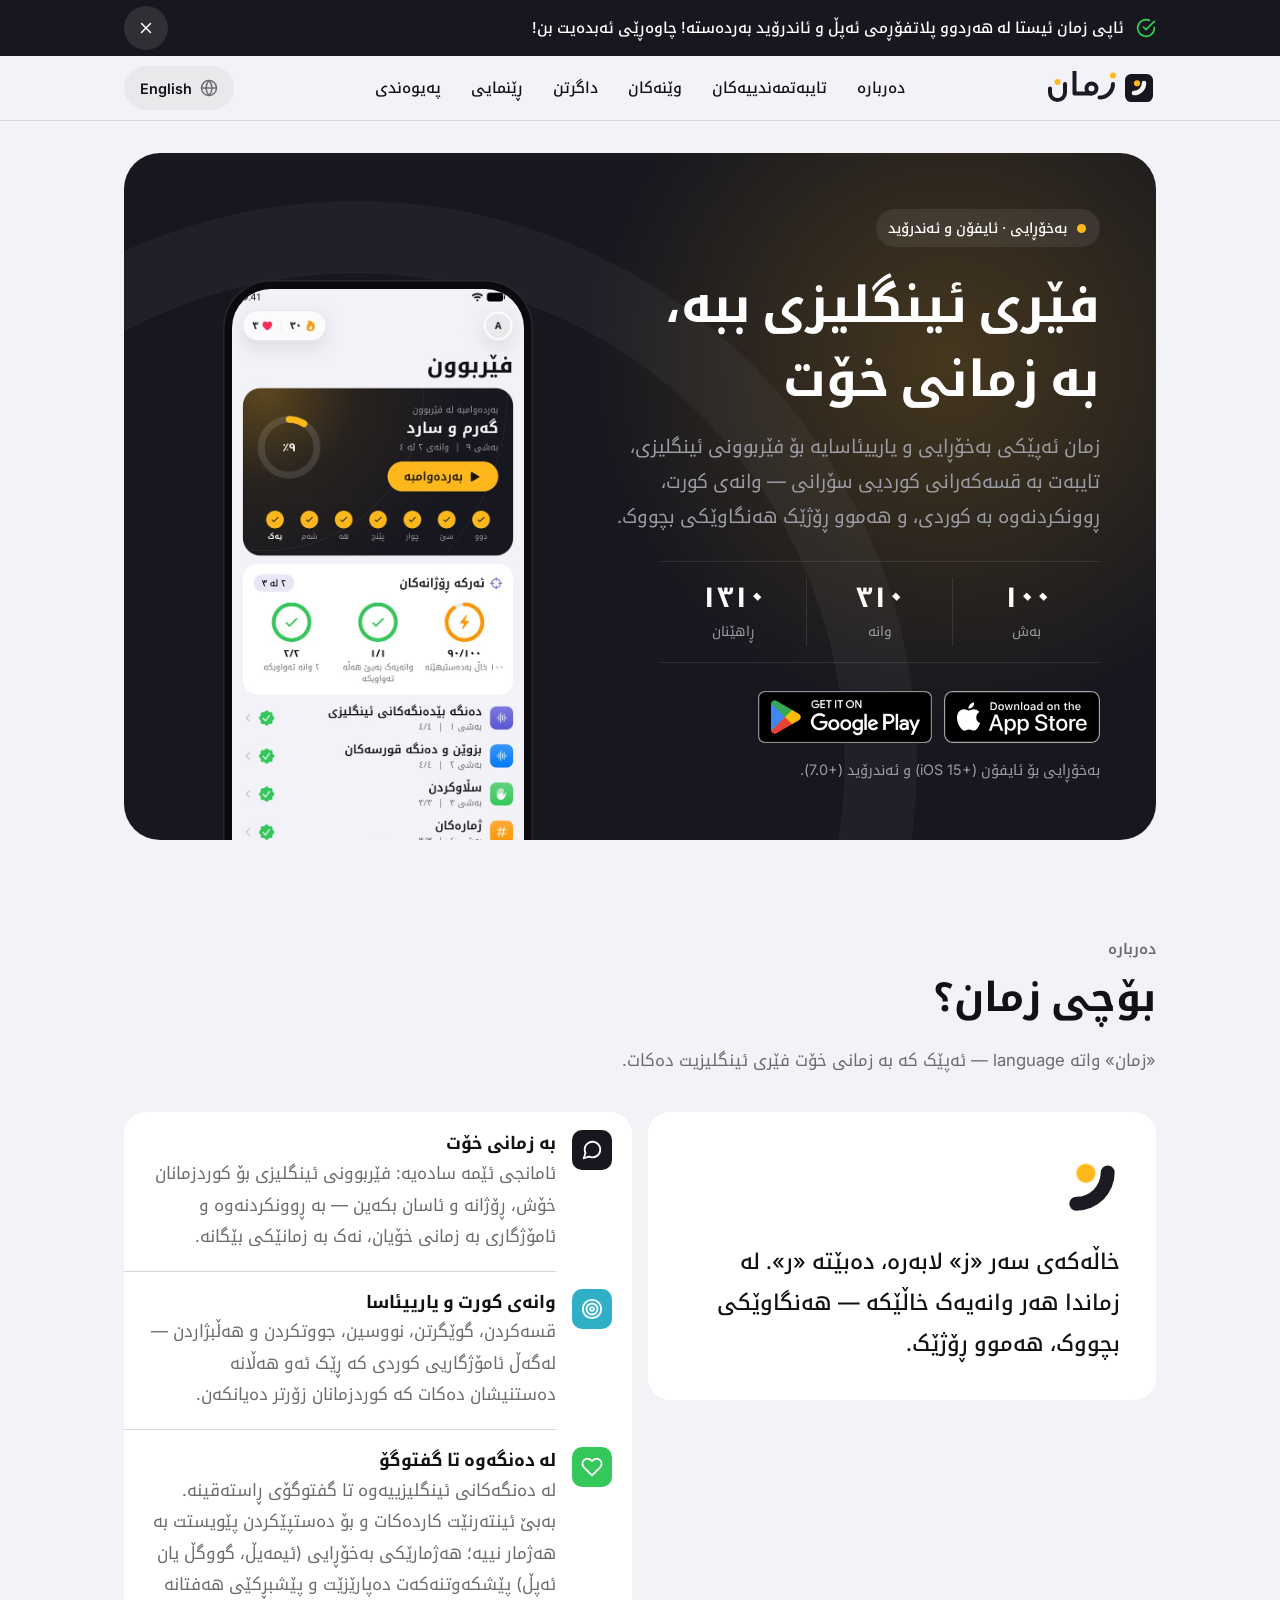
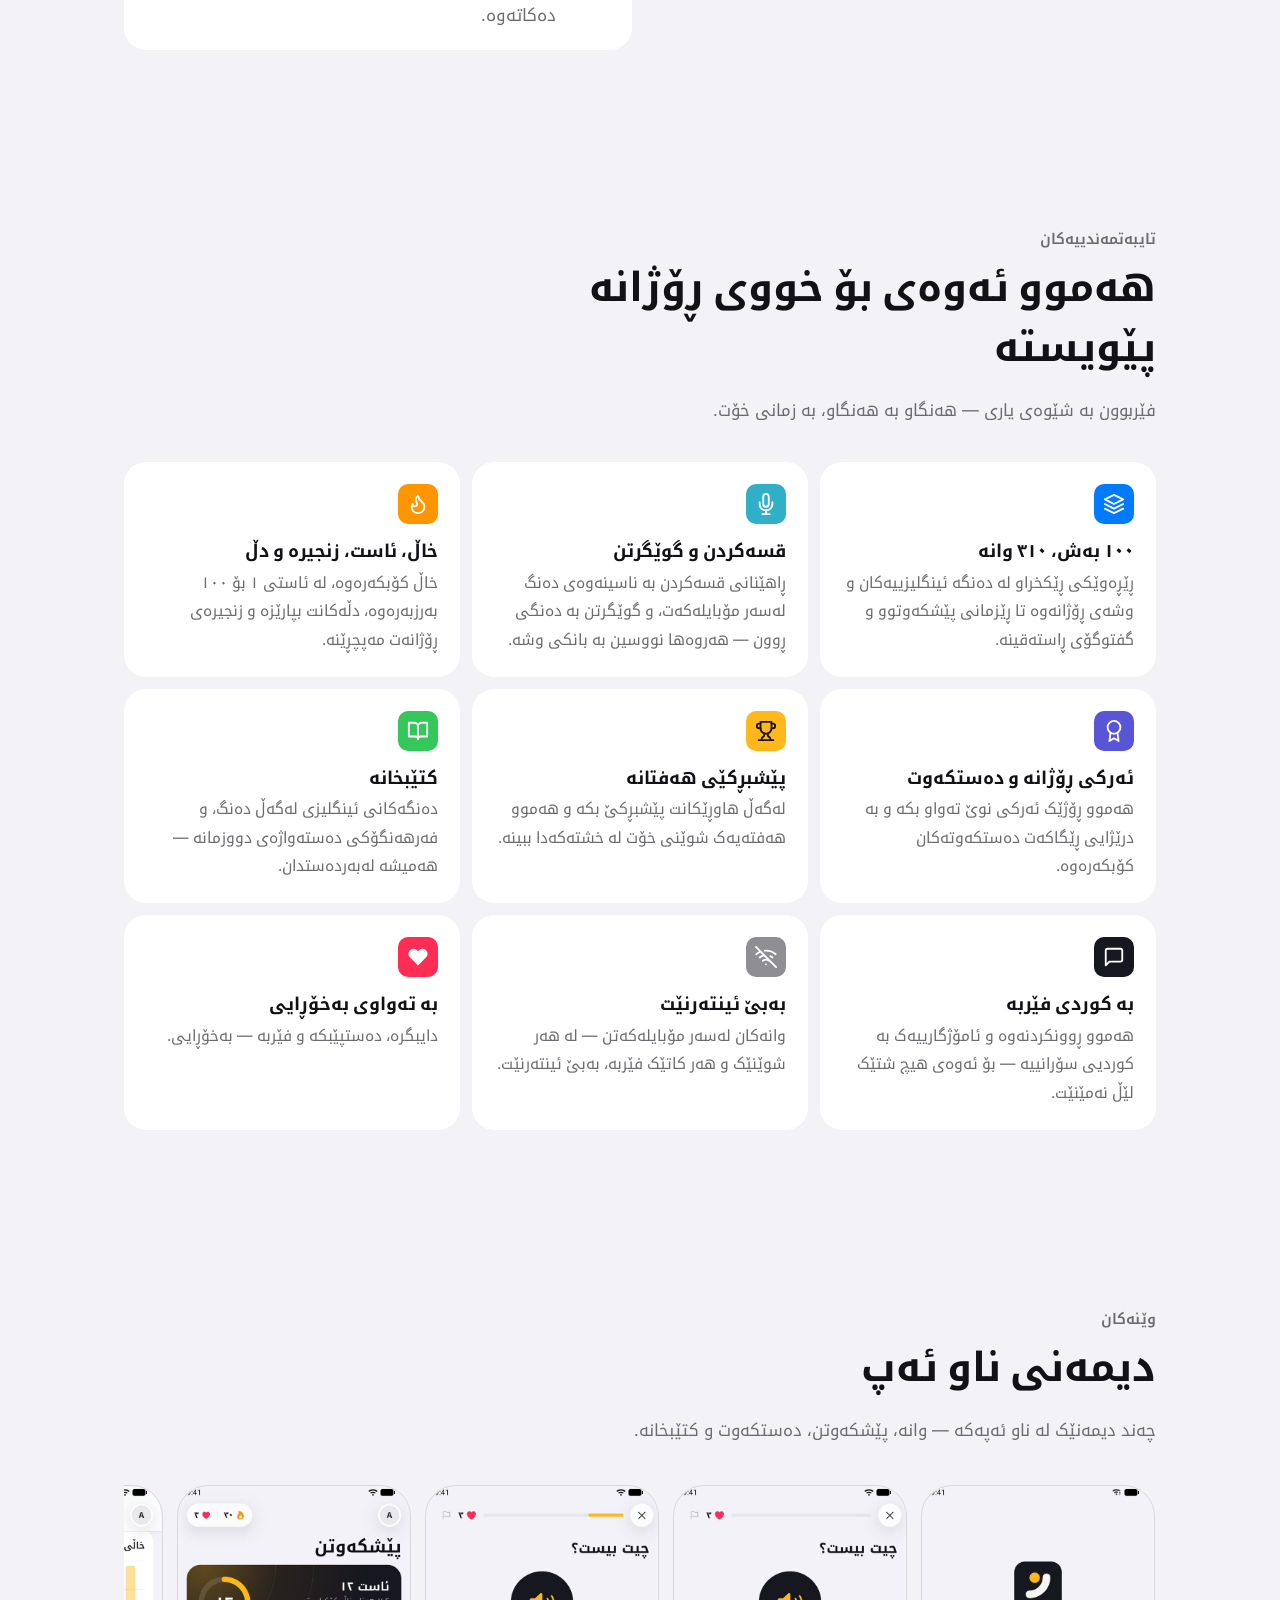
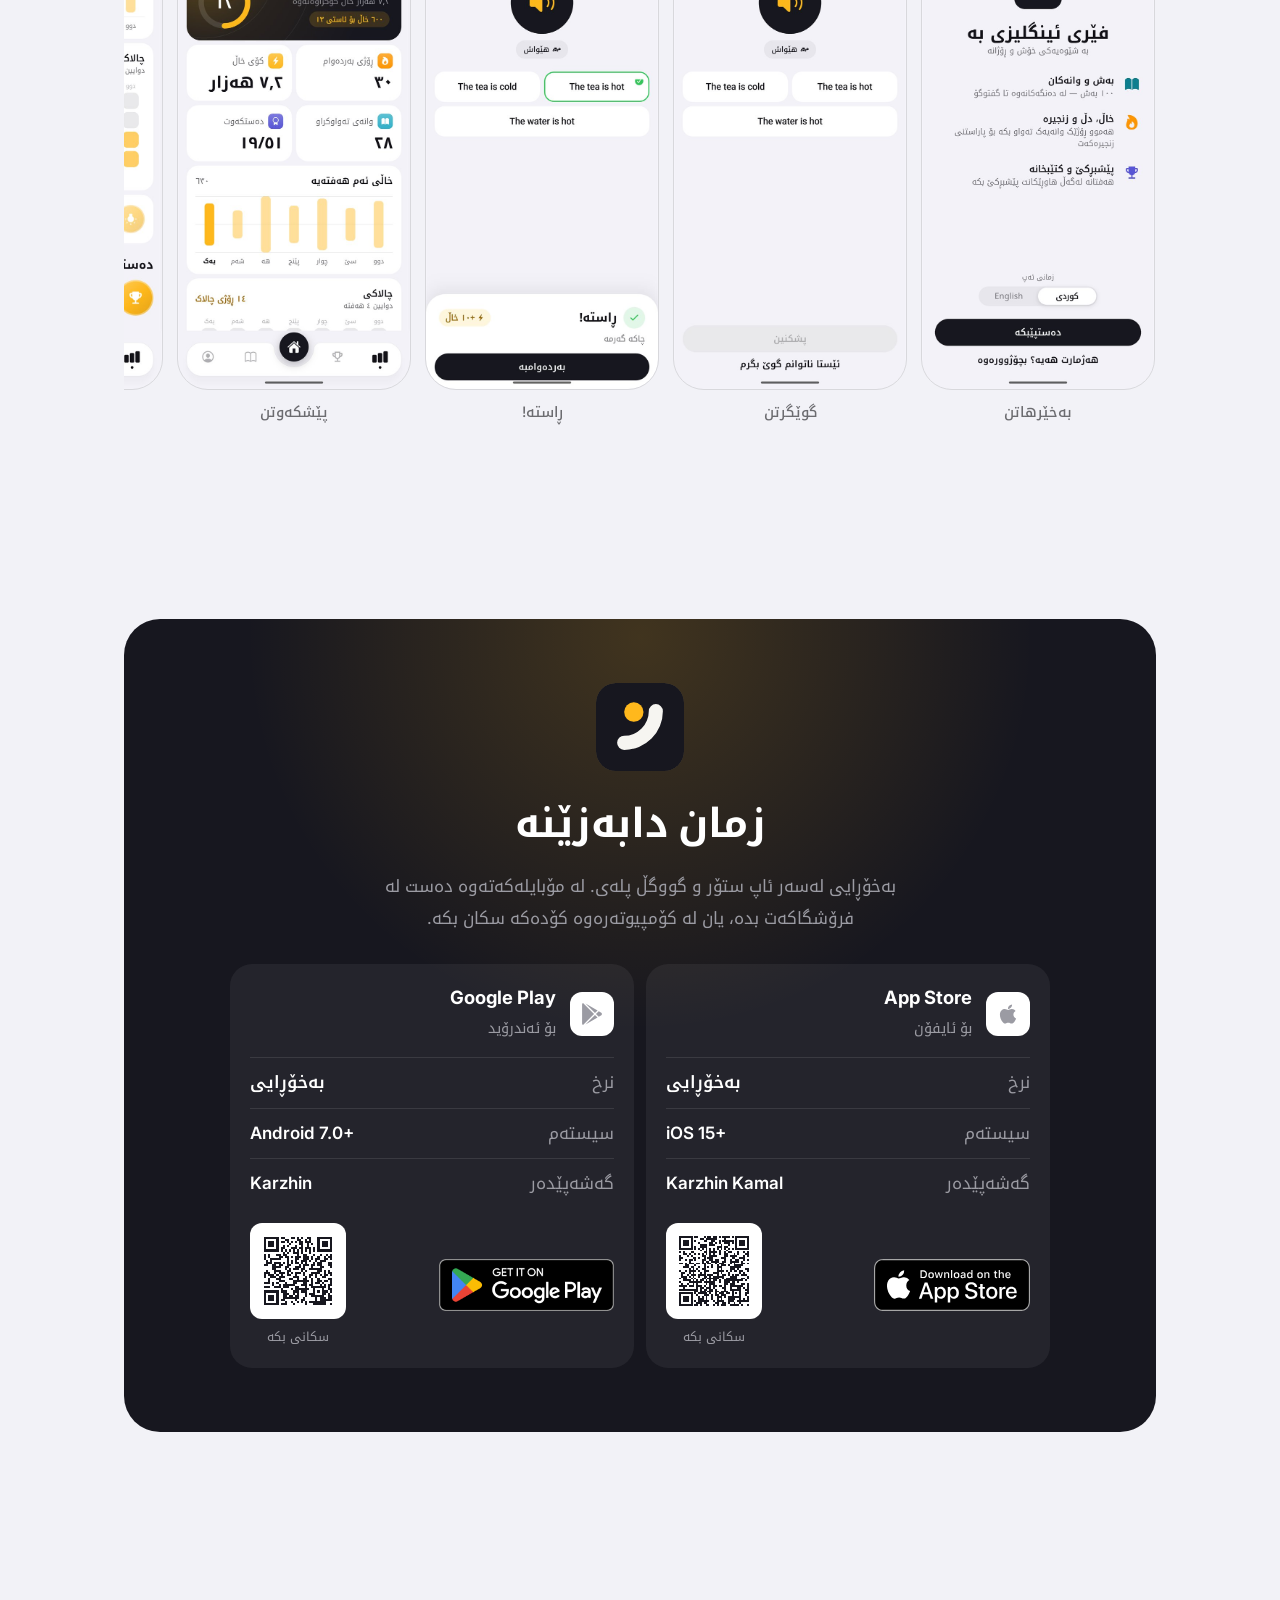
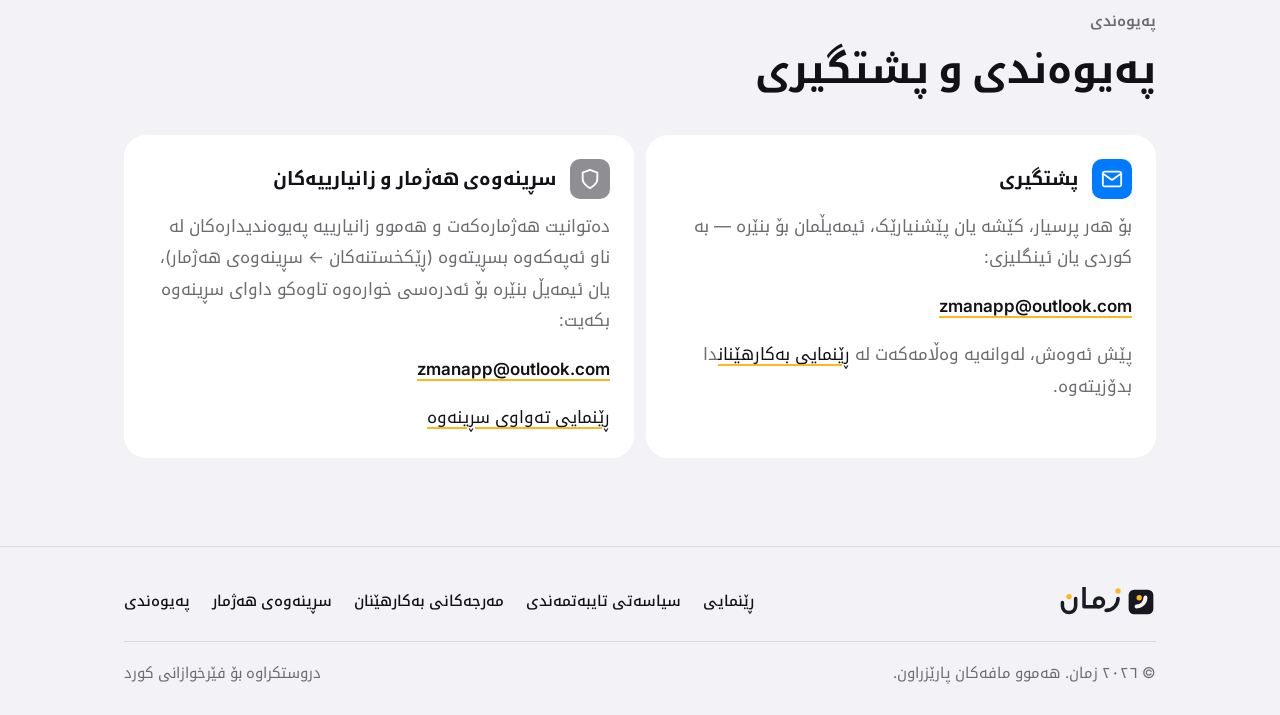
<file: index.html>
<!DOCTYPE html>
<html lang="ckb" dir="rtl">
<head>
  <meta charset="UTF-8">
  <!-- Apply the saved language before first paint to avoid a flash of the wrong direction -->
  <script>
    (function () {
      try {
        if (localStorage.getItem('zman-lang') === 'en') {
          document.documentElement.setAttribute('lang', 'en');
          document.documentElement.setAttribute('dir', 'ltr');
        }
      } catch (e) {}
    })();
  </script>
  <meta name="viewport" content="width=device-width, initial-scale=1, viewport-fit=cover">
  <title>زمان — فێربوونی ئینگلیزی بۆ قسەکەرانی کوردی</title>
  <meta name="description" content="زمان ئەپێکی بەخۆڕایی و یارییئاسایە بۆ فێربوونی ئینگلیزی، تایبەت بە قسەکەرانی کوردیی سۆرانی. ١٠٠ بەش، ٣١٠ وانە، ١٣١٠ ڕاهێنان — بەبێ ئینتەرنێتیش کاردەکات.">
  <meta name="theme-color" content="#F2F2F7" media="(prefers-color-scheme: light)">
  <meta name="theme-color" content="#000000" media="(prefers-color-scheme: dark)">

  <!-- Social preview (og: URLs must be absolute).
       TODO: if you later use a custom domain, update these URLs. -->
  <meta property="og:type" content="website">
  <meta property="og:title" content="ZMAN — Learn English, made for Kurdish speakers">
  <meta property="og:description" content="A free, game-like app that teaches English to Sorani Kurdish speakers. 100 chapters, 310 lessons, 1310 exercises — works offline.">
  <meta property="og:url" content="https://karzhinn.github.io/zman-site/">
  <meta property="og:image" content="https://karzhinn.github.io/zman-site/assets/og.png">
  <meta name="twitter:card" content="summary_large_image">

  <link rel="icon" type="image/svg+xml" href="assets/favicon.svg">
  <link rel="apple-touch-icon" href="assets/apple-touch-icon.png">
  <link rel="preconnect" href="https://fonts.googleapis.com">
  <link rel="preconnect" href="https://fonts.gstatic.com" crossorigin>
  <link href="https://fonts.googleapis.com/css2?family=Inter:wght@400;500;600;700&family=Noto+Kufi+Arabic:wght@400;500;600;700&display=swap" rel="stylesheet">
  <link rel="stylesheet" href="styles.css">
</head>
<body
  data-title-ku="زمان — فێربوونی ئینگلیزی بۆ قسەکەرانی کوردی"
  data-title-en="ZMAN — Learn English, made for Kurdish speakers"
  data-desc-ku="زمان ئەپێکی بەخۆڕایی و یارییئاسایە بۆ فێربوونی ئینگلیزی، تایبەت بە قسەکەرانی کوردیی سۆرانی. ١٠٠ بەش، ٣١٠ وانە، ١٣١٠ ڕاهێنان — بەبێ ئینتەرنێتیش کاردەکات."
  data-desc-en="A free, game-like app that teaches English to Sorani Kurdish speakers. 100 chapters, 310 lessons, 1310 exercises — works offline.">

  <a class="skip-link" href="#main" data-ku="بازدان بۆ ناوەڕۆک" data-en="Skip to content">بازدان بۆ ناوەڕۆک</a>

  <!-- Site-wide alert bar. Content is managed at /admin/ (Sveltia CMS) and lives in content/alerts.json.
       Filled in by script.js; stays hidden when there is no active alert. -->
  <div id="site-alert" class="site-alert" role="region" data-aria-ku="ئاگاداری و ڕاگەیاندن" data-aria-en="Announcements" aria-label="ئاگاداری و ڕاگەیاندن" hidden></div>

  <header class="site-header">
    <div class="container header-inner">
      <a class="brand" href="index.html" data-aria-ku="زمان — پەڕەی سەرەکی" data-aria-en="ZMAN — home" aria-label="زمان — پەڕەی سەرەکی">
        <picture class="logo-ku">
          <source media="(prefers-color-scheme: dark)" srcset="assets/brand/lockup-kurdish-dark.svg">
          <img src="assets/brand/lockup-kurdish-light.svg" alt="" width="111" height="34">
        </picture>
        <picture class="logo-en">
          <source media="(prefers-color-scheme: dark)" srcset="assets/brand/lockup-latin-dark.svg">
          <img src="assets/brand/lockup-latin-light.svg" alt="" width="125" height="34">
        </picture>
      </a>

      <nav id="site-nav" class="site-nav" data-aria-ku="ڕێدۆزی سەرەکی" data-aria-en="Main navigation" aria-label="ڕێدۆزی سەرەکی">
        <a href="#about" data-ku="دەربارە" data-en="About">دەربارە</a>
        <a href="#features" data-ku="تایبەتمەندییەکان" data-en="Features">تایبەتمەندییەکان</a>
        <a href="#screenshots" data-ku="وێنەکان" data-en="Screenshots">وێنەکان</a>
        <a href="#download" data-ku="داگرتن" data-en="Download">داگرتن</a>
        <a href="guide.html" data-ku="ڕێنمایی" data-en="Guide">ڕێنمایی</a>
        <a href="#contact" data-ku="پەیوەندی" data-en="Contact">پەیوەندی</a>
      </nav>

      <div class="header-actions">
        <button class="lang-toggle" type="button" data-aria-ku="گۆڕینی زمان بۆ ئینگلیزی" data-aria-en="Switch language to Kurdish" aria-label="گۆڕینی زمان بۆ ئینگلیزی">
          <svg width="18" height="18" viewBox="0 0 24 24" fill="none" stroke="currentColor" stroke-width="2" stroke-linecap="round" stroke-linejoin="round" aria-hidden="true"><circle cx="12" cy="12" r="10"/><line x1="2" y1="12" x2="22" y2="12"/><path d="M12 2a15.3 15.3 0 0 1 4 10 15.3 15.3 0 0 1-4 10 15.3 15.3 0 0 1-4-10 15.3 15.3 0 0 1 4-10z"/></svg>
          <span class="lang-toggle-label">English</span>
        </button>
        <button class="nav-toggle" type="button" aria-expanded="false" aria-controls="site-nav" data-aria-ku="کردنەوەی مێنیو" data-aria-en="Open menu" aria-label="کردنەوەی مێنیو">
          <svg class="icon-menu" width="22" height="22" viewBox="0 0 24 24" fill="none" stroke="currentColor" stroke-width="2" stroke-linecap="round" aria-hidden="true"><line x1="4" y1="8" x2="20" y2="8"/><line x1="4" y1="16" x2="20" y2="16"/></svg>
          <svg class="icon-close" width="22" height="22" viewBox="0 0 24 24" fill="none" stroke="currentColor" stroke-width="2" stroke-linecap="round" aria-hidden="true"><line x1="18" y1="6" x2="6" y2="18"/><line x1="6" y1="6" x2="18" y2="18"/></svg>
        </button>
      </div>
    </div>
  </header>

  <main id="main">

    <!-- ============================ HERO (the Ink "continue card") ============================ -->
    <section class="hero">
      <div class="container">
        <div class="hero-card">
          <div class="hero-copy">
            <span class="hero-badge">
              <span class="dot" aria-hidden="true"></span>
              <span data-ku="بەخۆڕایی · ئایفۆن و ئەندرۆید" data-en="Free · iPhone &amp; Android">بەخۆڕایی · ئایفۆن و ئەندرۆید</span>
            </span>

            <h1 data-ku="فێری ئینگلیزی ببە، بە زمانی خۆت"
                data-en="Learn English, made for Kurdish speakers">فێری ئینگلیزی ببە، بە زمانی خۆت</h1>

            <p class="hero-sub"
               data-ku="زمان ئەپێکی بەخۆڕایی و یارییئاسایە بۆ فێربوونی ئینگلیزی، تایبەت بە قسەکەرانی کوردیی سۆرانی — وانەی کورت، ڕوونکردنەوە بە کوردی، و هەموو ڕۆژێک هەنگاوێکی بچووک."
               data-en="ZMAN is a free, game-like app that teaches English to Sorani Kurdish speakers — short lessons, explanations in Kurdish, and one small step every day.">زمان ئەپێکی بەخۆڕایی و یارییئاسایە بۆ فێربوونی ئینگلیزی، تایبەت بە قسەکەرانی کوردیی سۆرانی — وانەی کورت، ڕوونکردنەوە بە کوردی، و هەموو ڕۆژێک هەنگاوێکی بچووک.</p>

            <div class="hero-stats" role="list">
              <div class="hero-stat" role="listitem">
                <strong data-ku="١٠٠" data-en="100" data-count="100">١٠٠</strong>
                <span data-ku="بەش" data-en="chapters">بەش</span>
              </div>
              <div class="hero-stat" role="listitem">
                <strong data-ku="٣١٠" data-en="310" data-count="310">٣١٠</strong>
                <span data-ku="وانە" data-en="lessons">وانە</span>
              </div>
              <div class="hero-stat" role="listitem">
                <strong data-ku="١٣١٠" data-en="1310" data-count="1310">١٣١٠</strong>
                <span data-ku="ڕاهێنان" data-en="exercises">ڕاهێنان</span>
              </div>
            </div>

            <!-- Official store badges (Apple & Google brand rules require their artwork). -->
            <div class="store-badges">
              <a class="store-badge" href="https://apps.apple.com/iq/app/zman-%D8%B2%D9%85%D8%A7%D9%86/id6793901317" data-aria-ku="داگرتنی زمان لە ئاپ ستۆر" data-aria-en="Download ZMAN on the App Store" aria-label="داگرتنی زمان لە ئاپ ستۆر">
                <img src="assets/brand/badge-app-store.svg" width="156" height="52" alt="">
              </a>
              <a class="store-badge" href="https://play.google.com/store/apps/details?id=com.kajo.zman" data-aria-ku="داگرتنی زمان لە گووگڵ پلەی" data-aria-en="Get ZMAN on Google Play" aria-label="داگرتنی زمان لە گووگڵ پلەی">
                <img src="assets/brand/badge-google-play.png" width="175" height="52" alt="">
              </a>
            </div>
            <p class="hero-note"
               data-ku="بەخۆڕایی بۆ ئایفۆن (⁦iOS 15+⁩) و ئەندرۆید (⁦7.0+⁩)."
               data-en="Free for iPhone (iOS 15+) and Android (7.0+).">بەخۆڕایی بۆ ئایفۆن (⁦iOS 15+⁩) و ئەندرۆید (⁦7.0+⁩).</p>
          </div>

          <div class="hero-visual">
            <div class="device">
              <picture>
                <source media="(prefers-color-scheme: dark)" srcset="assets/shots/home-dark.jpg">
                <img src="assets/shots/home.jpg" width="640" height="1387" fetchpriority="high"
                     data-alt-ku="پەڕەی سەرەکی ئەپی زمان: کارتی بەردەوامبوون، ئەرکە ڕۆژانەکان و لیستی بەشەکان"
                     data-alt-en="The ZMAN home screen: the continue card, daily quests and the chapter list"
                     alt="پەڕەی سەرەکی ئەپی زمان: کارتی بەردەوامبوون، ئەرکە ڕۆژانەکان و لیستی بەشەکان">
              </picture>
            </div>
          </div>
        </div>
      </div>
    </section>

    <!-- ============================ ABOUT ============================ -->
    <section class="section" id="about">
      <div class="container">
        <div class="section-head reveal">
          <span class="kicker" data-ku="دەربارە" data-en="About">دەربارە</span>
          <h2 data-ku="بۆچی زمان؟" data-en="Why ZMAN?">بۆچی زمان؟</h2>
          <p data-ku="«زمان» واتە language — ئەپێک کە بە زمانی خۆت فێری ئینگلیزیت دەکات."
             data-en="“Zman” means “language” in Kurdish — an app that teaches you English in your own language.">«زمان» واتە language — ئەپێک کە بە زمانی خۆت فێری ئینگلیزیت دەکات.</p>
        </div>

        <div class="about-grid">
          <!-- The brand idea (see the brand guidelines, "one dot makes the name").
               NOTE: new Kurdish copy — awaiting the owner's proofread. -->
          <div class="about-quote reveal">
            <svg class="about-mark" viewBox="18 4 64 78" width="56" height="68" aria-hidden="true">
              <path class="mark-stroke" d="M76,32 A44,44 0 0 1 32,76 A8,8 0 0 1 32,60 A28,28 0 0 0 60,32 A8,8 0 0 1 76,32Z"/>
              <circle class="mark-dot" cx="43" cy="33" r="11"/>
            </svg>
            <p class="about-lead"
               data-ku="خاڵەکەی سەر «ز» لابەرە، دەبێتە «ر». لە زماندا هەر وانەیەک خاڵێکە — هەنگاوێکی بچووک، هەموو ڕۆژێک."
               data-en="Take the dot off «ز» and it becomes «ر». In ZMAN, a dot is a «خاڵ» — the same word as a point. Every lesson earns one: a small step, every day.">خاڵەکەی سەر «ز» لابەرە، دەبێتە «ر». لە زماندا هەر وانەیەک خاڵێکە — هەنگاوێکی بچووک، هەموو ڕۆژێک.</p>
          </div>

          <div class="group reveal">
            <div class="group-row">
              <span class="tile tile-ink" aria-hidden="true">
                <svg viewBox="0 0 24 24" fill="none" stroke="currentColor" stroke-width="2" stroke-linecap="round" stroke-linejoin="round"><path d="M21 11.5a8.38 8.38 0 0 1-.9 3.8 8.5 8.5 0 0 1-7.6 4.7 8.38 8.38 0 0 1-3.8-.9L3 21l1.9-5.7a8.38 8.38 0 0 1-.9-3.8 8.5 8.5 0 0 1 4.7-7.6 8.38 8.38 0 0 1 3.8-.9h.5a8.48 8.48 0 0 1 8 8v.5z"/></svg>
              </span>
              <div>
                <h3 data-ku="بە زمانی خۆت" data-en="In your own language">بە زمانی خۆت</h3>
                <p data-ku="ئامانجی ئێمە سادەیە: فێربوونی ئینگلیزی بۆ کوردزمانان خۆش، ڕۆژانە و ئاسان بکەین — بە ڕوونکردنەوە و ئامۆژگاری بە زمانی خۆیان، نەک بە زمانێکی بێگانە."
                   data-en="Our mission is simple: make learning English fun, daily, and approachable for Kurdish speakers — with explanations and tips in their own language, not in another foreign one.">ئامانجی ئێمە سادەیە: فێربوونی ئینگلیزی بۆ کوردزمانان خۆش، ڕۆژانە و ئاسان بکەین — بە ڕوونکردنەوە و ئامۆژگاری بە زمانی خۆیان، نەک بە زمانێکی بێگانە.</p>
              </div>
            </div>
            <div class="group-row">
              <span class="tile tile-teal" aria-hidden="true">
                <svg viewBox="0 0 24 24" fill="none" stroke="currentColor" stroke-width="2" stroke-linecap="round" stroke-linejoin="round"><circle cx="12" cy="12" r="10"/><circle cx="12" cy="12" r="6"/><circle cx="12" cy="12" r="2"/></svg>
              </span>
              <div>
                <h3 data-ku="وانەی کورت و یارییئاسا" data-en="Short, game-like lessons">وانەی کورت و یارییئاسا</h3>
                <p data-ku="قسەکردن، گوێگرتن، نووسین، جووتکردن و هەڵبژاردن — لەگەڵ ئامۆژگاریی کوردی کە ڕێک ئەو هەڵانە دەستنیشان دەکات کە کوردزمانان زۆرتر دەیانکەن."
                   data-en="Speaking, listening, writing, matching, and multiple choice — plus Kurdish teaching tips that target the exact mistakes Kurdish speakers make most.">قسەکردن، گوێگرتن، نووسین، جووتکردن و هەڵبژاردن — لەگەڵ ئامۆژگاریی کوردی کە ڕێک ئەو هەڵانە دەستنیشان دەکات کە کوردزمانان زۆرتر دەیانکەن.</p>
              </div>
            </div>
            <div class="group-row">
              <span class="tile tile-green" aria-hidden="true">
                <svg viewBox="0 0 24 24" fill="none" stroke="currentColor" stroke-width="2" stroke-linecap="round" stroke-linejoin="round"><path d="M20.84 4.61a5.5 5.5 0 0 0-7.78 0L12 5.67l-1.06-1.06a5.5 5.5 0 0 0-7.78 7.78l1.06 1.06L12 21.23l7.78-7.78 1.06-1.06a5.5 5.5 0 0 0 0-7.78z"/></svg>
              </span>
              <div>
                <h3 data-ku="لە دەنگەوە تا گفتوگۆ" data-en="From sounds to conversation">لە دەنگەوە تا گفتوگۆ</h3>
                <p data-ku="لە دەنگەکانی ئینگلیزییەوە تا گفتوگۆی ڕاستەقینە. بەبێ ئینتەرنێت کاردەکات و بۆ دەستپێکردن پێویستت بە هەژمار نییە؛ هەژمارێکی بەخۆڕایی (ئیمەیڵ، گووگڵ یان ئەپڵ) پێشکەوتنەکەت دەپارێزێت و پێشبڕکێی هەفتانە دەکاتەوە."
                   data-en="From English sounds all the way to real conversations. It works offline and you don’t need an account to start; a free account (email, Google, or Apple) keeps your progress safe and unlocks the weekly leaderboards.">لە دەنگەکانی ئینگلیزییەوە تا گفتوگۆی ڕاستەقینە. بەبێ ئینتەرنێت کاردەکات و بۆ دەستپێکردن پێویستت بە هەژمار نییە؛ هەژمارێکی بەخۆڕایی (ئیمەیڵ، گووگڵ یان ئەپڵ) پێشکەوتنەکەت دەپارێزێت و پێشبڕکێی هەفتانە دەکاتەوە.</p>
              </div>
            </div>
          </div>
        </div>
      </div>
    </section>

    <!-- ============================ FEATURES ============================ -->
    <section class="section" id="features">
      <div class="container">
        <div class="section-head reveal">
          <span class="kicker" data-ku="تایبەتمەندییەکان" data-en="Features">تایبەتمەندییەکان</span>
          <h2 data-ku="هەموو ئەوەی بۆ خووی ڕۆژانە پێویستە" data-en="Everything you need for a daily habit">هەموو ئەوەی بۆ خووی ڕۆژانە پێویستە</h2>
          <p data-ku="فێربوون بە شێوەی یاری — هەنگاو بە هەنگاو، بە زمانی خۆت."
             data-en="Learning that feels like a game — step by step, in your own language.">فێربوون بە شێوەی یاری — هەنگاو بە هەنگاو، بە زمانی خۆت.</p>
        </div>

        <div class="features-grid">
          <article class="feature-card reveal">
            <span class="tile tile-blue" aria-hidden="true">
              <svg viewBox="0 0 24 24" fill="none" stroke="currentColor" stroke-width="2" stroke-linecap="round" stroke-linejoin="round"><path d="M12 2 2 7l10 5 10-5-10-5z"/><path d="M2 12l10 5 10-5"/><path d="M2 17l10 5 10-5"/></svg>
            </span>
            <h3 data-ku="١٠٠ بەش، ٣١٠ وانە" data-en="100 chapters, 310 lessons">١٠٠ بەش، ٣١٠ وانە</h3>
            <p data-ku="ڕێڕەوێکی ڕێکخراو لە دەنگە ئینگلیزییەکان و وشەی ڕۆژانەوە تا ڕێزمانی پێشکەوتوو و گفتوگۆی ڕاستەقینە."
               data-en="A structured path from English sounds and everyday words up to advanced grammar and real conversations.">ڕێڕەوێکی ڕێکخراو لە دەنگە ئینگلیزییەکان و وشەی ڕۆژانەوە تا ڕێزمانی پێشکەوتوو و گفتوگۆی ڕاستەقینە.</p>
          </article>

          <article class="feature-card reveal">
            <span class="tile tile-teal" aria-hidden="true">
              <svg viewBox="0 0 24 24" fill="none" stroke="currentColor" stroke-width="2" stroke-linecap="round" stroke-linejoin="round"><path d="M12 1a3 3 0 0 0-3 3v8a3 3 0 0 0 6 0V4a3 3 0 0 0-3-3z"/><path d="M19 10v2a7 7 0 0 1-14 0v-2"/><line x1="12" y1="19" x2="12" y2="23"/><line x1="8" y1="23" x2="16" y2="23"/></svg>
            </span>
            <h3 data-ku="قسەکردن و گوێگرتن" data-en="Speaking &amp; listening">قسەکردن و گوێگرتن</h3>
            <p data-ku="ڕاهێنانی قسەکردن بە ناسینەوەی دەنگ لەسەر مۆبایلەکەت، و گوێگرتن بە دەنگی ڕوون — هەروەها نووسین بە بانکی وشە."
               data-en="Practice speaking with on-device speech recognition, train your ear with text-to-speech audio, and write with a word bank.">ڕاهێنانی قسەکردن بە ناسینەوەی دەنگ لەسەر مۆبایلەکەت، و گوێگرتن بە دەنگی ڕوون — هەروەها نووسین بە بانکی وشە.</p>
          </article>

          <article class="feature-card reveal">
            <span class="tile tile-orange" aria-hidden="true">
              <svg viewBox="0 0 24 24" fill="none" stroke="currentColor" stroke-width="2" stroke-linecap="round" stroke-linejoin="round"><path d="M8.5 14.5A2.5 2.5 0 0 0 11 12c0-1.38-.5-2-1-3-1.072-2.143-.224-4.054 2-6 .5 2.5 2 4.9 4 6.5 2 1.6 3 3.5 3 5.5a7 7 0 1 1-14 0c0-1.153.433-2.294 1-3a2.5 2.5 0 0 0 2.5 2.5z"/></svg>
            </span>
            <h3 data-ku="خاڵ، ئاست، زنجیرە و دڵ" data-en="XP, levels, streaks &amp; hearts">خاڵ، ئاست، زنجیرە و دڵ</h3>
            <p data-ku="خاڵ کۆبکەرەوە، لە ئاستی ١ بۆ ١٠٠ بەرزبەرەوە، دڵەکانت بپارێزە و زنجیرەی ڕۆژانەت مەپچڕێنە."
               data-en="Earn XP («خاڵ»), climb levels 1–100, protect your hearts, and keep your daily streak alive.">خاڵ کۆبکەرەوە، لە ئاستی ١ بۆ ١٠٠ بەرزبەرەوە، دڵەکانت بپارێزە و زنجیرەی ڕۆژانەت مەپچڕێنە.</p>
          </article>

          <article class="feature-card reveal">
            <span class="tile tile-indigo" aria-hidden="true">
              <svg viewBox="0 0 24 24" fill="none" stroke="currentColor" stroke-width="2" stroke-linecap="round" stroke-linejoin="round"><circle cx="12" cy="8" r="7"/><polyline points="8.21 13.89 7 23 12 20 17 23 15.79 13.88"/></svg>
            </span>
            <h3 data-ku="ئەرکی ڕۆژانە و دەستکەوت" data-en="Daily quests &amp; achievements">ئەرکی ڕۆژانە و دەستکەوت</h3>
            <p data-ku="هەموو ڕۆژێک ئەرکی نوێ تەواو بکە و بە درێژایی ڕێگاکەت دەستکەوتەکان کۆبکەرەوە."
               data-en="Complete fresh quests every day and collect achievements as you grow.">هەموو ڕۆژێک ئەرکی نوێ تەواو بکە و بە درێژایی ڕێگاکەت دەستکەوتەکان کۆبکەرەوە.</p>
          </article>

          <article class="feature-card reveal">
            <span class="tile tile-sun" aria-hidden="true">
              <svg viewBox="0 0 24 24" fill="none" stroke="currentColor" stroke-width="2" stroke-linecap="round" stroke-linejoin="round"><path d="M6 9H4.5a2.5 2.5 0 0 1 0-5H6"/><path d="M18 9h1.5a2.5 2.5 0 0 0 0-5H18"/><path d="M4 22h16"/><path d="M10 14.66V17c0 .55-.47.98-.97 1.21C7.85 18.75 7 20.24 7 22"/><path d="M14 14.66V17c0 .55.47.98.97 1.21C16.15 18.75 17 20.24 17 22"/><path d="M18 2H6v7a6 6 0 0 0 12 0V2Z"/></svg>
            </span>
            <h3 data-ku="پێشبڕکێی هەفتانە" data-en="Weekly leaderboards">پێشبڕکێی هەفتانە</h3>
            <p data-ku="لەگەڵ هاوڕێکانت پێشبڕکێ بکە و هەموو هەفتەیەک شوێنی خۆت لە خشتەکەدا ببینە."
               data-en="Compete with friends and see where you stand on the leaderboard every week.">لەگەڵ هاوڕێکانت پێشبڕکێ بکە و هەموو هەفتەیەک شوێنی خۆت لە خشتەکەدا ببینە.</p>
          </article>

          <article class="feature-card reveal">
            <span class="tile tile-green" aria-hidden="true">
              <svg viewBox="0 0 24 24" fill="none" stroke="currentColor" stroke-width="2" stroke-linecap="round" stroke-linejoin="round"><path d="M2 3h6a4 4 0 0 1 4 4v14a3 3 0 0 0-3-3H2z"/><path d="M22 3h-6a4 4 0 0 0-4 4v14a3 3 0 0 1 3-3h7z"/></svg>
            </span>
            <h3 data-ku="کتێبخانە" data-en="Reference Library">کتێبخانە</h3>
            <p data-ku="دەنگەکانی ئینگلیزی لەگەڵ دەنگ، و فەرهەنگۆکی دەستەواژەی دووزمانە — هەمیشە لەبەردەستدان."
               data-en="English phonetics with audio, plus a bilingual phrasebook — always one tap away.">دەنگەکانی ئینگلیزی لەگەڵ دەنگ، و فەرهەنگۆکی دەستەواژەی دووزمانە — هەمیشە لەبەردەستدان.</p>
          </article>

          <article class="feature-card reveal">
            <span class="tile tile-ink" aria-hidden="true">
              <svg viewBox="0 0 24 24" fill="none" stroke="currentColor" stroke-width="2" stroke-linecap="round" stroke-linejoin="round"><path d="M21 15a2 2 0 0 1-2 2H7l-4 4V5a2 2 0 0 1 2-2h14a2 2 0 0 1 2 2z"/></svg>
            </span>
            <h3 data-ku="بە کوردی فێربە" data-en="Learn in Kurdish">بە کوردی فێربە</h3>
            <p data-ku="هەموو ڕوونکردنەوە و ئامۆژگارییەک بە کوردیی سۆرانییە — بۆ ئەوەی هیچ شتێک لێڵ نەمێنێت."
               data-en="Every explanation and tip is in Sorani Kurdish — so nothing is ever unclear.">هەموو ڕوونکردنەوە و ئامۆژگارییەک بە کوردیی سۆرانییە — بۆ ئەوەی هیچ شتێک لێڵ نەمێنێت.</p>
          </article>

          <article class="feature-card reveal">
            <span class="tile tile-gray" aria-hidden="true">
              <svg viewBox="0 0 24 24" fill="none" stroke="currentColor" stroke-width="2" stroke-linecap="round" stroke-linejoin="round"><line x1="1" y1="1" x2="23" y2="23"/><path d="M16.72 11.06A10.94 10.94 0 0 1 19 12.55"/><path d="M5 12.55a10.94 10.94 0 0 1 5.17-2.39"/><path d="M10.71 5.05A16 16 0 0 1 22.58 9"/><path d="M1.42 9a15.91 15.91 0 0 1 4.7-2.88"/><path d="M8.53 16.11a6 6 0 0 1 6.95 0"/><line x1="12" y1="20" x2="12.01" y2="20"/></svg>
            </span>
            <h3 data-ku="بەبێ ئینتەرنێت" data-en="Works offline">بەبێ ئینتەرنێت</h3>
            <p data-ku="وانەکان لەسەر مۆبایلەکەتن — لە هەر شوێنێک و هەر کاتێک فێربە، بەبێ ئینتەرنێت."
               data-en="Lessons live on your phone — learn anywhere, anytime, no internet needed.">وانەکان لەسەر مۆبایلەکەتن — لە هەر شوێنێک و هەر کاتێک فێربە، بەبێ ئینتەرنێت.</p>
          </article>

          <article class="feature-card reveal">
            <span class="tile tile-pink" aria-hidden="true">
              <svg viewBox="0 0 24 24" fill="currentColor" stroke="none"><path d="M20.84 4.61a5.5 5.5 0 0 0-7.78 0L12 5.67l-1.06-1.06a5.5 5.5 0 0 0-7.78 7.78l1.06 1.06L12 21.23l7.78-7.78 1.06-1.06a5.5 5.5 0 0 0 0-7.78z"/></svg>
            </span>
            <h3 data-ku="بە تەواوی بەخۆڕایی" data-en="Completely free">بە تەواوی بەخۆڕایی</h3>
            <p data-ku="دایبگرە، دەستپێبکە و فێربە — بەخۆڕایی."
               data-en="Download it, start, and learn — for free.">دایبگرە، دەستپێبکە و فێربە — بەخۆڕایی.</p>
          </article>
        </div>
      </div>
    </section>

    <!-- ============================ SCREENSHOTS ============================ -->
    <!-- Real v2 app screens (from ZMANX-main/store_assets/screenshots/appstore_1179x2556),
         resized to 640 px wide JPEGs in assets/shots/. -->
    <section class="section" id="screenshots">
      <div class="container">
        <div class="section-head reveal">
          <span class="kicker" data-ku="وێنەکان" data-en="Screenshots">وێنەکان</span>
          <h2 data-ku="دیمەنی ناو ئەپ" data-en="Inside the app">دیمەنی ناو ئەپ</h2>
          <p data-ku="چەند دیمەنێک لە ناو ئەپەکە — وانە، پێشکەوتن، دەستکەوت و کتێبخانە."
             data-en="Real screens from the app — lessons, progress, achievements, and the Library.">چەند دیمەنێک لە ناو ئەپەکە — وانە، پێشکەوتن، دەستکەوت و کتێبخانە.</p>
        </div>

        <div class="shots-row" tabindex="0" data-aria-ku="وێنەکانی ئەپ" data-aria-en="App screenshots" aria-label="وێنەکانی ئەپ">
          <figure class="reveal">
            <img src="assets/shots/welcome.jpg" width="640" height="1387" loading="lazy"
                 data-alt-ku="پەڕەی بەخێرهاتن: لۆگۆی زمان، کورتەی تایبەتمەندییەکان و هەڵبژاردنی زمان"
                 data-alt-en="The welcome screen: the ZMAN logo, a feature summary and the language picker"
                 alt="پەڕەی بەخێرهاتن: لۆگۆی زمان، کورتەی تایبەتمەندییەکان و هەڵبژاردنی زمان">
            <figcaption data-ku="بەخێرهاتن" data-en="Welcome">بەخێرهاتن</figcaption>
          </figure>
          <figure class="reveal">
            <img src="assets/shots/lesson.jpg" width="640" height="1387" loading="lazy"
                 data-alt-ku="ڕاهێنانی گوێگرتن: دوگمەی دەنگ و سێ وەڵام بۆ هەڵبژاردن"
                 data-alt-en="A listening exercise: the audio button and three answers to choose from"
                 alt="ڕاهێنانی گوێگرتن: دوگمەی دەنگ و سێ وەڵام بۆ هەڵبژاردن">
            <figcaption data-ku="گوێگرتن" data-en="Listening">گوێگرتن</figcaption>
          </figure>
          <figure class="reveal">
            <img src="assets/shots/correct.jpg" width="640" height="1387" loading="lazy"
                 data-alt-ku="وەڵامی ڕاست بە سەوز دیارکراوە و ١٠ خاڵ بەدەستهاتووە"
                 data-alt-en="A correct answer marked in green, earning 10 points"
                 alt="وەڵامی ڕاست بە سەوز دیارکراوە و ١٠ خاڵ بەدەستهاتووە">
            <figcaption data-ku="ڕاستە!" data-en="Correct!">ڕاستە!</figcaption>
          </figure>
          <figure class="reveal">
            <img src="assets/shots/progress.jpg" width="640" height="1387" loading="lazy"
                 data-alt-ku="پەڕەی پێشکەوتن: ئاست، کۆی خاڵ، زنجیرە و خاڵی ئەم هەفتەیە"
                 data-alt-en="The progress screen: level, total XP, streak and this week’s points"
                 alt="پەڕەی پێشکەوتن: ئاست، کۆی خاڵ، زنجیرە و خاڵی ئەم هەفتەیە">
            <figcaption data-ku="پێشکەوتن" data-en="Progress">پێشکەوتن</figcaption>
          </figure>
          <figure class="reveal">
            <img src="assets/shots/badges.jpg" width="640" height="1387" loading="lazy"
                 data-alt-ku="چالاکیی ڕۆژانە و دەستکەوتەکان"
                 data-alt-en="Daily activity and achievements"
                 alt="چالاکیی ڕۆژانە و دەستکەوتەکان">
            <figcaption data-ku="دەستکەوتەکان" data-en="Achievements">دەستکەوتەکان</figcaption>
          </figure>
          <figure class="reveal">
            <img src="assets/shots/library.jpg" width="640" height="1387" loading="lazy"
                 data-alt-ku="کتێبخانە: کارتەکانی فۆنەتیک و بەشەکانی گفتوگۆ"
                 data-alt-en="The Library: phonetics cards and conversation categories"
                 alt="کتێبخانە: کارتەکانی فۆنەتیک و بەشەکانی گفتوگۆ">
            <figcaption data-ku="کتێبخانە" data-en="Library">کتێبخانە</figcaption>
          </figure>
          <figure class="reveal">
            <img src="assets/shots/phrasebook.jpg" width="640" height="1387" loading="lazy"
                 data-alt-ku="فەرهەنگۆکی دەستەواژە: ڕستەی ئینگلیزی لەگەڵ واتای کوردی و دەنگ"
                 data-alt-en="The phrasebook: English phrases with Kurdish meanings and audio"
                 alt="فەرهەنگۆکی دەستەواژە: ڕستەی ئینگلیزی لەگەڵ واتای کوردی و دەنگ">
            <figcaption data-ku="گفتوگۆکان" data-en="Phrasebook">گفتوگۆکان</figcaption>
          </figure>
          <figure class="reveal">
            <img src="assets/shots/home-dark.jpg" width="640" height="1387" loading="lazy"
                 data-alt-ku="پەڕەی سەرەکی لە دۆخی تاریکدا"
                 data-alt-en="The home screen in dark mode"
                 alt="پەڕەی سەرەکی لە دۆخی تاریکدا">
            <figcaption data-ku="دۆخی تاریک" data-en="Dark mode">دۆخی تاریک</figcaption>
          </figure>
        </div>
      </div>
    </section>

    <!-- ============================ DOWNLOAD · STORE LISTINGS ============================ -->
    <!-- Facts shown are only the stable ones from the live listings (price, OS minimum,
         developer name as each store shows it). QR codes: assets/brand/qr-*.svg, generated with
         `npx qrcode -t svg -e M -m 1 -d 17171FFF -l FFFFFFFF` — regenerate if a store URL changes. -->
    <section class="section" id="download">
      <div class="container">
        <div class="download-card reveal">
          <img class="app-icon" src="assets/brand/app-icon.svg" width="88" height="88"
               data-alt-ku="ئایکۆنی ئەپی زمان" data-alt-en="ZMAN app icon" alt="ئایکۆنی ئەپی زمان">
          <h2 data-ku="زمان دابەزێنە" data-en="Get ZMAN">زمان دابەزێنە</h2>
          <p data-ku="بەخۆڕایی لەسەر ئاپ ستۆر و گووگڵ پلەی. لە مۆبایلەکەتەوە دەست لە فرۆشگاکەت بدە، یان لە کۆمپیوتەرەوە کۆدەکە سکان بکە."
             data-en="Free on the App Store and Google Play. Tap your store on your phone, or scan the code from your computer.">بەخۆڕایی لەسەر ئاپ ستۆر و گووگڵ پلەی. لە مۆبایلەکەتەوە دەست لە فرۆشگاکەت بدە، یان لە کۆمپیوتەرەوە کۆدەکە سکان بکە.</p>

          <div class="stores">
            <article class="store-card">
              <div class="store-head">
                <span class="store-glyph"><svg viewBox="0 0 384 512" fill="currentColor" aria-hidden="true"><path d="M318.7 268.7c-.2-36.7 16.4-64.4 50-84.8-18.8-26.9-47.2-41.7-84.7-44.6-35.5-2.8-74.3 20.7-88.5 20.7-15 0-49.4-19.7-76.4-19.7C63.3 141.2 4 184.8 4 273.5q0 39.3 14.4 81.2c12.8 36.7 59 126.7 107.2 125.2 25.2-.6 43-17.9 75.8-17.9 31.8 0 48.3 17.9 76.4 17.9 48.6-.7 90.4-82.5 102.6-119.3-65.2-30.7-61.7-90-61.7-91.9zm-56.6-164.2c27.3-32.4 24.8-61.9 24-72.5-24.1 1.4-52 16.4-67.9 34.9-17.5 19.8-27.8 44.3-25.6 71.9 26.1 2 49.9-11.4 69.5-34.3z"/></svg></span>
                <div>
                  <h3>App Store</h3>
                  <span data-ku="بۆ ئایفۆن" data-en="For iPhone">بۆ ئایفۆن</span>
                </div>
              </div>
              <dl class="store-facts">
                <div><dt data-ku="نرخ" data-en="Price">نرخ</dt><dd data-ku="بەخۆڕایی" data-en="Free">بەخۆڕایی</dd></div>
                <div><dt data-ku="سیستەم" data-en="Requires">سیستەم</dt><dd><span class="ltr">iOS 15+</span></dd></div>
                <div><dt data-ku="گەشەپێدەر" data-en="Developer">گەشەپێدەر</dt><dd><span class="ltr">Karzhin Kamal</span></dd></div>
              </dl>
              <div class="store-cta">
                <a class="store-badge" href="https://apps.apple.com/iq/app/zman-%D8%B2%D9%85%D8%A7%D9%86/id6793901317" data-aria-ku="داگرتنی زمان لە ئاپ ستۆر" data-aria-en="Download ZMAN on the App Store" aria-label="داگرتنی زمان لە ئاپ ستۆر">
                  <img src="assets/brand/badge-app-store.svg" width="156" height="52" alt="">
                </a>
                <figure class="store-qr">
                  <img src="assets/brand/qr-app-store.svg" width="96" height="96" loading="lazy"
                       data-alt-ku="کۆدی QR بۆ ئاپ ستۆر" data-alt-en="QR code for the App Store listing" alt="کۆدی QR بۆ ئاپ ستۆر">
                  <figcaption data-ku="سکانی بکە" data-en="Scan me">سکانی بکە</figcaption>
                </figure>
              </div>
            </article>
            <article class="store-card">
              <div class="store-head">
                <span class="store-glyph"><svg viewBox="0 0 512 512" fill="currentColor" aria-hidden="true"><path d="M325.3 234.3L104.6 13l280.8 161.2-60.1 60.1zM47 0C34 6.8 25.3 19.2 25.3 35.3v441.3c0 16.1 8.7 28.5 21.7 35.3l256.6-256L47 0zm425.2 225.6l-58.9-34.1-65.7 64.5 65.7 64.5 60.1-34.1c18-14.3 18-46.5-1.2-60.8zM104.6 499l280.8-161.2-60.1-60.1L104.6 499z"/></svg></span>
                <div>
                  <h3>Google Play</h3>
                  <span data-ku="بۆ ئەندرۆید" data-en="For Android">بۆ ئەندرۆید</span>
                </div>
              </div>
              <dl class="store-facts">
                <div><dt data-ku="نرخ" data-en="Price">نرخ</dt><dd data-ku="بەخۆڕایی" data-en="Free">بەخۆڕایی</dd></div>
                <div><dt data-ku="سیستەم" data-en="Requires">سیستەم</dt><dd><span class="ltr">Android 7.0+</span></dd></div>
                <div><dt data-ku="گەشەپێدەر" data-en="Developer">گەشەپێدەر</dt><dd><span class="ltr">Karzhin</span></dd></div>
              </dl>
              <div class="store-cta">
                <a class="store-badge" href="https://play.google.com/store/apps/details?id=com.kajo.zman" data-aria-ku="داگرتنی زمان لە گووگڵ پلەی" data-aria-en="Get ZMAN on Google Play" aria-label="داگرتنی زمان لە گووگڵ پلەی">
                  <img src="assets/brand/badge-google-play.png" width="175" height="52" alt="">
                </a>
                <figure class="store-qr">
                  <img src="assets/brand/qr-google-play.svg" width="96" height="96" loading="lazy"
                       data-alt-ku="کۆدی QR بۆ گووگڵ پلەی" data-alt-en="QR code for the Google Play listing" alt="کۆدی QR بۆ گووگڵ پلەی">
                  <figcaption data-ku="سکانی بکە" data-en="Scan me">سکانی بکە</figcaption>
                </figure>
              </div>
            </article>
          </div>
        </div>
      </div>
    </section>

    <!-- ============================ CONTACT ============================ -->
    <section class="section" id="contact">
      <div class="container">
        <div class="section-head reveal">
          <span class="kicker" data-ku="پەیوەندی" data-en="Contact">پەیوەندی</span>
          <h2 data-ku="پەیوەندی و پشتگیری" data-en="Contact &amp; support">پەیوەندی و پشتگیری</h2>
        </div>

        <div class="contact-grid">
          <div class="contact-card reveal">
            <h3>
              <span class="tile tile-blue" aria-hidden="true">
                <svg viewBox="0 0 24 24" fill="none" stroke="currentColor" stroke-width="2" stroke-linecap="round" stroke-linejoin="round"><path d="M4 4h16c1.1 0 2 .9 2 2v12c0 1.1-.9 2-2 2H4c-1.1 0-2-.9-2-2V6c0-1.1.9-2 2-2z"/><polyline points="22,6 12,13 2,6"/></svg>
              </span>
              <span data-ku="پشتگیری" data-en="Support">پشتگیری</span>
            </h3>
            <p data-ku="بۆ هەر پرسیار، کێشە یان پێشنیارێک، ئیمەیڵمان بۆ بنێرە — بە کوردی یان ئینگلیزی:"
               data-en="For any question, problem, or suggestion, email us — in Kurdish or English:">بۆ هەر پرسیار، کێشە یان پێشنیارێک، ئیمەیڵمان بۆ بنێرە — بە کوردی یان ئینگلیزی:</p>
            <p><a class="email-link" href="mailto:zmanapp@outlook.com">zmanapp@outlook.com</a></p>
            <p>
              <span data-ku="پێش ئەوەش، لەوانەیە وەڵامەکەت لە "
                    data-en="Before that, you may find your answer in the ">پێش ئەوەش، لەوانەیە وەڵامەکەت لە </span><a href="guide.html" data-ku="ڕێنمایی بەکارهێنان" data-en="user guide">ڕێنمایی بەکارهێنان</a><span data-ku="دا بدۆزیتەوە." data-en=".">دا بدۆزیتەوە.</span>
            </p>
          </div>

          <div class="contact-card reveal">
            <h3>
              <span class="tile tile-gray" aria-hidden="true">
                <svg viewBox="0 0 24 24" fill="none" stroke="currentColor" stroke-width="2" stroke-linecap="round" stroke-linejoin="round"><path d="M12 22s8-4 8-10V5l-8-3-8 3v7c0 6 8 10 8 10z"/></svg>
              </span>
              <span data-ku="سڕینەوەی هەژمار و زانیارییەکان" data-en="Account &amp; data deletion">سڕینەوەی هەژمار و زانیارییەکان</span>
            </h3>
            <p data-ku="دەتوانیت هەژمارەکەت و هەموو زانیارییە پەیوەندیدارەکان لە ناو ئەپەکەوە بسڕیتەوە (ڕێکخستنەکان ← سڕینەوەی هەژمار)، یان ئیمەیڵ بنێرە بۆ ئەدرەسی خوارەوە تاوەکو داوای سڕینەوە بکەیت:"
               data-en="You can delete your account and all associated data inside the app (Settings → Delete account), or email the address below to request deletion:">دەتوانیت هەژمارەکەت و هەموو زانیارییە پەیوەندیدارەکان لە ناو ئەپەکەوە بسڕیتەوە (ڕێکخستنەکان ← سڕینەوەی هەژمار)، یان ئیمەیڵ بنێرە بۆ ئەدرەسی خوارەوە تاوەکو داوای سڕینەوە بکەیت:</p>
            <p><a class="email-link" href="mailto:zmanapp@outlook.com?subject=ZMAN%20%E2%80%94%20Account%20deletion%20request">zmanapp@outlook.com</a></p>
            <p><a href="delete-account.html" data-ku="ڕێنمایی تەواوی سڕینەوە" data-en="Full deletion instructions">ڕێنمایی تەواوی سڕینەوە</a></p>
          </div>
        </div>
      </div>
    </section>
  </main>

  <!-- ============================ FOOTER ============================ -->
  <footer class="site-footer">
    <div class="container">
      <div class="footer-inner">
        <div class="footer-brand">
          <picture class="logo-ku">
            <source media="(prefers-color-scheme: dark)" srcset="assets/brand/lockup-kurdish-dark.svg">
            <img src="assets/brand/lockup-kurdish-light.svg" width="98" height="30" data-alt-ku="زمان" data-alt-en="ZMAN" alt="زمان">
          </picture>
          <picture class="logo-en">
            <source media="(prefers-color-scheme: dark)" srcset="assets/brand/lockup-latin-dark.svg">
            <img src="assets/brand/lockup-latin-light.svg" width="110" height="30" data-alt-ku="زمان" data-alt-en="ZMAN" alt="ZMAN">
          </picture>
        </div>
        <nav class="footer-nav" data-aria-ku="بەستەرەکانی خوارەوە" data-aria-en="Footer links" aria-label="بەستەرەکانی خوارەوە">
          <a href="guide.html" data-ku="ڕێنمایی" data-en="Guide">ڕێنمایی</a>
          <a href="privacy.html" data-ku="سیاسەتی تایبەتمەندی" data-en="Privacy Policy">سیاسەتی تایبەتمەندی</a>
          <a href="terms.html" data-ku="مەرجەکانی بەکارهێنان" data-en="Terms of Service">مەرجەکانی بەکارهێنان</a>
          <a href="delete-account.html" data-ku="سڕینەوەی هەژمار" data-en="Delete account">سڕینەوەی هەژمار</a>
          <a href="mailto:zmanapp@outlook.com" data-ku="پەیوەندی" data-en="Contact">پەیوەندی</a>
        </nav>
      </div>
      <div class="footer-meta">
        <span data-ku="© ٢٠٢٦ زمان. هەموو مافەکان پارێزراون."
              data-en="© 2026 ZMAN. All rights reserved.">© ٢٠٢٦ زمان. هەموو مافەکان پارێزراون.</span>
        <span data-ku="دروستکراوە بۆ فێرخوازانی کورد"
              data-en="Made for Kurdish learners">دروستکراوە بۆ فێرخوازانی کورد</span>
      </div>
    </div>
  </footer>

  <script src="script.js" defer></script>
</body>
</html>
</file>
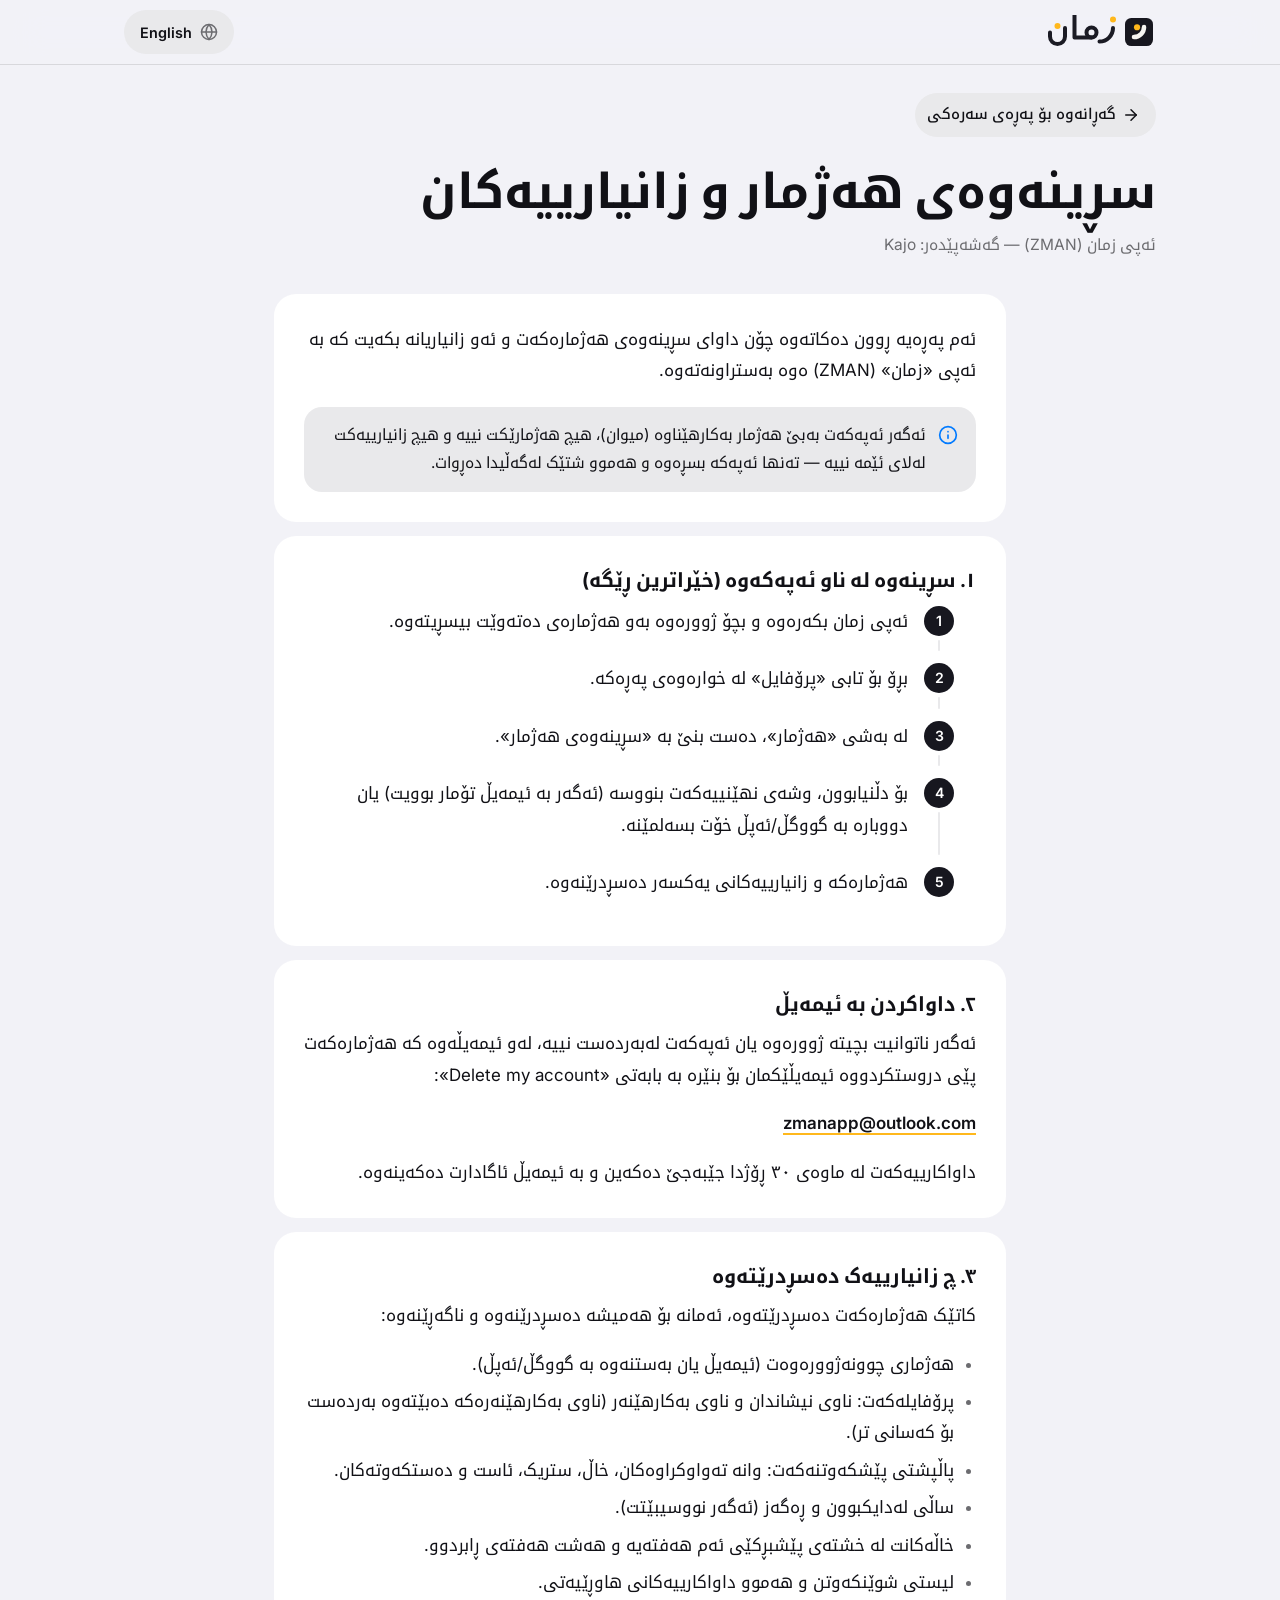
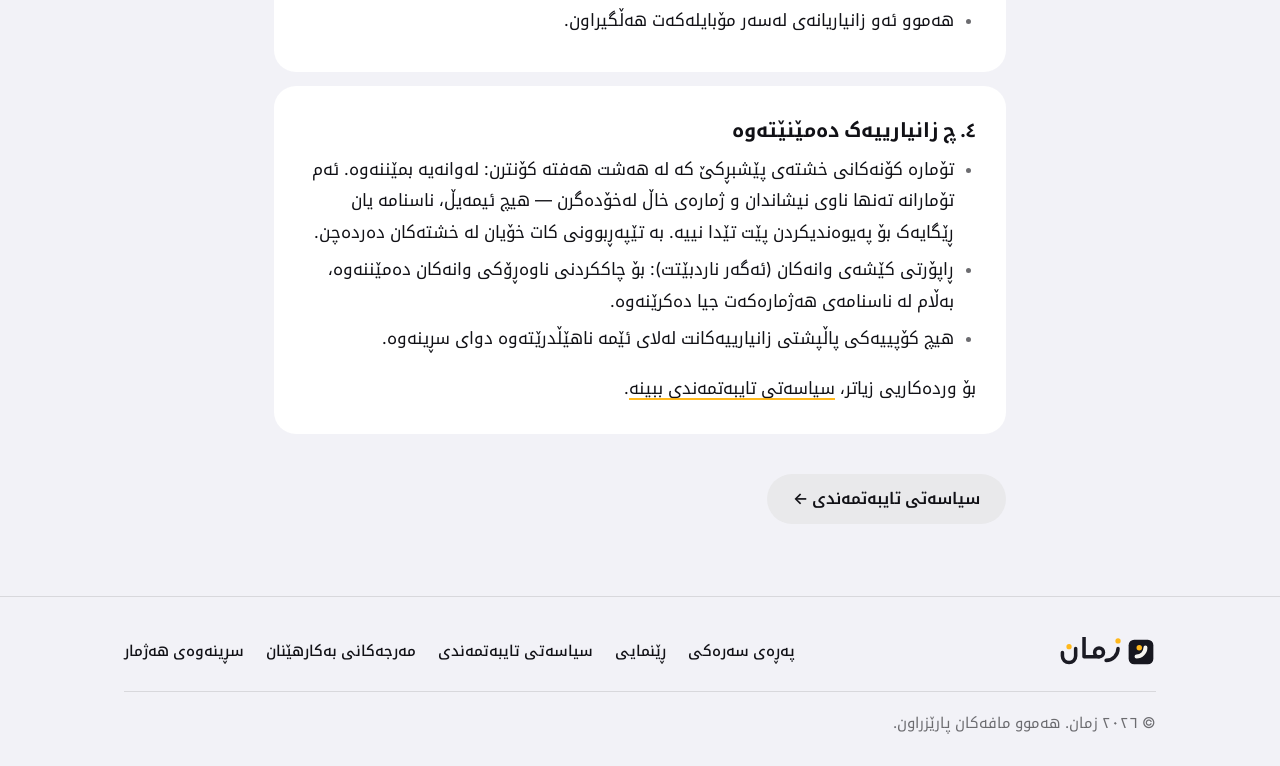
<file: delete-account.html>
<!DOCTYPE html>
<html lang="ckb" dir="rtl">
<head>
  <meta charset="UTF-8">
  <script>
    (function () {
      try {
        if (localStorage.getItem('zman-lang') === 'en') {
          document.documentElement.setAttribute('lang', 'en');
          document.documentElement.setAttribute('dir', 'ltr');
        }
      } catch (e) {}
    })();
  </script>
  <meta name="viewport" content="width=device-width, initial-scale=1">
  <title>سڕینەوەی هەژمار — زمان</title>
  <meta name="description" content="چۆن هەژمار و زانیارییەکانت لە ئەپی زمان بسڕیتەوە.">
  <meta name="robots" content="index,follow">
  <link rel="icon" type="image/svg+xml" href="assets/favicon.svg">
  <link rel="apple-touch-icon" href="assets/apple-touch-icon.png">
  <meta name="theme-color" content="#F2F2F7" media="(prefers-color-scheme: light)">
  <meta name="theme-color" content="#000000" media="(prefers-color-scheme: dark)">
  <link rel="preconnect" href="https://fonts.googleapis.com">
  <link rel="preconnect" href="https://fonts.gstatic.com" crossorigin>
  <link href="https://fonts.googleapis.com/css2?family=Inter:wght@400;500;600;700&family=Noto+Kufi+Arabic:wght@400;500;600;700&display=swap" rel="stylesheet">
  <link rel="stylesheet" href="styles.css">
</head>
<body
  data-title-ku="سڕینەوەی هەژمار — زمان"
  data-title-en="Delete your account — ZMAN"
  data-desc-ku="چۆن هەژمار و زانیارییەکانت لە ئەپی زمان بسڕیتەوە."
  data-desc-en="How to delete your ZMAN account and associated data.">

  <a class="skip-link" href="#main" data-ku="بازدان بۆ ناوەڕۆک" data-en="Skip to content">بازدان بۆ ناوەڕۆک</a>

  <header class="site-header">
    <div class="container header-inner">
      <a class="brand" href="index.html" data-aria-ku="زمان — پەڕەی سەرەکی" data-aria-en="ZMAN — home" aria-label="زمان — پەڕەی سەرەکی">
        <picture class="logo-ku">
          <source media="(prefers-color-scheme: dark)" srcset="assets/brand/lockup-kurdish-dark.svg">
          <img src="assets/brand/lockup-kurdish-light.svg" alt="" width="111" height="34">
        </picture>
        <picture class="logo-en">
          <source media="(prefers-color-scheme: dark)" srcset="assets/brand/lockup-latin-dark.svg">
          <img src="assets/brand/lockup-latin-light.svg" alt="" width="125" height="34">
        </picture>
      </a>
      <div class="header-actions">
        <button class="lang-toggle" type="button" data-aria-ku="گۆڕینی زمان بۆ ئینگلیزی" data-aria-en="Switch language to Kurdish" aria-label="گۆڕینی زمان بۆ ئینگلیزی">
          <svg width="18" height="18" viewBox="0 0 24 24" fill="none" stroke="currentColor" stroke-width="2" stroke-linecap="round" stroke-linejoin="round" aria-hidden="true"><circle cx="12" cy="12" r="10"/><line x1="2" y1="12" x2="22" y2="12"/><path d="M12 2a15.3 15.3 0 0 1 4 10 15.3 15.3 0 0 1-4 10 15.3 15.3 0 0 1-4-10 15.3 15.3 0 0 1 4-10z"/></svg>
          <span class="lang-toggle-label">English</span>
        </button>
      </div>
    </div>
  </header>

  <main id="main">
    <div class="legal-hero">
      <div class="container">
        <a class="back-link" href="index.html">
          <svg width="18" height="18" viewBox="0 0 24 24" fill="none" stroke="currentColor" stroke-width="2" stroke-linecap="round" stroke-linejoin="round" aria-hidden="true"><line x1="19" y1="12" x2="5" y2="12"/><polyline points="12 19 5 12 12 5"/></svg>
          <span data-ku="گەڕانەوە بۆ پەڕەی سەرەکی" data-en="Back to home">گەڕانەوە بۆ پەڕەی سەرەکی</span>
        </a>
        <h1 data-ku="سڕینەوەی هەژمار و زانیارییەکان" data-en="Delete your account and data">سڕینەوەی هەژمار و زانیارییەکان</h1>
        <p class="legal-updated"
           data-ku="ئەپی زمان (ZMAN) — گەشەپێدەر: Kajo"
           data-en="ZMAN app — developer: Kajo">ئەپی زمان (ZMAN) — گەشەپێدەر: Kajo</p>
      </div>
    </div>

    <div class="container legal-body">

      <section class="legal-section">
        <p data-ku="ئەم پەڕەیە ڕوون دەکاتەوە چۆن داوای سڕینەوەی هەژمارەکەت و ئەو زانیاریانە بکەیت کە بە ئەپی «زمان» (ZMAN) ەوە بەستراونەتەوە."
           data-en="This page explains how to request deletion of your account and the data associated with the ZMAN app.">ئەم پەڕەیە ڕوون دەکاتەوە چۆن داوای سڕینەوەی هەژمارەکەت و ئەو زانیاریانە بکەیت کە بە ئەپی «زمان» (ZMAN) ەوە بەستراونەتەوە.</p>
        <div class="callout info">
          <svg width="20" height="20" viewBox="0 0 24 24" fill="none" stroke="currentColor" stroke-width="2" stroke-linecap="round" stroke-linejoin="round" aria-hidden="true"><circle cx="12" cy="12" r="10"/><line x1="12" y1="16" x2="12" y2="12"/><line x1="12" y1="8" x2="12.01" y2="8"/></svg>
          <p data-ku="ئەگەر ئەپەکەت بەبێ هەژمار بەکارهێناوە (میوان)، هیچ هەژمارێکت نییە و هیچ زانیارییەکت لەلای ئێمە نییە — تەنها ئەپەکە بسڕەوە و هەموو شتێک لەگەڵیدا دەڕوات."
             data-en="If you used the app without an account (guest mode), you have no account and we hold no data about you — simply uninstalling the app removes everything.">ئەگەر ئەپەکەت بەبێ هەژمار بەکارهێناوە (میوان)، هیچ هەژمارێکت نییە و هیچ زانیارییەکت لەلای ئێمە نییە — تەنها ئەپەکە بسڕەوە و هەموو شتێک لەگەڵیدا دەڕوات.</p>
        </div>
      </section>

      <section class="legal-section">
        <h2><span data-ku="١. سڕینەوە لە ناو ئەپەکەوە (خێراترین ڕێگە)" data-en="1. Delete from inside the app (fastest)">١. سڕینەوە لە ناو ئەپەکەوە (خێراترین ڕێگە)</span></h2>
        <ol class="steps">
          <li><p data-ku="ئەپی زمان بکەرەوە و بچۆ ژوورەوە بەو هەژمارەی دەتەوێت بیسڕیتەوە."
                 data-en="Open the ZMAN app and sign in with the account you want to delete.">ئەپی زمان بکەرەوە و بچۆ ژوورەوە بەو هەژمارەی دەتەوێت بیسڕیتەوە.</p></li>
          <li><p data-ku="بڕۆ بۆ تابی «پرۆفایل» لە خوارەوەی پەڕەکە."
                 data-en="Go to the Profile tab in the bottom bar.">بڕۆ بۆ تابی «پرۆفایل» لە خوارەوەی پەڕەکە.</p></li>
          <li><p data-ku="لە بەشی «هەژمار»، دەست بنێ بە «سڕینەوەی هەژمار»."
                 data-en="In the Account section, tap “Delete account”.">لە بەشی «هەژمار»، دەست بنێ بە «سڕینەوەی هەژمار».</p></li>
          <li><p data-ku="بۆ دڵنیابوون، وشەی نهێنییەکەت بنووسە (ئەگەر بە ئیمەیڵ تۆمار بوویت) یان دووبارە بە گووگڵ/ئەپڵ خۆت بسەلمێنە."
                 data-en="Confirm by entering your password (for email accounts) or re-authenticating with Google/Apple.">بۆ دڵنیابوون، وشەی نهێنییەکەت بنووسە (ئەگەر بە ئیمەیڵ تۆمار بوویت) یان دووبارە بە گووگڵ/ئەپڵ خۆت بسەلمێنە.</p></li>
          <li><p data-ku="هەژمارەکە و زانیارییەکانی یەکسەر دەسڕدرێنەوە."
                 data-en="The account and its data are deleted immediately.">هەژمارەکە و زانیارییەکانی یەکسەر دەسڕدرێنەوە.</p></li>
        </ol>
      </section>

      <section class="legal-section">
        <h2><span data-ku="٢. داواکردن بە ئیمەیڵ" data-en="2. Request by email">٢. داواکردن بە ئیمەیڵ</span></h2>
        <p data-ku="ئەگەر ناتوانیت بچیتە ژوورەوە یان ئەپەکەت لەبەردەست نییە، لەو ئیمەیڵەوە کە هەژمارەکەت پێی دروستکردووە ئیمەیڵێکمان بۆ بنێرە بە بابەتی «Delete my account»:"
           data-en="If you cannot sign in or no longer have the app installed, email us from the address your account was created with, using the subject “Delete my account”:">ئەگەر ناتوانیت بچیتە ژوورەوە یان ئەپەکەت لەبەردەست نییە، لەو ئیمەیڵەوە کە هەژمارەکەت پێی دروستکردووە ئیمەیڵێکمان بۆ بنێرە بە بابەتی «Delete my account»:</p>
        <p><a class="email-link" href="mailto:zmanapp@outlook.com?subject=Delete%20my%20account">zmanapp@outlook.com</a></p>
        <p data-ku="داواکارییەکەت لە ماوەی ٣٠ ڕۆژدا جێبەجێ دەکەین و بە ئیمەیڵ ئاگادارت دەکەینەوە."
           data-en="We process such requests within 30 days and confirm by email when it is done.">داواکارییەکەت لە ماوەی ٣٠ ڕۆژدا جێبەجێ دەکەین و بە ئیمەیڵ ئاگادارت دەکەینەوە.</p>
      </section>

      <section class="legal-section">
        <h2><span data-ku="٣. چ زانیارییەک دەسڕدرێتەوە" data-en="3. What is deleted">٣. چ زانیارییەک دەسڕدرێتەوە</span></h2>
        <p data-ku="کاتێک هەژمارەکەت دەسڕدرێتەوە، ئەمانە بۆ هەمیشە دەسڕدرێنەوە و ناگەڕێنەوە:"
           data-en="When your account is deleted, the following are permanently removed and cannot be recovered:">کاتێک هەژمارەکەت دەسڕدرێتەوە، ئەمانە بۆ هەمیشە دەسڕدرێنەوە و ناگەڕێنەوە:</p>
        <ul>
          <li data-ku="هەژماری چوونەژوورەوەت (ئیمەیڵ یان بەستنەوە بە گووگڵ/ئەپڵ)."
              data-en="Your sign-in account (email address, or the link to Google/Apple).">هەژماری چوونەژوورەوەت (ئیمەیڵ یان بەستنەوە بە گووگڵ/ئەپڵ).</li>
          <li data-ku="پرۆفایلەکەت: ناوی نیشاندان و ناوی بەکارهێنەر (ناوی بەکارهێنەرەکە دەبێتەوە بەردەست بۆ کەسانی تر)."
              data-en="Your profile: display name and username (the username becomes available to others again).">پرۆفایلەکەت: ناوی نیشاندان و ناوی بەکارهێنەر (ناوی بەکارهێنەرەکە دەبێتەوە بەردەست بۆ کەسانی تر).</li>
          <li data-ku="پاڵپشتی پێشکەوتنەکەت: وانە تەواوکراوەکان، خاڵ، ستریک، ئاست و دەستکەوتەکان."
              data-en="Your progress backup: completed lessons, points, streak, level, and achievements.">پاڵپشتی پێشکەوتنەکەت: وانە تەواوکراوەکان، خاڵ، ستریک، ئاست و دەستکەوتەکان.</li>
          <li data-ku="ساڵی لەدایکبوون و ڕەگەز (ئەگەر نووسیبێتت)."
              data-en="Your year of birth and gender, if you provided them.">ساڵی لەدایکبوون و ڕەگەز (ئەگەر نووسیبێتت).</li>
          <li data-ku="خاڵەکانت لە خشتەی پێشبڕکێی ئەم هەفتەیە و هەشت هەفتەی ڕابردوو."
              data-en="Your leaderboard scores for the current week and the previous eight weeks.">خاڵەکانت لە خشتەی پێشبڕکێی ئەم هەفتەیە و هەشت هەفتەی ڕابردوو.</li>
          <li data-ku="لیستی شوێنکەوتن و هەموو داواکارییەکانی هاوڕێیەتی."
              data-en="Your following list and all follow requests.">لیستی شوێنکەوتن و هەموو داواکارییەکانی هاوڕێیەتی.</li>
          <li data-ku="هەموو ئەو زانیاریانەی لەسەر مۆبایلەکەت هەڵگیراون."
              data-en="All data stored locally on your phone.">هەموو ئەو زانیاریانەی لەسەر مۆبایلەکەت هەڵگیراون.</li>
        </ul>
      </section>

      <section class="legal-section">
        <h2><span data-ku="٤. چ زانیارییەک دەمێنێتەوە" data-en="4. What is kept, and for how long">٤. چ زانیارییەک دەمێنێتەوە</span></h2>
        <ul>
          <li data-ku="تۆمارە کۆنەکانی خشتەی پێشبڕکێ کە لە هەشت هەفتە کۆنترن: لەوانەیە بمێننەوە. ئەم تۆمارانە تەنها ناوی نیشاندان و ژمارەی خاڵ لەخۆدەگرن — هیچ ئیمەیڵ، ناسنامە یان ڕێگایەک بۆ پەیوەندیکردن پێت تێدا نییە. بە تێپەڕبوونی کات خۆیان لە خشتەکان دەردەچن."
              data-en="Leaderboard entries older than eight weeks may remain. These contain only a display name and a points total — no email address, no account identifier, and no way to contact you. They naturally fall out of the boards over time.">تۆمارە کۆنەکانی خشتەی پێشبڕکێ کە لە هەشت هەفتە کۆنترن: لەوانەیە بمێننەوە. ئەم تۆمارانە تەنها ناوی نیشاندان و ژمارەی خاڵ لەخۆدەگرن — هیچ ئیمەیڵ، ناسنامە یان ڕێگایەک بۆ پەیوەندیکردن پێت تێدا نییە. بە تێپەڕبوونی کات خۆیان لە خشتەکان دەردەچن.</li>
          <li data-ku="ڕاپۆرتی کێشەی وانەکان (ئەگەر ناردبێتت): بۆ چاککردنی ناوەڕۆکی وانەکان دەمێننەوە، بەڵام لە ناسنامەی هەژمارەکەت جیا دەکرێنەوە."
              data-en="Lesson issue reports you submitted are kept so the lesson content can be corrected, but they are no longer linked to an existing account.">ڕاپۆرتی کێشەی وانەکان (ئەگەر ناردبێتت): بۆ چاککردنی ناوەڕۆکی وانەکان دەمێننەوە، بەڵام لە ناسنامەی هەژمارەکەت جیا دەکرێنەوە.</li>
          <li data-ku="هیچ کۆپییەکی پاڵپشتی زانیارییەکانت لەلای ئێمە ناهێڵدرێتەوە دوای سڕینەوە."
              data-en="We keep no backup copy of your personal data after deletion.">هیچ کۆپییەکی پاڵپشتی زانیارییەکانت لەلای ئێمە ناهێڵدرێتەوە دوای سڕینەوە.</li>
        </ul>
        <p style="margin-top: 18px;">
          <span data-ku="بۆ وردەکاریی زیاتر، " data-en="For more detail, see the ">بۆ وردەکاریی زیاتر، </span><a href="privacy.html" data-ku="سیاسەتی تایبەتمەندی ببینە" data-en="Privacy Policy">سیاسەتی تایبەتمەندی ببینە</a><span data-ku="." data-en=".">.</span>
        </p>
      </section>

      <nav class="legal-footer-nav" data-aria-ku="بەستەری پەیوەندیدار" data-aria-en="Related links" aria-label="بەستەری پەیوەندیدار">
        <a class="btn btn-ghost" href="privacy.html" data-ku="سیاسەتی تایبەتمەندی ←" data-en="Privacy Policy →">سیاسەتی تایبەتمەندی ←</a>
      </nav>
    </div>
  </main>

  <footer class="site-footer">
    <div class="container">
      <div class="footer-inner">
        <div class="footer-brand">
          <picture class="logo-ku">
            <source media="(prefers-color-scheme: dark)" srcset="assets/brand/lockup-kurdish-dark.svg">
            <img src="assets/brand/lockup-kurdish-light.svg" width="98" height="30" data-alt-ku="زمان" data-alt-en="ZMAN" alt="زمان">
          </picture>
          <picture class="logo-en">
            <source media="(prefers-color-scheme: dark)" srcset="assets/brand/lockup-latin-dark.svg">
            <img src="assets/brand/lockup-latin-light.svg" width="110" height="30" data-alt-ku="زمان" data-alt-en="ZMAN" alt="ZMAN">
          </picture>
        </div>
        <nav class="footer-nav" data-aria-ku="بەستەرەکانی خوارەوە" data-aria-en="Footer links" aria-label="بەستەرەکانی خوارەوە">
          <a href="index.html" data-ku="پەڕەی سەرەکی" data-en="Home">پەڕەی سەرەکی</a>
          <a href="guide.html" data-ku="ڕێنمایی" data-en="Guide">ڕێنمایی</a>
          <a href="privacy.html" data-ku="سیاسەتی تایبەتمەندی" data-en="Privacy Policy">سیاسەتی تایبەتمەندی</a>
          <a href="terms.html" data-ku="مەرجەکانی بەکارهێنان" data-en="Terms of Service">مەرجەکانی بەکارهێنان</a>
          <a href="delete-account.html" data-ku="سڕینەوەی هەژمار" data-en="Delete account">سڕینەوەی هەژمار</a>
        </nav>
      </div>
      <div class="footer-meta">
        <span data-ku="© ٢٠٢٦ زمان. هەموو مافەکان پارێزراون."
              data-en="© 2026 ZMAN. All rights reserved.">© ٢٠٢٦ زمان. هەموو مافەکان پارێزراون.</span>
      </div>
    </div>
  </footer>

  <script src="script.js" defer></script>
</body>
</html>
</file>
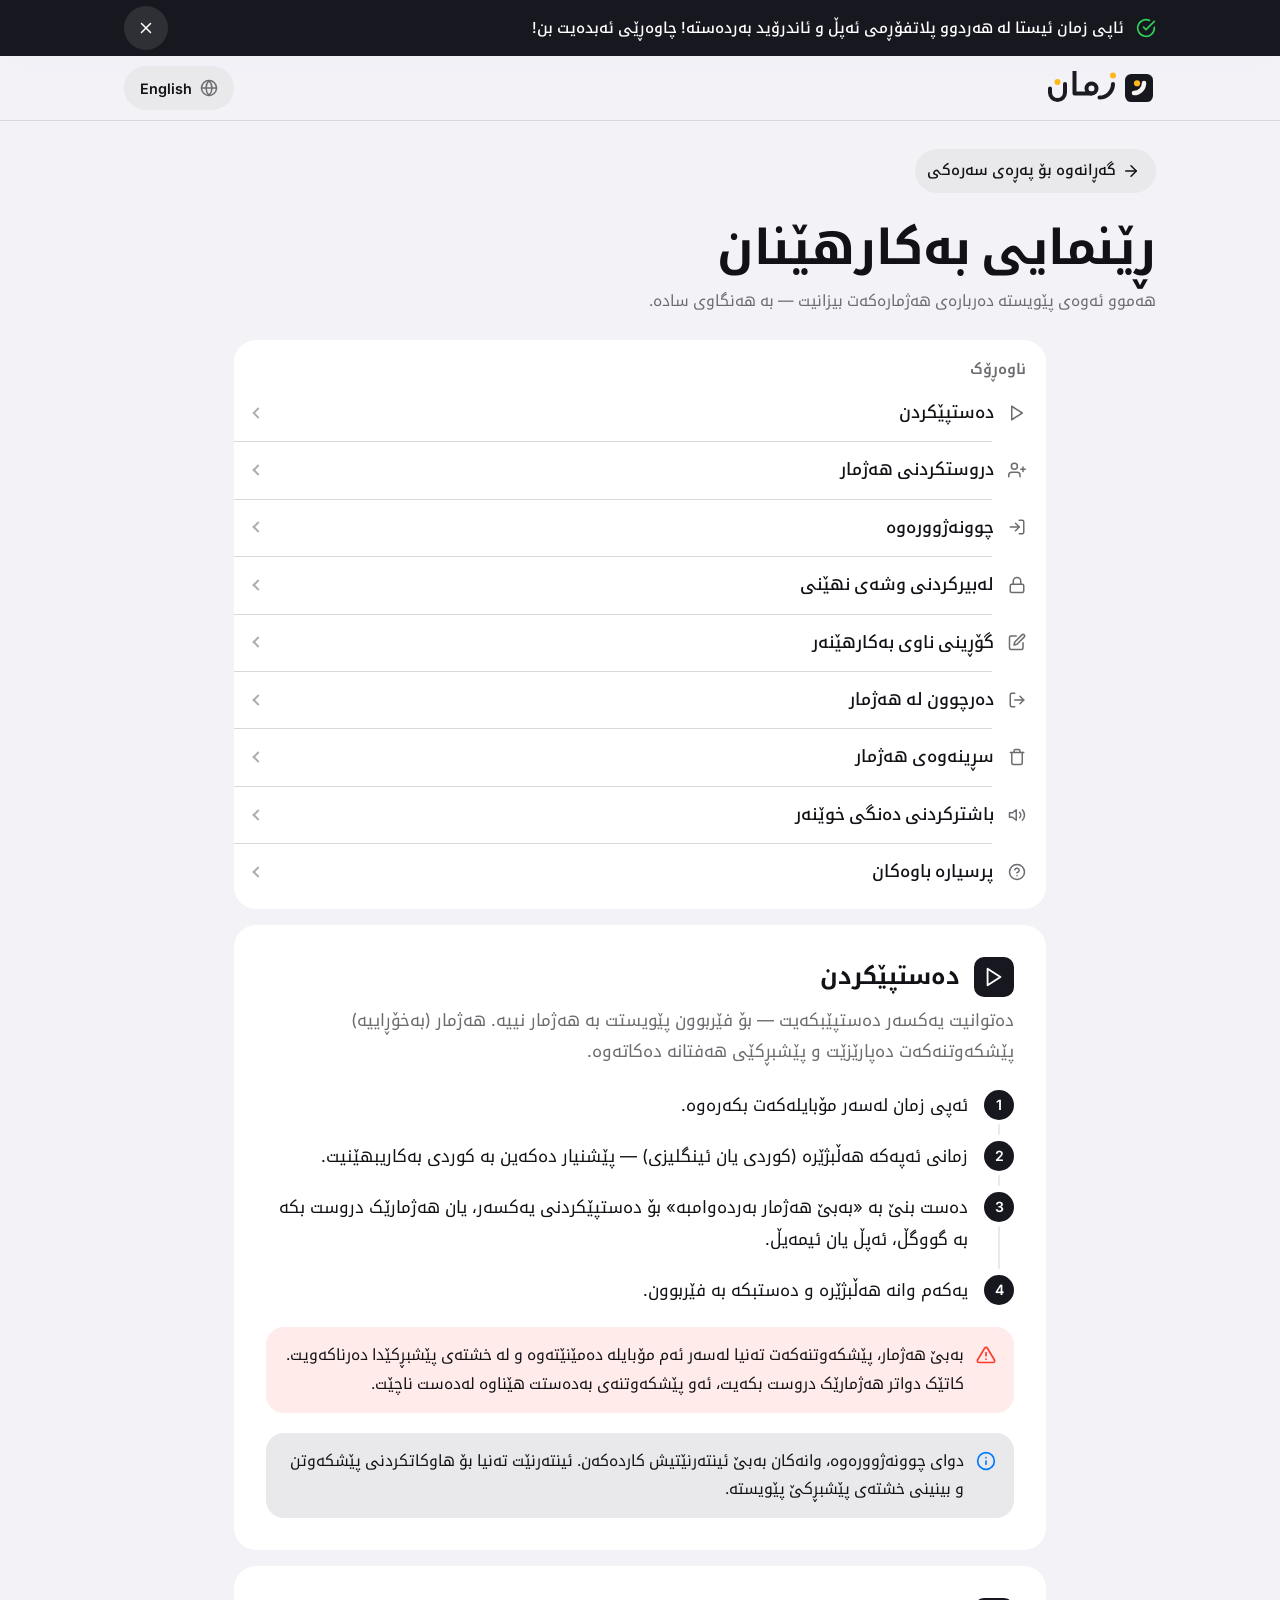
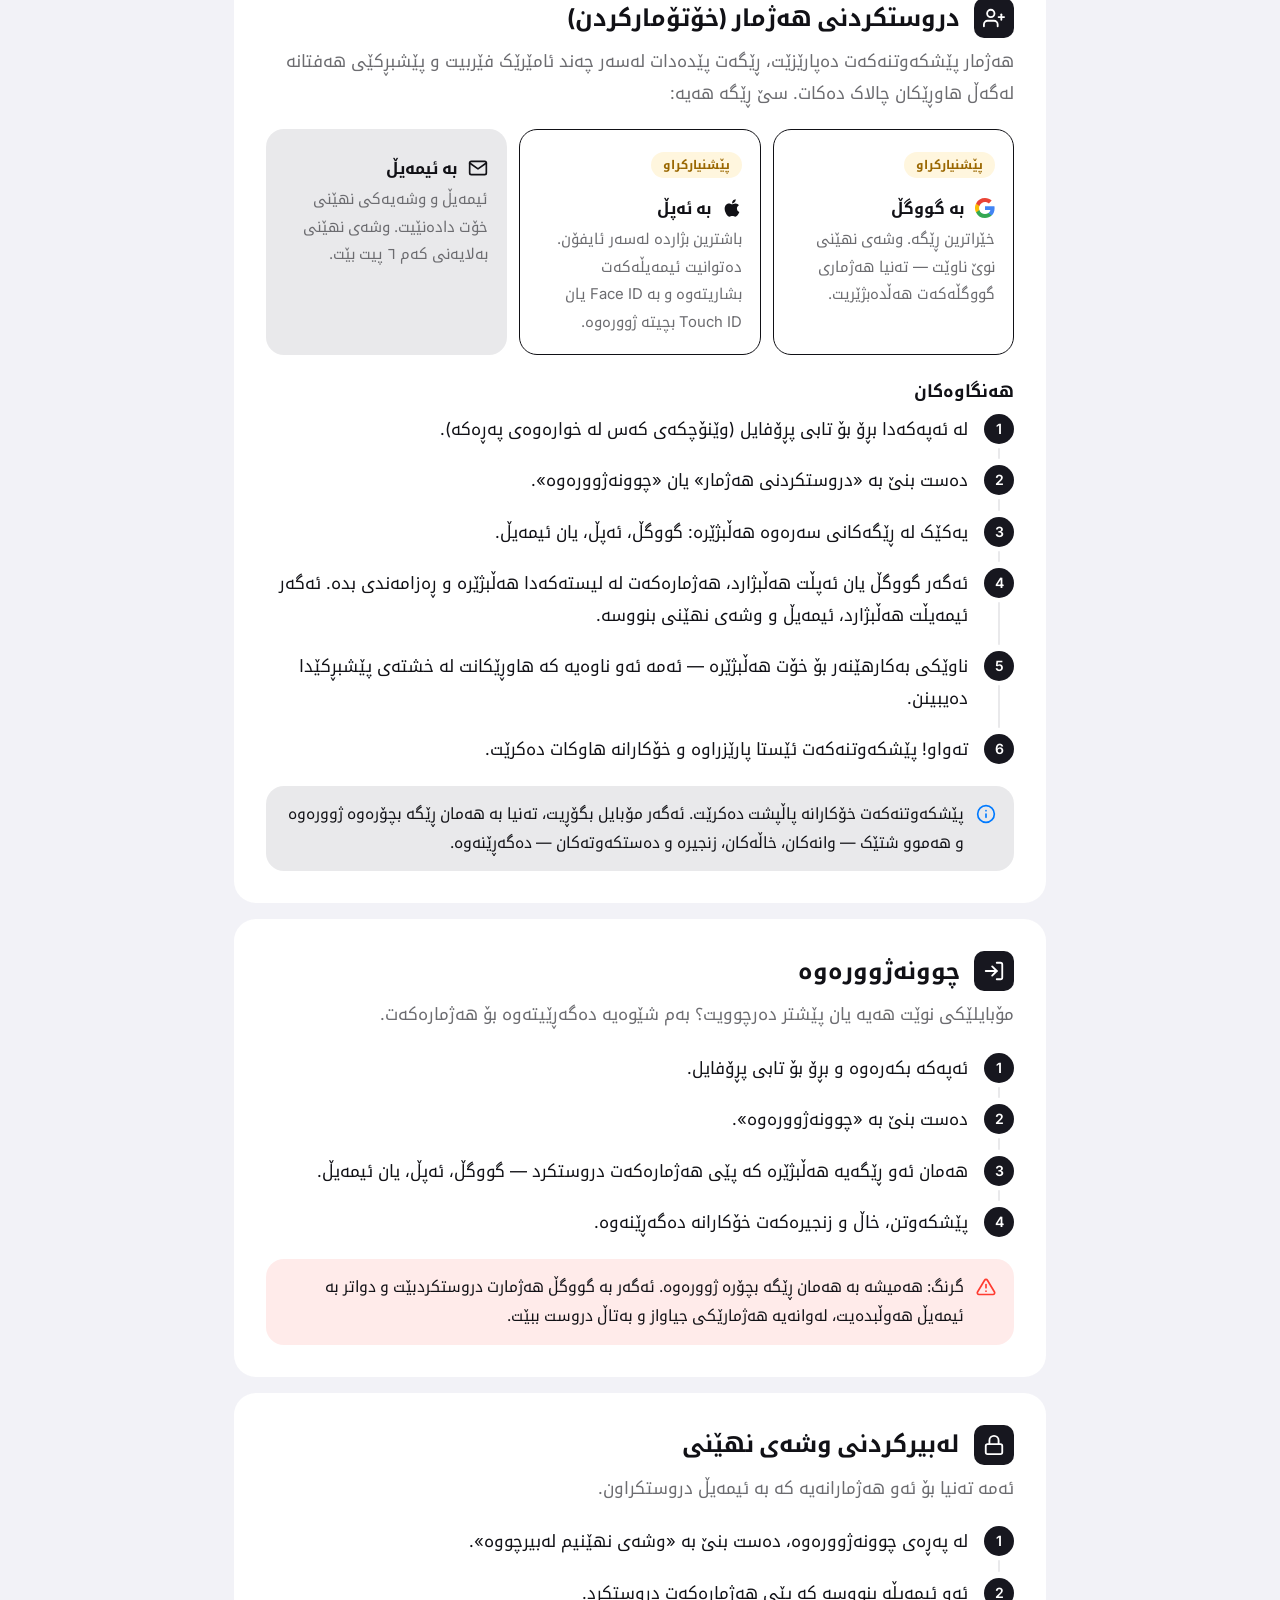
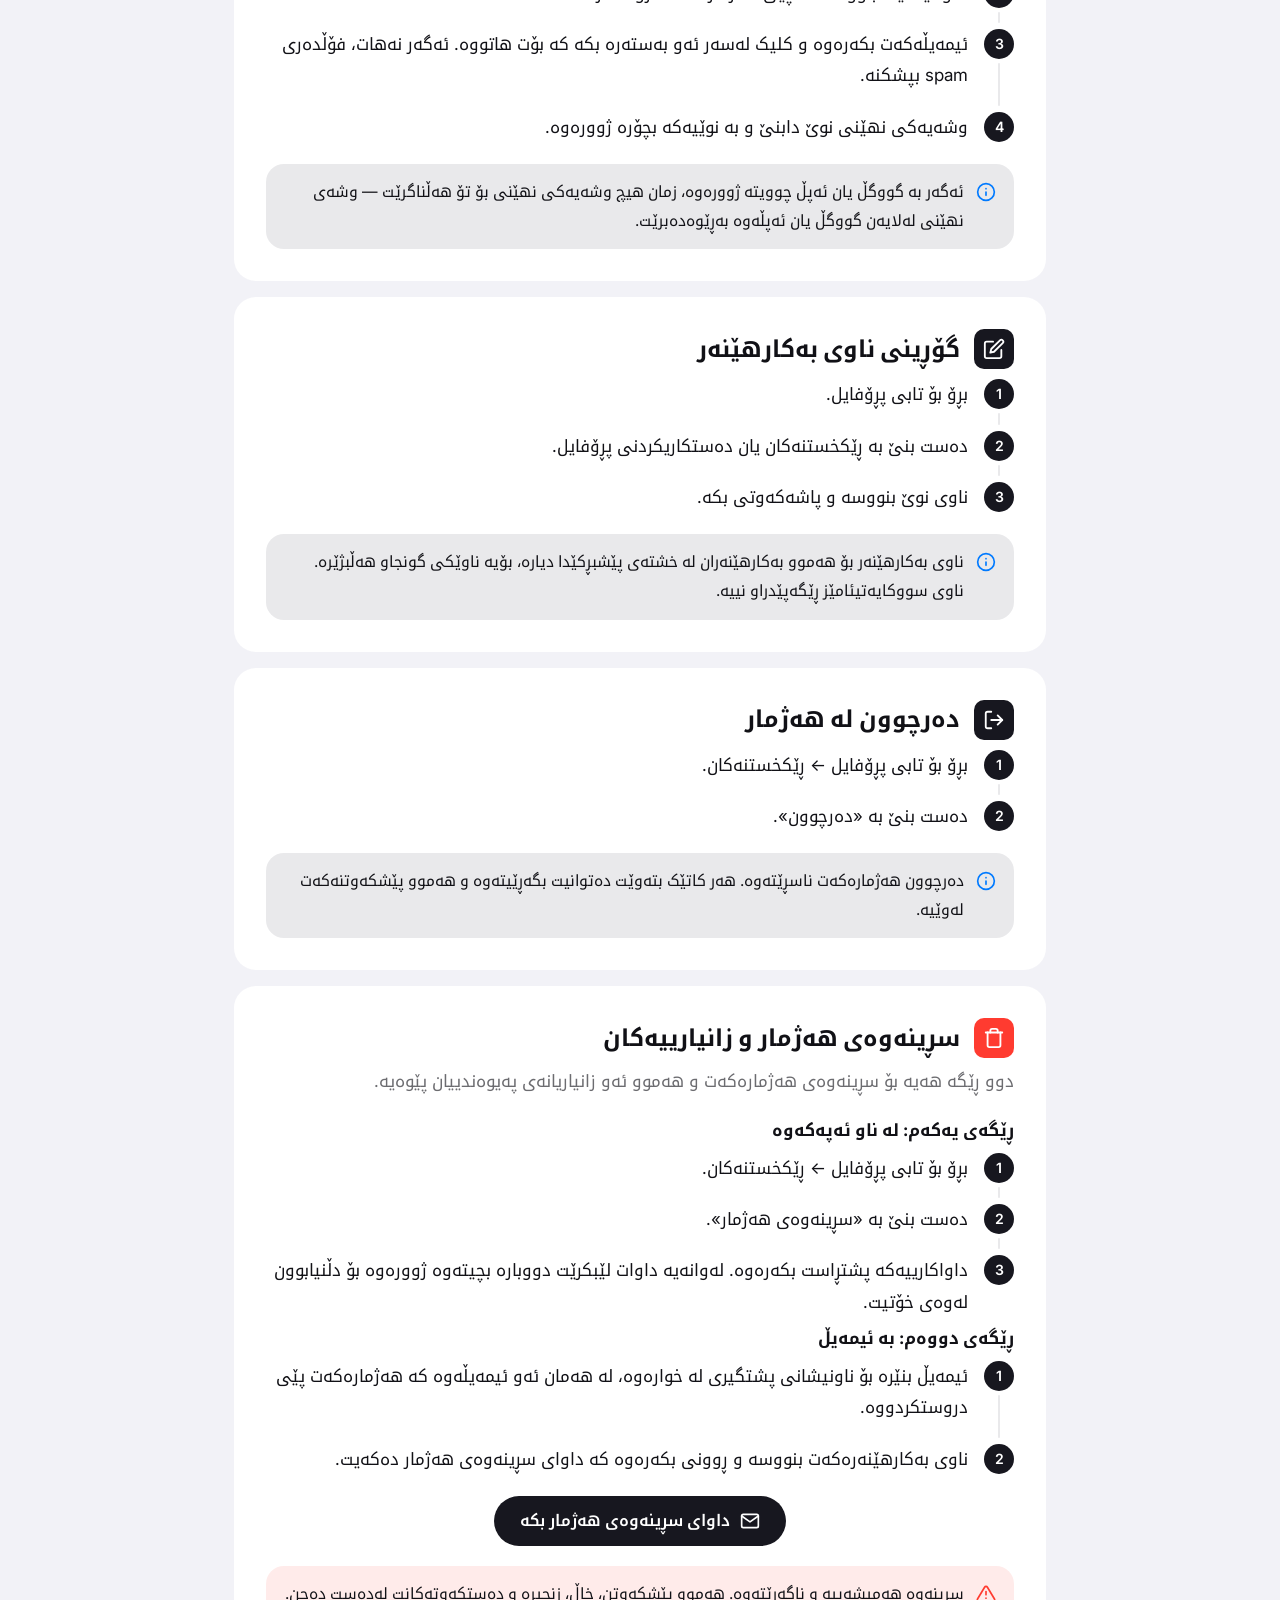
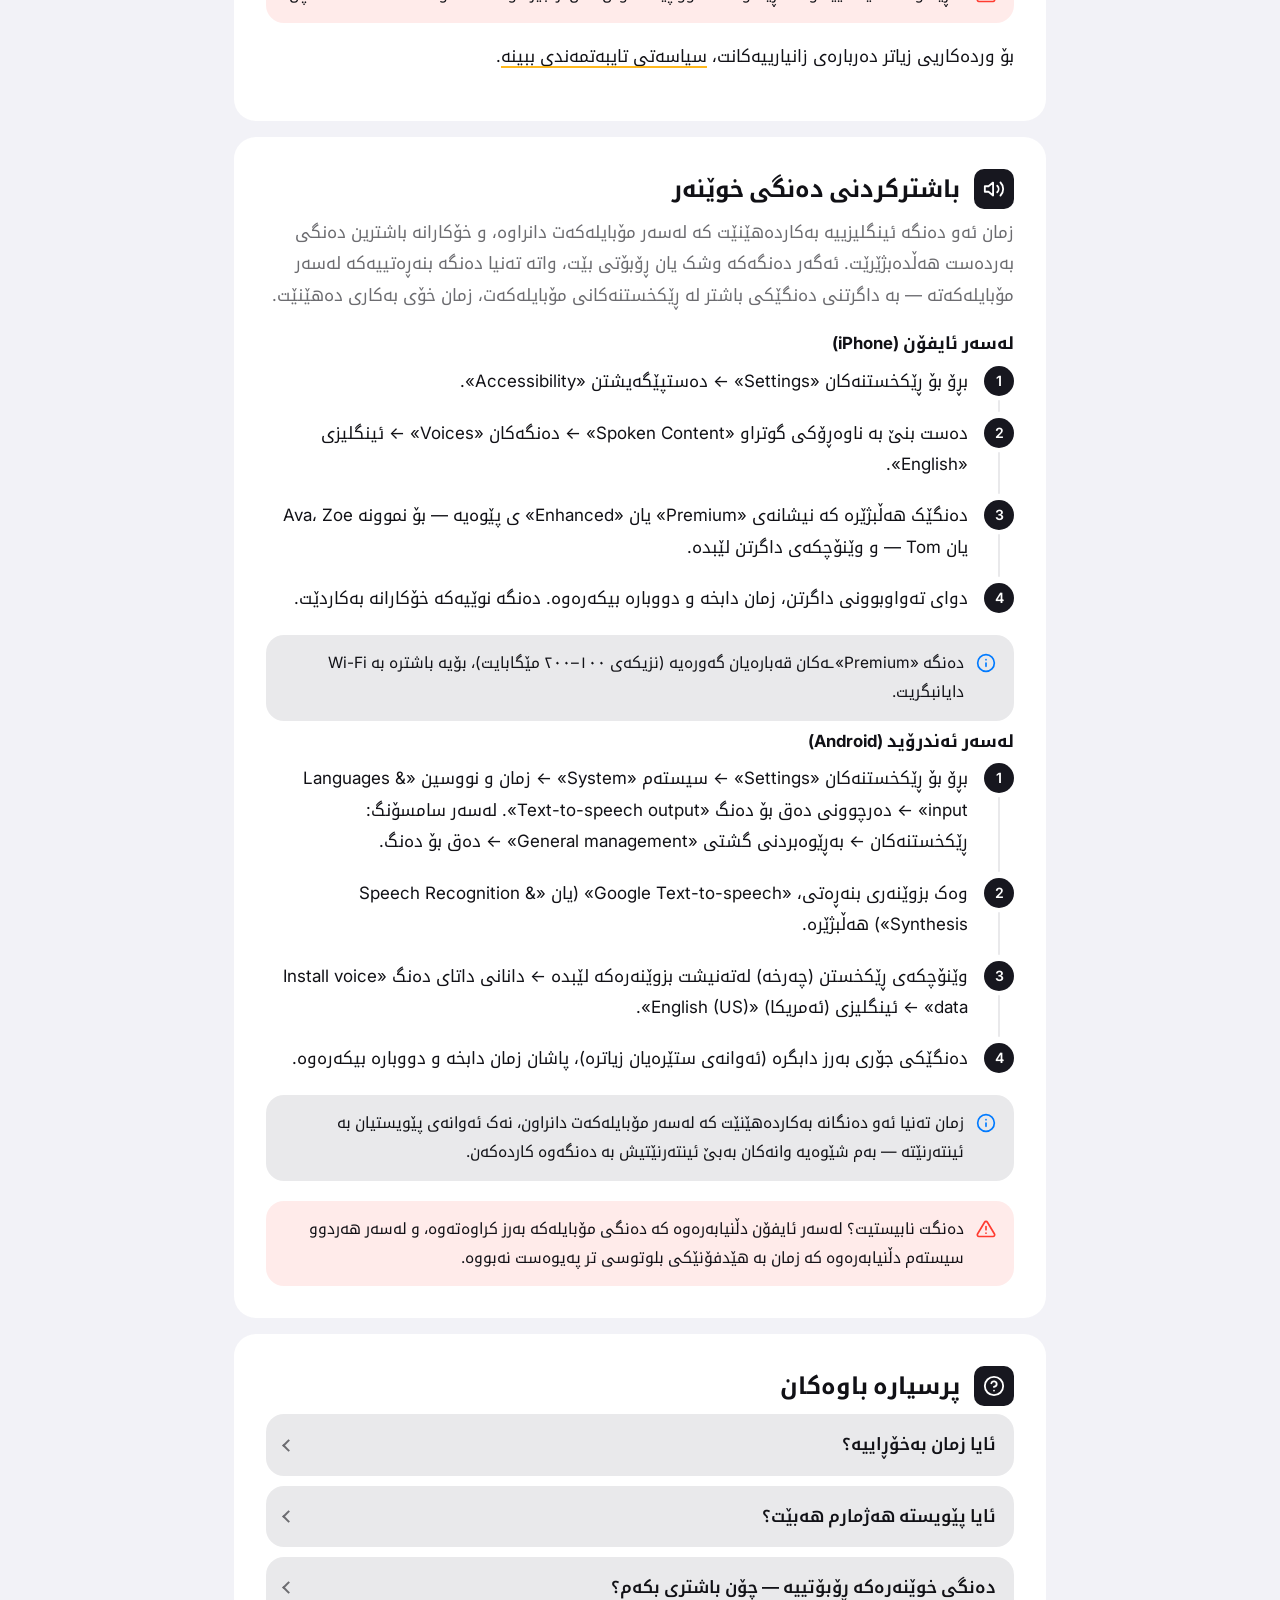
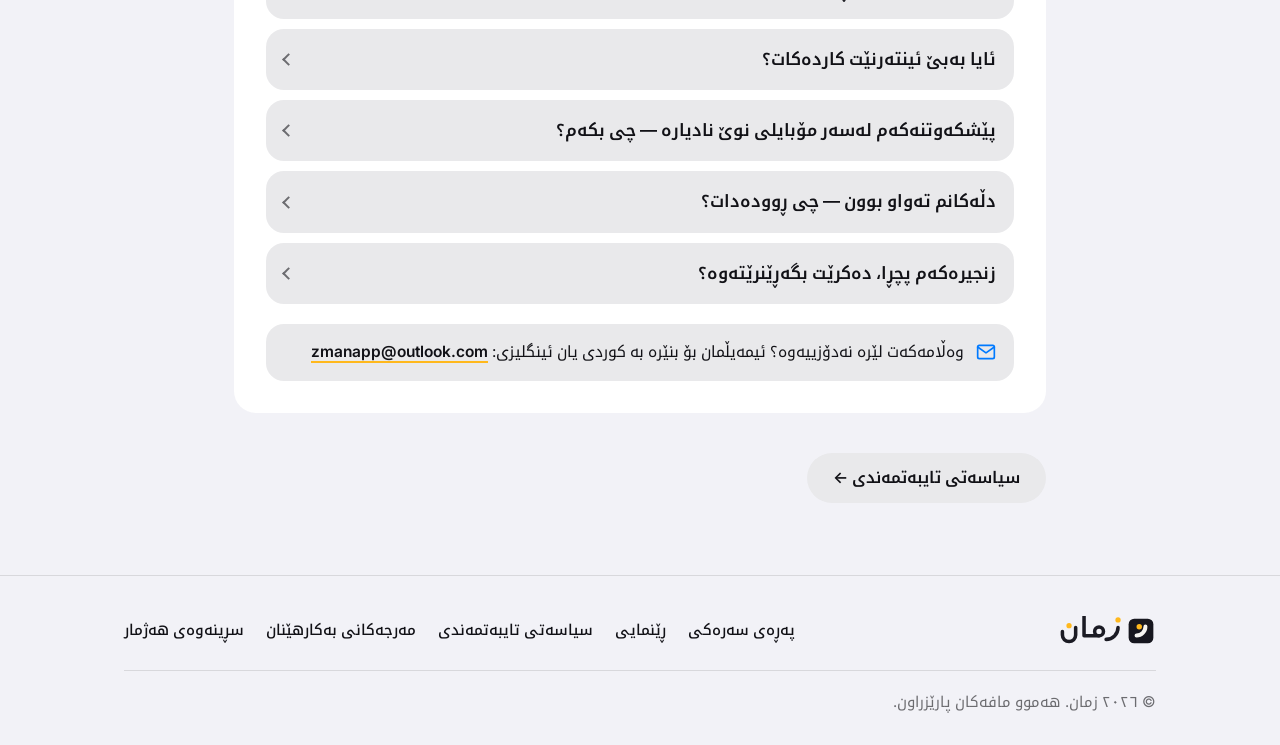
<file: guide.html>
<!DOCTYPE html>
<html lang="ckb" dir="rtl">
<head>
  <meta charset="UTF-8">
  <script>
    (function () {
      try {
        if (localStorage.getItem('zman-lang') === 'en') {
          document.documentElement.setAttribute('lang', 'en');
          document.documentElement.setAttribute('dir', 'ltr');
        }
      } catch (e) {}
    })();
  </script>
  <meta name="viewport" content="width=device-width, initial-scale=1">
  <title>ڕێنمایی بەکارهێنان — زمان</title>
  <meta name="description" content="ڕێنمایی ئەپی زمان — چۆن هەژمار دروست بکەیت، بچیتە ژوورەوە بە گووگڵ یان ئەپڵ، وشەی نهێنی بگۆڕیت و هەژمارەکەت بسڕیتەوە.">
  <meta name="robots" content="index,follow">
  <link rel="icon" type="image/svg+xml" href="assets/favicon.svg">
  <link rel="apple-touch-icon" href="assets/apple-touch-icon.png">
  <meta name="theme-color" content="#F2F2F7" media="(prefers-color-scheme: light)">
  <meta name="theme-color" content="#000000" media="(prefers-color-scheme: dark)">
  <link rel="preconnect" href="https://fonts.googleapis.com">
  <link rel="preconnect" href="https://fonts.gstatic.com" crossorigin>
  <link href="https://fonts.googleapis.com/css2?family=Inter:wght@400;500;600;700&family=Noto+Kufi+Arabic:wght@400;500;600;700&display=swap" rel="stylesheet">
  <link rel="stylesheet" href="styles.css">
</head>
<body
  data-title-ku="ڕێنمایی بەکارهێنان — زمان"
  data-title-en="User Guide — ZMAN"
  data-desc-ku="ڕێنمایی ئەپی زمان — چۆن هەژمار دروست بکەیت، بچیتە ژوورەوە بە گووگڵ یان ئەپڵ، وشەی نهێنی بگۆڕیت و هەژمارەکەت بسڕیتەوە."
  data-desc-en="ZMAN user guide — how to sign up, sign in with Google or Apple, reset your password, and delete your account.">

  <a class="skip-link" href="#main" data-ku="بازدان بۆ ناوەڕۆک" data-en="Skip to content">بازدان بۆ ناوەڕۆک</a>

  <!-- Site-wide alert bar (managed at /admin/, content in content/alerts.json). -->
  <div id="site-alert" class="site-alert" role="region" data-aria-ku="ئاگاداری و ڕاگەیاندن" data-aria-en="Announcements" aria-label="ئاگاداری و ڕاگەیاندن" hidden></div>

  <header class="site-header">
    <div class="container header-inner">
      <a class="brand" href="index.html" data-aria-ku="زمان — پەڕەی سەرەکی" data-aria-en="ZMAN — home" aria-label="زمان — پەڕەی سەرەکی">
        <picture class="logo-ku">
          <source media="(prefers-color-scheme: dark)" srcset="assets/brand/lockup-kurdish-dark.svg">
          <img src="assets/brand/lockup-kurdish-light.svg" alt="" width="111" height="34">
        </picture>
        <picture class="logo-en">
          <source media="(prefers-color-scheme: dark)" srcset="assets/brand/lockup-latin-dark.svg">
          <img src="assets/brand/lockup-latin-light.svg" alt="" width="125" height="34">
        </picture>
      </a>
      <div class="header-actions">
        <button class="lang-toggle" type="button" data-aria-ku="گۆڕینی زمان بۆ ئینگلیزی" data-aria-en="Switch language to Kurdish" aria-label="گۆڕینی زمان بۆ ئینگلیزی">
          <svg width="18" height="18" viewBox="0 0 24 24" fill="none" stroke="currentColor" stroke-width="2" stroke-linecap="round" stroke-linejoin="round" aria-hidden="true"><circle cx="12" cy="12" r="10"/><line x1="2" y1="12" x2="22" y2="12"/><path d="M12 2a15.3 15.3 0 0 1 4 10 15.3 15.3 0 0 1-4 10 15.3 15.3 0 0 1-4-10 15.3 15.3 0 0 1 4-10z"/></svg>
          <span class="lang-toggle-label">English</span>
        </button>
      </div>
    </div>
  </header>

  <main id="main">
    <div class="legal-hero">
      <div class="container">
        <a class="back-link" href="index.html">
          <svg width="18" height="18" viewBox="0 0 24 24" fill="none" stroke="currentColor" stroke-width="2" stroke-linecap="round" stroke-linejoin="round" aria-hidden="true"><line x1="19" y1="12" x2="5" y2="12"/><polyline points="12 19 5 12 12 5"/></svg>
          <span data-ku="گەڕانەوە بۆ پەڕەی سەرەکی" data-en="Back to home">گەڕانەوە بۆ پەڕەی سەرەکی</span>
        </a>
        <h1 data-ku="ڕێنمایی بەکارهێنان" data-en="User Guide">ڕێنمایی بەکارهێنان</h1>
        <p class="legal-updated"
           data-ku="هەموو ئەوەی پێویستە دەربارەی هەژمارەکەت بیزانیت — بە هەنگاوی سادە."
           data-en="Everything you need to know about your account — in simple steps.">هەموو ئەوەی پێویستە دەربارەی هەژمارەکەت بیزانیت — بە هەنگاوی سادە.</p>
      </div>
    </div>

    <!-- ======================================================================
         TODO — CHECK AGAINST THE REAL APP.
         The steps below describe the flows in general terms (profile tab →
         settings → …). Once the app UI is final, adjust the exact button and
         screen names here so they match word-for-word what users actually see.
         ====================================================================== -->

    <div class="container guide-body">

      <nav class="guide-toc" data-aria-ku="ناوەڕۆکی ڕێنمایی" data-aria-en="Guide contents" aria-label="ناوەڕۆکی ڕێنمایی">
        <h2 data-ku="ناوەڕۆک" data-en="Contents">ناوەڕۆک</h2>
        <ol>
          <li><a href="#start">
            <svg width="18" height="18" viewBox="0 0 24 24" fill="none" stroke="currentColor" stroke-width="2" stroke-linecap="round" stroke-linejoin="round" aria-hidden="true"><polygon points="5 3 19 12 5 21 5 3"/></svg>
            <span data-ku="دەستپێکردن" data-en="Getting started">دەستپێکردن</span>
          </a></li>
          <li><a href="#signup">
            <svg width="18" height="18" viewBox="0 0 24 24" fill="none" stroke="currentColor" stroke-width="2" stroke-linecap="round" stroke-linejoin="round" aria-hidden="true"><path d="M16 21v-2a4 4 0 0 0-4-4H5a4 4 0 0 0-4 4v2"/><circle cx="8.5" cy="7" r="4"/><line x1="20" y1="8" x2="20" y2="14"/><line x1="23" y1="11" x2="17" y2="11"/></svg>
            <span data-ku="دروستکردنی هەژمار" data-en="Create an account">دروستکردنی هەژمار</span>
          </a></li>
          <li><a href="#signin">
            <svg width="18" height="18" viewBox="0 0 24 24" fill="none" stroke="currentColor" stroke-width="2" stroke-linecap="round" stroke-linejoin="round" aria-hidden="true"><path d="M15 3h4a2 2 0 0 1 2 2v14a2 2 0 0 1-2 2h-4"/><polyline points="10 17 15 12 10 7"/><line x1="15" y1="12" x2="3" y2="12"/></svg>
            <span data-ku="چوونەژوورەوە" data-en="Sign in">چوونەژوورەوە</span>
          </a></li>
          <li><a href="#password">
            <svg width="18" height="18" viewBox="0 0 24 24" fill="none" stroke="currentColor" stroke-width="2" stroke-linecap="round" stroke-linejoin="round" aria-hidden="true"><rect x="3" y="11" width="18" height="11" rx="2"/><path d="M7 11V7a5 5 0 0 1 10 0v4"/></svg>
            <span data-ku="لەبیرکردنی وشەی نهێنی" data-en="Forgot your password">لەبیرکردنی وشەی نهێنی</span>
          </a></li>
          <li><a href="#profile">
            <svg width="18" height="18" viewBox="0 0 24 24" fill="none" stroke="currentColor" stroke-width="2" stroke-linecap="round" stroke-linejoin="round" aria-hidden="true"><path d="M11 4H4a2 2 0 0 0-2 2v14a2 2 0 0 0 2 2h14a2 2 0 0 0 2-2v-7"/><path d="M18.5 2.5a2.12 2.12 0 0 1 3 3L12 15l-4 1 1-4z"/></svg>
            <span data-ku="گۆڕینی ناوی بەکارهێنەر" data-en="Change your username">گۆڕینی ناوی بەکارهێنەر</span>
          </a></li>
          <li><a href="#signout">
            <svg width="18" height="18" viewBox="0 0 24 24" fill="none" stroke="currentColor" stroke-width="2" stroke-linecap="round" stroke-linejoin="round" aria-hidden="true"><path d="M9 21H5a2 2 0 0 1-2-2V5a2 2 0 0 1 2-2h4"/><polyline points="16 17 21 12 16 7"/><line x1="21" y1="12" x2="9" y2="12"/></svg>
            <span data-ku="دەرچوون لە هەژمار" data-en="Sign out">دەرچوون لە هەژمار</span>
          </a></li>
          <li><a href="#delete">
            <svg width="18" height="18" viewBox="0 0 24 24" fill="none" stroke="currentColor" stroke-width="2" stroke-linecap="round" stroke-linejoin="round" aria-hidden="true"><polyline points="3 6 5 6 21 6"/><path d="M19 6v14a2 2 0 0 1-2 2H7a2 2 0 0 1-2-2V6m3 0V4a2 2 0 0 1 2-2h4a2 2 0 0 1 2 2v2"/></svg>
            <span data-ku="سڕینەوەی هەژمار" data-en="Delete your account">سڕینەوەی هەژمار</span>
          </a></li>
          <li><a href="#voice">
            <svg width="18" height="18" viewBox="0 0 24 24" fill="none" stroke="currentColor" stroke-width="2" stroke-linecap="round" stroke-linejoin="round" aria-hidden="true"><path d="M11 5 6 9H2v6h4l5 4V5z"/><path d="M15.54 8.46a5 5 0 0 1 0 7.07"/><path d="M19.07 4.93a10 10 0 0 1 0 14.14"/></svg>
            <span data-ku="باشترکردنی دەنگی خوێنەر" data-en="Improve the reader voice">باشترکردنی دەنگی خوێنەر</span>
          </a></li>
          <li><a href="#help">
            <svg width="18" height="18" viewBox="0 0 24 24" fill="none" stroke="currentColor" stroke-width="2" stroke-linecap="round" stroke-linejoin="round" aria-hidden="true"><circle cx="12" cy="12" r="10"/><path d="M9.09 9a3 3 0 0 1 5.83 1c0 2-3 3-3 3"/><line x1="12" y1="17" x2="12.01" y2="17"/></svg>
            <span data-ku="پرسیارە باوەکان" data-en="Common questions">پرسیارە باوەکان</span>
          </a></li>
        </ol>
      </nav>

      <!-- ============ 1. GETTING STARTED ============ -->
      <section class="guide-section" id="start">
        <h2>
          <span class="guide-icon" aria-hidden="true">
            <svg width="22" height="22" viewBox="0 0 24 24" fill="none" stroke="currentColor" stroke-width="2" stroke-linecap="round" stroke-linejoin="round"><polygon points="5 3 19 12 5 21 5 3"/></svg>
          </span>
          <span data-ku="دەستپێکردن" data-en="Getting started">دەستپێکردن</span>
        </h2>
        <p class="lead"
           data-ku="دەتوانیت یەکسەر دەستپێبکەیت — بۆ فێربوون پێویستت بە هەژمار نییە. هەژمار (بەخۆڕاییە) پێشکەوتنەکەت دەپارێزێت و پێشبڕکێی هەفتانە دەکاتەوە."
           data-en="You can start right away — no account is needed to learn. A free account keeps your progress safe and unlocks the weekly league.">دەتوانیت یەکسەر دەستپێبکەیت — بۆ فێربوون پێویستت بە هەژمار نییە. هەژمار (بەخۆڕاییە) پێشکەوتنەکەت دەپارێزێت و پێشبڕکێی هەفتانە دەکاتەوە.</p>

        <ol class="steps">
          <li><p data-ku="ئەپی زمان لەسەر مۆبایلەکەت بکەرەوە."
                 data-en="Open the ZMAN app on your phone.">ئەپی زمان لەسەر مۆبایلەکەت بکەرەوە.</p></li>
          <li><p data-ku="زمانی ئەپەکە هەڵبژێرە (کوردی یان ئینگلیزی) — پێشنیار دەکەین بە کوردی بەکاریبهێنیت."
                 data-en="Choose the app language (Kurdish or English) — we recommend Kurdish.">زمانی ئەپەکە هەڵبژێرە (کوردی یان ئینگلیزی) — پێشنیار دەکەین بە کوردی بەکاریبهێنیت.</p></li>
          <li><p data-ku="دەست بنێ بە «بەبێ هەژمار بەردەوامبە» بۆ دەستپێکردنی یەکسەر، یان هەژمارێک دروست بکە بە گووگڵ، ئەپڵ یان ئیمەیڵ."
                 data-en="Tap “Continue without an account” to start immediately, or create an account with Google, Apple, or email.">دەست بنێ بە «بەبێ هەژمار بەردەوامبە» بۆ دەستپێکردنی یەکسەر، یان هەژمارێک دروست بکە بە گووگڵ، ئەپڵ یان ئیمەیڵ.</p></li>
          <li><p data-ku="یەکەم وانە هەڵبژێرە و دەستبکە بە فێربوون."
                 data-en="Pick the first lesson and start learning.">یەکەم وانە هەڵبژێرە و دەستبکە بە فێربوون.</p></li>
        </ol>

        <div class="callout warn">
          <svg width="20" height="20" viewBox="0 0 24 24" fill="none" stroke="currentColor" stroke-width="2" stroke-linecap="round" stroke-linejoin="round" aria-hidden="true"><path d="M10.29 3.86 1.82 18a2 2 0 0 0 1.71 3h16.94a2 2 0 0 0 1.71-3L13.71 3.86a2 2 0 0 0-3.42 0z"/><line x1="12" y1="9" x2="12" y2="13"/><line x1="12" y1="17" x2="12.01" y2="17"/></svg>
          <p data-ku="بەبێ هەژمار، پێشکەوتنەکەت تەنیا لەسەر ئەم مۆبایلە دەمێنێتەوە و لە خشتەی پێشبڕکێدا دەرناکەویت. کاتێک دواتر هەژمارێک دروست بکەیت، ئەو پێشکەوتنەی بەدەستت هێناوە لەدەست ناچێت."
             data-en="Without an account your progress stays only on this phone and you will not appear on the leaderboards. When you create an account later, the progress you already earned is kept.">بەبێ هەژمار، پێشکەوتنەکەت تەنیا لەسەر ئەم مۆبایلە دەمێنێتەوە و لە خشتەی پێشبڕکێدا دەرناکەویت. کاتێک دواتر هەژمارێک دروست بکەیت، ئەو پێشکەوتنەی بەدەستت هێناوە لەدەست ناچێت.</p>
        </div>

        <div class="callout info">
          <svg width="20" height="20" viewBox="0 0 24 24" fill="none" stroke="currentColor" stroke-width="2" stroke-linecap="round" stroke-linejoin="round" aria-hidden="true"><circle cx="12" cy="12" r="10"/><line x1="12" y1="16" x2="12" y2="12"/><line x1="12" y1="8" x2="12.01" y2="8"/></svg>
          <p data-ku="دوای چوونەژوورەوە، وانەکان بەبێ ئینتەرنێتیش کاردەکەن. ئینتەرنێت تەنیا بۆ هاوکاتکردنی پێشکەوتن و بینینی خشتەی پێشبڕکێ پێویستە."
             data-en="Once you are signed in, lessons work offline. Internet is only needed to sync your progress and to see the leaderboards.">دوای چوونەژوورەوە، وانەکان بەبێ ئینتەرنێتیش کاردەکەن. ئینتەرنێت تەنیا بۆ هاوکاتکردنی پێشکەوتن و بینینی خشتەی پێشبڕکێ پێویستە.</p>
        </div>
      </section>

      <!-- ============ 2. CREATE AN ACCOUNT ============ -->
      <section class="guide-section" id="signup">
        <h2>
          <span class="guide-icon" aria-hidden="true">
            <svg width="22" height="22" viewBox="0 0 24 24" fill="none" stroke="currentColor" stroke-width="2" stroke-linecap="round" stroke-linejoin="round"><path d="M16 21v-2a4 4 0 0 0-4-4H5a4 4 0 0 0-4 4v2"/><circle cx="8.5" cy="7" r="4"/><line x1="20" y1="8" x2="20" y2="14"/><line x1="23" y1="11" x2="17" y2="11"/></svg>
          </span>
          <span data-ku="دروستکردنی هەژمار (خۆتۆمارکردن)" data-en="Create an account (sign up)">دروستکردنی هەژمار (خۆتۆمارکردن)</span>
        </h2>
        <p class="lead"
           data-ku="هەژمار پێشکەوتنەکەت دەپارێزێت، ڕێگەت پێدەدات لەسەر چەند ئامێرێک فێربیت و پێشبڕکێی هەفتانە لەگەڵ هاوڕێکان چالاک دەکات. سێ ڕێگە هەیە:"
           data-en="An account saves your progress, lets you learn on more than one device, and unlocks weekly leaderboards with friends. There are three ways:">هەژمار پێشکەوتنەکەت دەپارێزێت، ڕێگەت پێدەدات لەسەر چەند ئامێرێک فێربیت و پێشبڕکێی هەفتانە لەگەڵ هاوڕێکان چالاک دەکات. سێ ڕێگە هەیە:</p>

        <div class="methods">
          <div class="method-card recommended">
            <span class="rec-pill" data-ku="پێشنیارکراو" data-en="Recommended">پێشنیارکراو</span>
            <h3>
              <svg width="20" height="20" viewBox="0 0 24 24" aria-hidden="true"><path fill="#4285F4" d="M23.5 12.27c0-.79-.07-1.54-.2-2.27H12v4.51h6.47a5.53 5.53 0 0 1-2.4 3.63v3h3.88c2.27-2.09 3.55-5.17 3.55-8.87z"/><path fill="#34A853" d="M12 24c3.24 0 5.96-1.08 7.95-2.91l-3.88-3c-1.08.72-2.45 1.16-4.07 1.16-3.13 0-5.78-2.11-6.73-4.96H1.28v3.09A12 12 0 0 0 12 24z"/><path fill="#FBBC05" d="M5.27 14.29a7.2 7.2 0 0 1 0-4.58V6.62H1.28a12 12 0 0 0 0 10.76l3.99-3.09z"/><path fill="#EA4335" d="M12 4.75c1.77 0 3.35.61 4.6 1.8l3.44-3.44C17.95 1.19 15.24 0 12 0A12 12 0 0 0 1.28 6.62l3.99 3.09C6.22 6.86 8.87 4.75 12 4.75z"/></svg>
              <span data-ku="بە گووگڵ" data-en="With Google">بە گووگڵ</span>
            </h3>
            <p data-ku="خێراترین ڕێگە. وشەی نهێنی نوێ ناوێت — تەنیا هەژماری گووگڵەکەت هەڵدەبژێریت."
               data-en="The fastest way. No new password to remember — you just pick your Google account.">خێراترین ڕێگە. وشەی نهێنی نوێ ناوێت — تەنیا هەژماری گووگڵەکەت هەڵدەبژێریت.</p>
          </div>

          <div class="method-card recommended">
            <span class="rec-pill" data-ku="پێشنیارکراو" data-en="Recommended">پێشنیارکراو</span>
            <h3>
              <svg width="20" height="20" viewBox="0 0 384 512" fill="currentColor" aria-hidden="true"><path d="M318.7 268.7c-.2-36.7 16.4-64.4 50-84.8-18.8-26.9-47.2-41.7-84.7-44.6-35.5-2.8-74.3 20.7-88.5 20.7-15 0-49.4-19.7-76.4-19.7C63.3 141.2 4 184.8 4 273.5q0 39.3 14.4 81.2c12.8 36.7 59 126.7 107.2 125.2 25.2-.6 43-17.9 75.8-17.9 31.8 0 48.3 17.9 76.4 17.9 48.6-.7 90.4-82.5 102.6-119.3-65.2-30.7-61.7-90-61.7-91.9zm-56.6-164.2c27.3-32.4 24.8-61.9 24-72.5-24.1 1.4-52 16.4-67.9 34.9-17.5 19.8-27.8 44.3-25.6 71.9 26.1 2 49.9-11.4 69.5-34.3z"/></svg>
              <span data-ku="بە ئەپڵ" data-en="With Apple">بە ئەپڵ</span>
            </h3>
            <p data-ku="باشترین بژاردە لەسەر ئایفۆن. دەتوانیت ئیمەیڵەکەت بشاریتەوە و بە Face ID یان Touch ID بچیتە ژوورەوە."
               data-en="Best option on iPhone. You can hide your email and sign in with Face ID or Touch ID.">باشترین بژاردە لەسەر ئایفۆن. دەتوانیت ئیمەیڵەکەت بشاریتەوە و بە Face ID یان Touch ID بچیتە ژوورەوە.</p>
          </div>

          <div class="method-card">
            <h3>
              <svg width="20" height="20" viewBox="0 0 24 24" fill="none" stroke="currentColor" stroke-width="2" stroke-linecap="round" stroke-linejoin="round" aria-hidden="true"><path d="M4 4h16c1.1 0 2 .9 2 2v12c0 1.1-.9 2-2 2H4c-1.1 0-2-.9-2-2V6c0-1.1.9-2 2-2z"/><polyline points="22,6 12,13 2,6"/></svg>
              <span data-ku="بە ئیمەیڵ" data-en="With email">بە ئیمەیڵ</span>
            </h3>
            <p data-ku="ئیمەیڵ و وشەیەکی نهێنی خۆت دادەنێیت. وشەی نهێنی بەلایەنی کەم ٦ پیت بێت."
               data-en="You set your own email and password. The password must be at least 6 characters.">ئیمەیڵ و وشەیەکی نهێنی خۆت دادەنێیت. وشەی نهێنی بەلایەنی کەم ٦ پیت بێت.</p>
          </div>
        </div>

        <h3 data-ku="هەنگاوەکان" data-en="Steps">هەنگاوەکان</h3>
        <ol class="steps">
          <li><p data-ku="لە ئەپەکەدا بڕۆ بۆ تابی پڕۆفایل (وێنۆچکەی کەس لە خوارەوەی پەڕەکە)."
                 data-en="In the app, go to the profile tab (the person icon in the bottom bar).">لە ئەپەکەدا بڕۆ بۆ تابی پڕۆفایل (وێنۆچکەی کەس لە خوارەوەی پەڕەکە).</p></li>
          <li><p data-ku="دەست بنێ بە «دروستکردنی هەژمار» یان «چوونەژوورەوە»."
                 data-en="Tap “Create account” or “Sign in”.">دەست بنێ بە «دروستکردنی هەژمار» یان «چوونەژوورەوە».</p></li>
          <li><p data-ku="یەکێک لە ڕێگەکانی سەرەوە هەڵبژێرە: گووگڵ، ئەپڵ، یان ئیمەیڵ."
                 data-en="Choose one of the methods above: Google, Apple, or email.">یەکێک لە ڕێگەکانی سەرەوە هەڵبژێرە: گووگڵ، ئەپڵ، یان ئیمەیڵ.</p></li>
          <li><p data-ku="ئەگەر گووگڵ یان ئەپڵت هەڵبژارد، هەژمارەکەت لە لیستەکەدا هەڵبژێرە و ڕەزامەندی بدە. ئەگەر ئیمەیڵت هەڵبژارد، ئیمەیڵ و وشەی نهێنی بنووسە."
                 data-en="If you chose Google or Apple, pick your account from the list and confirm. If you chose email, type your email address and a password.">ئەگەر گووگڵ یان ئەپڵت هەڵبژارد، هەژمارەکەت لە لیستەکەدا هەڵبژێرە و ڕەزامەندی بدە. ئەگەر ئیمەیڵت هەڵبژارد، ئیمەیڵ و وشەی نهێنی بنووسە.</p></li>
          <li><p data-ku="ناوێکی بەکارهێنەر بۆ خۆت هەڵبژێرە — ئەمە ئەو ناوەیە کە هاوڕێکانت لە خشتەی پێشبڕکێدا دەیبینن."
                 data-en="Choose a username — this is the name friends will see on the leaderboard.">ناوێکی بەکارهێنەر بۆ خۆت هەڵبژێرە — ئەمە ئەو ناوەیە کە هاوڕێکانت لە خشتەی پێشبڕکێدا دەیبینن.</p></li>
          <li><p data-ku="تەواو! پێشکەوتنەکەت ئێستا پارێزراوە و خۆکارانە هاوکات دەکرێت."
                 data-en="Done! Your progress is now saved and syncs automatically.">تەواو! پێشکەوتنەکەت ئێستا پارێزراوە و خۆکارانە هاوکات دەکرێت.</p></li>
        </ol>

        <div class="callout info">
          <svg width="20" height="20" viewBox="0 0 24 24" fill="none" stroke="currentColor" stroke-width="2" stroke-linecap="round" stroke-linejoin="round" aria-hidden="true"><circle cx="12" cy="12" r="10"/><line x1="12" y1="16" x2="12" y2="12"/><line x1="12" y1="8" x2="12.01" y2="8"/></svg>
          <p data-ku="پێشکەوتنەکەت خۆکارانە پاڵپشت دەکرێت. ئەگەر مۆبایل بگۆڕیت، تەنیا بە هەمان ڕێگە بچۆرەوە ژوورەوە و هەموو شتێک — وانەکان، خاڵەکان، زنجیرە و دەستکەوتەکان — دەگەڕێنەوە."
             data-en="Your progress is backed up automatically. If you change phones, just sign in the same way again and everything — lessons, points, streak, and achievements — comes back.">پێشکەوتنەکەت خۆکارانە پاڵپشت دەکرێت. ئەگەر مۆبایل بگۆڕیت، تەنیا بە هەمان ڕێگە بچۆرەوە ژوورەوە و هەموو شتێک — وانەکان، خاڵەکان، زنجیرە و دەستکەوتەکان — دەگەڕێنەوە.</p>
        </div>
      </section>

      <!-- ============ 3. SIGN IN ============ -->
      <section class="guide-section" id="signin">
        <h2>
          <span class="guide-icon" aria-hidden="true">
            <svg width="22" height="22" viewBox="0 0 24 24" fill="none" stroke="currentColor" stroke-width="2" stroke-linecap="round" stroke-linejoin="round"><path d="M15 3h4a2 2 0 0 1 2 2v14a2 2 0 0 1-2 2h-4"/><polyline points="10 17 15 12 10 7"/><line x1="15" y1="12" x2="3" y2="12"/></svg>
          </span>
          <span data-ku="چوونەژوورەوە" data-en="Sign in">چوونەژوورەوە</span>
        </h2>
        <p class="lead"
           data-ku="مۆبایلێکی نوێت هەیە یان پێشتر دەرچوویت؟ بەم شێوەیە دەگەڕێیتەوە بۆ هەژمارەکەت."
           data-en="Got a new phone, or signed out before? Here’s how to get back into your account.">مۆبایلێکی نوێت هەیە یان پێشتر دەرچوویت؟ بەم شێوەیە دەگەڕێیتەوە بۆ هەژمارەکەت.</p>

        <ol class="steps">
          <li><p data-ku="ئەپەکە بکەرەوە و بڕۆ بۆ تابی پڕۆفایل."
                 data-en="Open the app and go to the profile tab.">ئەپەکە بکەرەوە و بڕۆ بۆ تابی پڕۆفایل.</p></li>
          <li><p data-ku="دەست بنێ بە «چوونەژوورەوە»."
                 data-en="Tap “Sign in”.">دەست بنێ بە «چوونەژوورەوە».</p></li>
          <li><p data-ku="هەمان ئەو ڕێگەیە هەڵبژێرە کە پێی هەژمارەکەت دروستکرد — گووگڵ، ئەپڵ، یان ئیمەیڵ."
                 data-en="Use the same method you signed up with — Google, Apple, or email.">هەمان ئەو ڕێگەیە هەڵبژێرە کە پێی هەژمارەکەت دروستکرد — گووگڵ، ئەپڵ، یان ئیمەیڵ.</p></li>
          <li><p data-ku="پێشکەوتن، خاڵ و زنجیرەکەت خۆکارانە دەگەڕێنەوە."
                 data-en="Your progress, XP, and streak come back automatically.">پێشکەوتن، خاڵ و زنجیرەکەت خۆکارانە دەگەڕێنەوە.</p></li>
        </ol>

        <div class="callout warn">
          <svg width="20" height="20" viewBox="0 0 24 24" fill="none" stroke="currentColor" stroke-width="2" stroke-linecap="round" stroke-linejoin="round" aria-hidden="true"><path d="M10.29 3.86 1.82 18a2 2 0 0 0 1.71 3h16.94a2 2 0 0 0 1.71-3L13.71 3.86a2 2 0 0 0-3.42 0z"/><line x1="12" y1="9" x2="12" y2="13"/><line x1="12" y1="17" x2="12.01" y2="17"/></svg>
          <p data-ku="گرنگ: هەمیشە بە هەمان ڕێگە بچۆرە ژوورەوە. ئەگەر بە گووگڵ هەژمارت دروستکردبێت و دواتر بە ئیمەیڵ هەوڵبدەیت، لەوانەیە هەژمارێکی جیاواز و بەتاڵ دروست ببێت."
             data-en="Important: always sign in the same way. If you signed up with Google and later try email, you may end up with a different, empty account.">گرنگ: هەمیشە بە هەمان ڕێگە بچۆرە ژوورەوە. ئەگەر بە گووگڵ هەژمارت دروستکردبێت و دواتر بە ئیمەیڵ هەوڵبدەیت، لەوانەیە هەژمارێکی جیاواز و بەتاڵ دروست ببێت.</p>
        </div>
      </section>

      <!-- ============ 4. FORGOT PASSWORD ============ -->
      <section class="guide-section" id="password">
        <h2>
          <span class="guide-icon" aria-hidden="true">
            <svg width="22" height="22" viewBox="0 0 24 24" fill="none" stroke="currentColor" stroke-width="2" stroke-linecap="round" stroke-linejoin="round"><rect x="3" y="11" width="18" height="11" rx="2"/><path d="M7 11V7a5 5 0 0 1 10 0v4"/></svg>
          </span>
          <span data-ku="لەبیرکردنی وشەی نهێنی" data-en="Forgot your password">لەبیرکردنی وشەی نهێنی</span>
        </h2>
        <p class="lead"
           data-ku="ئەمە تەنیا بۆ ئەو هەژمارانەیە کە بە ئیمەیڵ دروستکراون."
           data-en="This only applies to accounts created with an email address.">ئەمە تەنیا بۆ ئەو هەژمارانەیە کە بە ئیمەیڵ دروستکراون.</p>

        <ol class="steps">
          <li><p data-ku="لە پەڕەی چوونەژوورەوە، دەست بنێ بە «وشەی نهێنیم لەبیرچووە»."
                 data-en="On the sign-in screen, tap “Forgot password”.">لە پەڕەی چوونەژوورەوە، دەست بنێ بە «وشەی نهێنیم لەبیرچووە».</p></li>
          <li><p data-ku="ئەو ئیمەیڵە بنووسە کە پێی هەژمارەکەت دروستکرد."
                 data-en="Enter the email address you used to create the account.">ئەو ئیمەیڵە بنووسە کە پێی هەژمارەکەت دروستکرد.</p></li>
          <li><p data-ku="ئیمەیڵەکەت بکەرەوە و کلیک لەسەر ئەو بەستەرە بکە کە بۆت هاتووە. ئەگەر نەهات، فۆڵدەری spam بپشکنە."
                 data-en="Open your inbox and tap the link we send you. If it doesn’t arrive, check your spam folder.">ئیمەیڵەکەت بکەرەوە و کلیک لەسەر ئەو بەستەرە بکە کە بۆت هاتووە. ئەگەر نەهات، فۆڵدەری spam بپشکنە.</p></li>
          <li><p data-ku="وشەیەکی نهێنی نوێ دابنێ و بە نوێیەکە بچۆرە ژوورەوە."
                 data-en="Set a new password and sign in with it.">وشەیەکی نهێنی نوێ دابنێ و بە نوێیەکە بچۆرە ژوورەوە.</p></li>
        </ol>

        <div class="callout info">
          <svg width="20" height="20" viewBox="0 0 24 24" fill="none" stroke="currentColor" stroke-width="2" stroke-linecap="round" stroke-linejoin="round" aria-hidden="true"><circle cx="12" cy="12" r="10"/><line x1="12" y1="16" x2="12" y2="12"/><line x1="12" y1="8" x2="12.01" y2="8"/></svg>
          <p data-ku="ئەگەر بە گووگڵ یان ئەپڵ چوویتە ژوورەوە، زمان هیچ وشەیەکی نهێنی بۆ تۆ هەڵناگرێت — وشەی نهێنی لەلایەن گووگڵ یان ئەپڵەوە بەڕێوەدەبرێت."
             data-en="If you sign in with Google or Apple, ZMAN doesn’t store a password for you — your password is managed by Google or Apple.">ئەگەر بە گووگڵ یان ئەپڵ چوویتە ژوورەوە، زمان هیچ وشەیەکی نهێنی بۆ تۆ هەڵناگرێت — وشەی نهێنی لەلایەن گووگڵ یان ئەپڵەوە بەڕێوەدەبرێت.</p>
        </div>
      </section>

      <!-- ============ 5. CHANGE USERNAME ============ -->
      <section class="guide-section" id="profile">
        <h2>
          <span class="guide-icon" aria-hidden="true">
            <svg width="22" height="22" viewBox="0 0 24 24" fill="none" stroke="currentColor" stroke-width="2" stroke-linecap="round" stroke-linejoin="round"><path d="M11 4H4a2 2 0 0 0-2 2v14a2 2 0 0 0 2 2h14a2 2 0 0 0 2-2v-7"/><path d="M18.5 2.5a2.12 2.12 0 0 1 3 3L12 15l-4 1 1-4z"/></svg>
          </span>
          <span data-ku="گۆڕینی ناوی بەکارهێنەر" data-en="Change your username">گۆڕینی ناوی بەکارهێنەر</span>
        </h2>

        <ol class="steps">
          <li><p data-ku="بڕۆ بۆ تابی پڕۆفایل."
                 data-en="Go to the profile tab.">بڕۆ بۆ تابی پڕۆفایل.</p></li>
          <li><p data-ku="دەست بنێ بە ڕێکخستنەکان یان دەستکاریکردنی پڕۆفایل."
                 data-en="Tap settings or edit profile.">دەست بنێ بە ڕێکخستنەکان یان دەستکاریکردنی پڕۆفایل.</p></li>
          <li><p data-ku="ناوی نوێ بنووسە و پاشەکەوتی بکە."
                 data-en="Type your new name and save.">ناوی نوێ بنووسە و پاشەکەوتی بکە.</p></li>
        </ol>

        <div class="callout info">
          <svg width="20" height="20" viewBox="0 0 24 24" fill="none" stroke="currentColor" stroke-width="2" stroke-linecap="round" stroke-linejoin="round" aria-hidden="true"><circle cx="12" cy="12" r="10"/><line x1="12" y1="16" x2="12" y2="12"/><line x1="12" y1="8" x2="12.01" y2="8"/></svg>
          <p data-ku="ناوی بەکارهێنەر بۆ هەموو بەکارهێنەران لە خشتەی پێشبڕکێدا دیارە، بۆیە ناوێکی گونجاو هەڵبژێرە. ناوی سووکایەتیئامێز ڕێگەپێدراو نییە."
             data-en="Your username is visible to everyone on the leaderboard, so pick something appropriate. Offensive names are not allowed.">ناوی بەکارهێنەر بۆ هەموو بەکارهێنەران لە خشتەی پێشبڕکێدا دیارە، بۆیە ناوێکی گونجاو هەڵبژێرە. ناوی سووکایەتیئامێز ڕێگەپێدراو نییە.</p>
        </div>
      </section>

      <!-- ============ 6. SIGN OUT ============ -->
      <section class="guide-section" id="signout">
        <h2>
          <span class="guide-icon" aria-hidden="true">
            <svg width="22" height="22" viewBox="0 0 24 24" fill="none" stroke="currentColor" stroke-width="2" stroke-linecap="round" stroke-linejoin="round"><path d="M9 21H5a2 2 0 0 1-2-2V5a2 2 0 0 1 2-2h4"/><polyline points="16 17 21 12 16 7"/><line x1="21" y1="12" x2="9" y2="12"/></svg>
          </span>
          <span data-ku="دەرچوون لە هەژمار" data-en="Sign out">دەرچوون لە هەژمار</span>
        </h2>

        <ol class="steps">
          <li><p data-ku="بڕۆ بۆ تابی پڕۆفایل ← ڕێکخستنەکان."
                 data-en="Go to the profile tab → settings.">بڕۆ بۆ تابی پڕۆفایل ← ڕێکخستنەکان.</p></li>
          <li><p data-ku="دەست بنێ بە «دەرچوون»."
                 data-en="Tap “Sign out”.">دەست بنێ بە «دەرچوون».</p></li>
        </ol>

        <div class="callout info">
          <svg width="20" height="20" viewBox="0 0 24 24" fill="none" stroke="currentColor" stroke-width="2" stroke-linecap="round" stroke-linejoin="round" aria-hidden="true"><circle cx="12" cy="12" r="10"/><line x1="12" y1="16" x2="12" y2="12"/><line x1="12" y1="8" x2="12.01" y2="8"/></svg>
          <p data-ku="دەرچوون هەژمارەکەت ناسڕێتەوە. هەر کاتێک بتەوێت دەتوانیت بگەڕێیتەوە و هەموو پێشکەوتنەکەت لەوێیە."
             data-en="Signing out does not delete your account. You can come back any time and all your progress will still be there.">دەرچوون هەژمارەکەت ناسڕێتەوە. هەر کاتێک بتەوێت دەتوانیت بگەڕێیتەوە و هەموو پێشکەوتنەکەت لەوێیە.</p>
        </div>
      </section>

      <!-- ============ 7. DELETE ACCOUNT ============ -->
      <section class="guide-section" id="delete">
        <h2>
          <span class="guide-icon tint-red" aria-hidden="true">
            <svg width="22" height="22" viewBox="0 0 24 24" fill="none" stroke="currentColor" stroke-width="2" stroke-linecap="round" stroke-linejoin="round"><polyline points="3 6 5 6 21 6"/><path d="M19 6v14a2 2 0 0 1-2 2H7a2 2 0 0 1-2-2V6m3 0V4a2 2 0 0 1 2-2h4a2 2 0 0 1 2 2v2"/></svg>
          </span>
          <span data-ku="سڕینەوەی هەژمار و زانیارییەکان" data-en="Delete your account &amp; data">سڕینەوەی هەژمار و زانیارییەکان</span>
        </h2>
        <p class="lead"
           data-ku="دوو ڕێگە هەیە بۆ سڕینەوەی هەژمارەکەت و هەموو ئەو زانیاریانەی پەیوەندییان پێوەیە."
           data-en="There are two ways to delete your account and all data linked to it.">دوو ڕێگە هەیە بۆ سڕینەوەی هەژمارەکەت و هەموو ئەو زانیاریانەی پەیوەندییان پێوەیە.</p>

        <h3 data-ku="ڕێگەی یەکەم: لە ناو ئەپەکەوە" data-en="Option 1: inside the app">ڕێگەی یەکەم: لە ناو ئەپەکەوە</h3>
        <ol class="steps">
          <li><p data-ku="بڕۆ بۆ تابی پڕۆفایل ← ڕێکخستنەکان."
                 data-en="Go to the profile tab → settings.">بڕۆ بۆ تابی پڕۆفایل ← ڕێکخستنەکان.</p></li>
          <li><p data-ku="دەست بنێ بە «سڕینەوەی هەژمار»."
                 data-en="Tap “Delete account”.">دەست بنێ بە «سڕینەوەی هەژمار».</p></li>
          <li><p data-ku="داواکارییەکە پشتڕاست بکەرەوە. لەوانەیە داوات لێبکرێت دووبارە بچیتەوە ژوورەوە بۆ دڵنیابوون لەوەی خۆتیت."
                 data-en="Confirm the request. You may be asked to sign in again to prove it’s you.">داواکارییەکە پشتڕاست بکەرەوە. لەوانەیە داوات لێبکرێت دووبارە بچیتەوە ژوورەوە بۆ دڵنیابوون لەوەی خۆتیت.</p></li>
        </ol>

        <h3 data-ku="ڕێگەی دووەم: بە ئیمەیڵ" data-en="Option 2: by email">ڕێگەی دووەم: بە ئیمەیڵ</h3>
        <ol class="steps">
          <li><p data-ku="ئیمەیڵ بنێرە بۆ ناونیشانی پشتگیری لە خوارەوە، لە هەمان ئەو ئیمەیڵەوە کە هەژمارەکەت پێی دروستکردووە."
                 data-en="Email the support address below from the same email address your account uses.">ئیمەیڵ بنێرە بۆ ناونیشانی پشتگیری لە خوارەوە، لە هەمان ئەو ئیمەیڵەوە کە هەژمارەکەت پێی دروستکردووە.</p></li>
          <li><p data-ku="ناوی بەکارهێنەرەکەت بنووسە و ڕوونی بکەرەوە کە داوای سڕینەوەی هەژمار دەکەیت."
                 data-en="Include your username and state that you are requesting account deletion.">ناوی بەکارهێنەرەکەت بنووسە و ڕوونی بکەرەوە کە داوای سڕینەوەی هەژمار دەکەیت.</p></li>
        </ol>

        <p style="text-align:center; margin-top: 20px;">
          <a class="btn btn-primary" href="mailto:zmanapp@outlook.com?subject=ZMAN%20%E2%80%94%20Account%20deletion%20request">
            <svg width="20" height="20" viewBox="0 0 24 24" fill="none" stroke="currentColor" stroke-width="2" stroke-linecap="round" stroke-linejoin="round" aria-hidden="true"><path d="M4 4h16c1.1 0 2 .9 2 2v12c0 1.1-.9 2-2 2H4c-1.1 0-2-.9-2-2V6c0-1.1.9-2 2-2z"/><polyline points="22,6 12,13 2,6"/></svg>
            <span data-ku="داوای سڕینەوەی هەژمار بکە" data-en="Request account deletion">داوای سڕینەوەی هەژمار بکە</span>
          </a>
        </p>

        <div class="callout warn">
          <svg width="20" height="20" viewBox="0 0 24 24" fill="none" stroke="currentColor" stroke-width="2" stroke-linecap="round" stroke-linejoin="round" aria-hidden="true"><path d="M10.29 3.86 1.82 18a2 2 0 0 0 1.71 3h16.94a2 2 0 0 0 1.71-3L13.71 3.86a2 2 0 0 0-3.42 0z"/><line x1="12" y1="9" x2="12" y2="13"/><line x1="12" y1="17" x2="12.01" y2="17"/></svg>
          <p data-ku="سڕینەوە هەمیشەییە و ناگەڕێتەوە. هەموو پێشکەوتن، خاڵ، زنجیرە و دەستکەوتەکانت لەدەست دەچن."
             data-en="Deletion is permanent and cannot be undone. All your progress, XP, streaks, and achievements will be lost.">سڕینەوە هەمیشەییە و ناگەڕێتەوە. هەموو پێشکەوتن، خاڵ، زنجیرە و دەستکەوتەکانت لەدەست دەچن.</p>
        </div>

        <p style="margin-top: 18px;">
          <span data-ku="بۆ وردەکاریی زیاتر دەربارەی زانیارییەکانت، "
                data-en="For more detail about your data, see the ">بۆ وردەکاریی زیاتر دەربارەی زانیارییەکانت، </span><a href="privacy.html" data-ku="سیاسەتی تایبەتمەندی ببینە" data-en="Privacy Policy">سیاسەتی تایبەتمەندی ببینە</a><span data-ku="." data-en=".">.</span>
        </p>
      </section>

      <!-- ============ 8. IMPROVE THE READER VOICE ============ -->
      <section class="guide-section" id="voice">
        <h2>
          <span class="guide-icon" aria-hidden="true">
            <svg width="22" height="22" viewBox="0 0 24 24" fill="none" stroke="currentColor" stroke-width="2" stroke-linecap="round" stroke-linejoin="round"><path d="M11 5 6 9H2v6h4l5 4V5z"/><path d="M15.54 8.46a5 5 0 0 1 0 7.07"/><path d="M19.07 4.93a10 10 0 0 1 0 14.14"/></svg>
          </span>
          <span data-ku="باشترکردنی دەنگی خوێنەر" data-en="Improve the reader voice">باشترکردنی دەنگی خوێنەر</span>
        </h2>
        <p class="lead"
           data-ku="زمان ئەو دەنگە ئینگلیزییە بەکاردەهێنێت کە لەسەر مۆبایلەکەت دانراوە، و خۆکارانە باشترین دەنگی بەردەست هەڵدەبژێرێت. ئەگەر دەنگەکە وشک یان ڕۆبۆتی بێت، واتە تەنیا دەنگە بنەڕەتییەکە لەسەر مۆبایلەکەتە — بە داگرتنی دەنگێکی باشتر لە ڕێکخستنەکانی مۆبایلەکەت، زمان خۆی بەکاری دەهێنێت."
           data-en="ZMAN uses the English voice installed on your phone, and automatically picks the best one available. If the voice sounds flat or robotic, it means only the basic voice is installed — download a better one in your phone’s settings and ZMAN will use it automatically.">زمان ئەو دەنگە ئینگلیزییە بەکاردەهێنێت کە لەسەر مۆبایلەکەت دانراوە، و خۆکارانە باشترین دەنگی بەردەست هەڵدەبژێرێت. ئەگەر دەنگەکە وشک یان ڕۆبۆتی بێت، واتە تەنیا دەنگە بنەڕەتییەکە لەسەر مۆبایلەکەتە — بە داگرتنی دەنگێکی باشتر لە ڕێکخستنەکانی مۆبایلەکەت، زمان خۆی بەکاری دەهێنێت.</p>

        <h3 data-ku="لەسەر ئایفۆن (iPhone)" data-en="On iPhone (iOS)">لەسەر ئایفۆن (iPhone)</h3>
        <ol class="steps">
          <li><p data-ku="بڕۆ بۆ ڕێکخستنەکان «Settings» ← دەستپێگەیشتن «Accessibility»."
                 data-en="Go to Settings → Accessibility.">بڕۆ بۆ ڕێکخستنەکان «Settings» ← دەستپێگەیشتن «Accessibility».</p></li>
          <li><p data-ku="دەست بنێ بە ناوەڕۆکی گوتراو «Spoken Content» ← دەنگەکان «Voices» ← ئینگلیزی «English»."
                 data-en="Tap Spoken Content → Voices → English.">دەست بنێ بە ناوەڕۆکی گوتراو «Spoken Content» ← دەنگەکان «Voices» ← ئینگلیزی «English».</p></li>
          <li><p data-ku="دەنگێک هەڵبژێرە کە نیشانەی «Premium» یان «Enhanced» ی پێوەیە — بۆ نموونە Ava، Zoe یان Tom — و وێنۆچکەی داگرتن لێبدە."
                 data-en="Choose a voice marked “Premium” or “Enhanced” — for example Ava, Zoe, or Tom — and tap the download icon.">دەنگێک هەڵبژێرە کە نیشانەی «Premium» یان «Enhanced» ی پێوەیە — بۆ نموونە Ava، Zoe یان Tom — و وێنۆچکەی داگرتن لێبدە.</p></li>
          <li><p data-ku="دوای تەواوبوونی داگرتن، زمان دابخە و دووبارە بیکەرەوە. دەنگە نوێیەکە خۆکارانە بەکاردێت."
                 data-en="When the download finishes, close ZMAN and open it again. The new voice is used automatically.">دوای تەواوبوونی داگرتن، زمان دابخە و دووبارە بیکەرەوە. دەنگە نوێیەکە خۆکارانە بەکاردێت.</p></li>
        </ol>

        <div class="callout info">
          <svg width="20" height="20" viewBox="0 0 24 24" fill="none" stroke="currentColor" stroke-width="2" stroke-linecap="round" stroke-linejoin="round" aria-hidden="true"><circle cx="12" cy="12" r="10"/><line x1="12" y1="16" x2="12" y2="12"/><line x1="12" y1="8" x2="12.01" y2="8"/></svg>
          <p data-ku="دەنگە «Premium»ـەکان قەبارەیان گەورەیە (نزیکەی ١٠٠–٢٠٠ مێگابایت)، بۆیە باشترە بە Wi-Fi دایانبگریت."
             data-en="Premium voices are large (about 100–200 MB), so download them on Wi-Fi.">دەنگە «Premium»ـەکان قەبارەیان گەورەیە (نزیکەی ١٠٠–٢٠٠ مێگابایت)، بۆیە باشترە بە Wi-Fi دایانبگریت.</p>
        </div>

        <h3 data-ku="لەسەر ئەندرۆید (Android)" data-en="On Android">لەسەر ئەندرۆید (Android)</h3>
        <ol class="steps">
          <li><p data-ku="بڕۆ بۆ ڕێکخستنەکان «Settings» ← سیستەم «System» ← زمان و نووسین «Languages &amp; input» ← دەرچوونی دەق بۆ دەنگ «Text-to-speech output». لەسەر سامسۆنگ: ڕێکخستنەکان ← بەڕێوەبردنی گشتی «General management» ← دەق بۆ دەنگ."
                 data-en="Go to Settings → System → Languages &amp; input → Text-to-speech output. On Samsung: Settings → General management → Text-to-speech.">بڕۆ بۆ ڕێکخستنەکان «Settings» ← سیستەم «System» ← زمان و نووسین «Languages &amp; input» ← دەرچوونی دەق بۆ دەنگ «Text-to-speech output». لەسەر سامسۆنگ: ڕێکخستنەکان ← بەڕێوەبردنی گشتی «General management» ← دەق بۆ دەنگ.</p></li>
          <li><p data-ku="وەک بزوێنەری بنەڕەتی، «Google Text-to-speech» (یان «Speech Recognition &amp; Synthesis») هەڵبژێرە."
                 data-en="Set the preferred engine to “Google Text-to-speech” (or “Speech Recognition &amp; Synthesis”).">وەک بزوێنەری بنەڕەتی، «Google Text-to-speech» (یان «Speech Recognition &amp; Synthesis») هەڵبژێرە.</p></li>
          <li><p data-ku="وێنۆچکەی ڕێکخستن (چەرخە) لەتەنیشت بزوێنەرەکە لێبدە ← دانانی داتای دەنگ «Install voice data» ← ئینگلیزی (ئەمریکا) «English (US)»."
                 data-en="Tap the gear next to the engine → Install voice data → English (US).">وێنۆچکەی ڕێکخستن (چەرخە) لەتەنیشت بزوێنەرەکە لێبدە ← دانانی داتای دەنگ «Install voice data» ← ئینگلیزی (ئەمریکا) «English (US)».</p></li>
          <li><p data-ku="دەنگێکی جۆری بەرز دابگرە (ئەوانەی ستێرەیان زیاترە)، پاشان زمان دابخە و دووبارە بیکەرەوە."
                 data-en="Download a high-quality voice (the ones with more stars), then close ZMAN and open it again.">دەنگێکی جۆری بەرز دابگرە (ئەوانەی ستێرەیان زیاترە)، پاشان زمان دابخە و دووبارە بیکەرەوە.</p></li>
        </ol>

        <div class="callout info">
          <svg width="20" height="20" viewBox="0 0 24 24" fill="none" stroke="currentColor" stroke-width="2" stroke-linecap="round" stroke-linejoin="round" aria-hidden="true"><circle cx="12" cy="12" r="10"/><line x1="12" y1="16" x2="12" y2="12"/><line x1="12" y1="8" x2="12.01" y2="8"/></svg>
          <p data-ku="زمان تەنیا ئەو دەنگانە بەکاردەهێنێت کە لەسەر مۆبایلەکەت دانراون، نەک ئەوانەی پێویستیان بە ئینتەرنێتە — بەم شێوەیە وانەکان بەبێ ئینتەرنێتیش بە دەنگەوە کاردەکەن."
             data-en="ZMAN only uses voices stored on your phone, never ones that need internet — that way lessons still have audio when you are offline.">زمان تەنیا ئەو دەنگانە بەکاردەهێنێت کە لەسەر مۆبایلەکەت دانراون، نەک ئەوانەی پێویستیان بە ئینتەرنێتە — بەم شێوەیە وانەکان بەبێ ئینتەرنێتیش بە دەنگەوە کاردەکەن.</p>
        </div>

        <div class="callout warn">
          <svg width="20" height="20" viewBox="0 0 24 24" fill="none" stroke="currentColor" stroke-width="2" stroke-linecap="round" stroke-linejoin="round" aria-hidden="true"><path d="M10.29 3.86 1.82 18a2 2 0 0 0 1.71 3h16.94a2 2 0 0 0 1.71-3L13.71 3.86a2 2 0 0 0-3.42 0z"/><line x1="12" y1="9" x2="12" y2="13"/><line x1="12" y1="17" x2="12.01" y2="17"/></svg>
          <p data-ku="دەنگت نابیستیت؟ لەسەر ئایفۆن دڵنیابەرەوە کە دەنگی مۆبایلەکە بەرز کراوەتەوە، و لەسەر هەردوو سیستەم دڵنیابەرەوە کە زمان بە هێدفۆنێکی بلوتوسی تر پەیوەست نەبووە."
             data-en="Hearing nothing? On iPhone, check the volume is up, and on both systems make sure ZMAN’s audio is not going to a Bluetooth device in another room.">دەنگت نابیستیت؟ لەسەر ئایفۆن دڵنیابەرەوە کە دەنگی مۆبایلەکە بەرز کراوەتەوە، و لەسەر هەردوو سیستەم دڵنیابەرەوە کە زمان بە هێدفۆنێکی بلوتوسی تر پەیوەست نەبووە.</p>
        </div>
      </section>

      <!-- ============ 9. FAQ ============ -->
      <section class="guide-section" id="help">
        <h2>
          <span class="guide-icon" aria-hidden="true">
            <svg width="22" height="22" viewBox="0 0 24 24" fill="none" stroke="currentColor" stroke-width="2" stroke-linecap="round" stroke-linejoin="round"><circle cx="12" cy="12" r="10"/><path d="M9.09 9a3 3 0 0 1 5.83 1c0 2-3 3-3 3"/><line x1="12" y1="17" x2="12.01" y2="17"/></svg>
          </span>
          <span data-ku="پرسیارە باوەکان" data-en="Common questions">پرسیارە باوەکان</span>
        </h2>

        <div class="faq">
          <details>
            <summary data-ku="ئایا زمان بەخۆڕاییە؟" data-en="Is ZMAN free?">ئایا زمان بەخۆڕاییە؟</summary>
            <p data-ku="بەڵێ. داگرتن و فێربوون بەخۆڕاییە."
               data-en="Yes. Downloading and learning are free.">بەڵێ. داگرتن و فێربوون بەخۆڕاییە.</p>
          </details>

          <details>
            <summary data-ku="ئایا پێویستە هەژمارم هەبێت؟" data-en="Do I need an account?">ئایا پێویستە هەژمارم هەبێت؟</summary>
            <p data-ku="نەخێر. دەتوانیت بە «بەبێ هەژمار بەردەوامبە» هەموو وانەکان بەکاربهێنیت. بەڵام بەبێ هەژمار پێشکەوتنەکەت تەنیا لەسەر ئەم مۆبایلە دەمێنێتەوە و لە پێشبڕکێدا بەشداری ناکەیت. هەژمار بەخۆڕاییە و هەر کاتێک بتەوێت لە ناو ئەپەکەوە دەیسڕیتەوە."
               data-en="No. You can use every lesson by tapping “Continue without an account”. Without one, though, your progress stays only on this phone and you won’t join the leaderboards. An account is free, and you can delete it from inside the app at any time.">نەخێر. دەتوانیت بە «بەبێ هەژمار بەردەوامبە» هەموو وانەکان بەکاربهێنیت. بەڵام بەبێ هەژمار پێشکەوتنەکەت تەنیا لەسەر ئەم مۆبایلە دەمێنێتەوە و لە پێشبڕکێدا بەشداری ناکەیت. هەژمار بەخۆڕاییە و هەر کاتێک بتەوێت لە ناو ئەپەکەوە دەیسڕیتەوە.</p>
          </details>

          <details>
            <summary data-ku="دەنگی خوێنەرەکە ڕۆبۆتییە — چۆن باشتری بکەم؟" data-en="The reader voice sounds robotic — how do I improve it?">دەنگی خوێنەرەکە ڕۆبۆتییە — چۆن باشتری بکەم؟</summary>
            <p><span data-ku="زمان ئەو دەنگە بەکاردەهێنێت کە لەسەر مۆبایلەکەت دانراوە. بە داگرتنی دەنگێکی جۆر بەرز لە ڕێکخستنەکانی مۆبایلەکەت، زمان خۆکارانە بەکاری دەهێنێت — "
                     data-en="ZMAN uses the voice installed on your phone. Download a higher-quality voice in your phone’s settings and ZMAN will use it automatically — ">زمان ئەو دەنگە بەکاردەهێنێت کە لەسەر مۆبایلەکەت دانراوە. بە داگرتنی دەنگێکی جۆر بەرز لە ڕێکخستنەکانی مۆبایلەکەت، زمان خۆکارانە بەکاری دەهێنێت — </span><a href="#voice" data-ku="هەنگاوەکان لێرەدا ببینە" data-en="see the steps here">هەنگاوەکان لێرەدا ببینە</a><span data-ku="." data-en=".">.</span></p>
          </details>

          <details>
            <summary data-ku="ئایا بەبێ ئینتەرنێت کاردەکات؟" data-en="Does it work offline?">ئایا بەبێ ئینتەرنێت کاردەکات؟</summary>
            <p data-ku="بەڵێ، وانەکان بەبێ ئینتەرنێت کاردەکەن. بەڵام بۆ هاوکاتکردنی پێشکەوتن و خشتەی پێشبڕکێ پێویستت بە ئینتەرنێتە."
               data-en="Yes, lessons work offline. You need internet only to sync your progress and to see leaderboards.">بەڵێ، وانەکان بەبێ ئینتەرنێت کاردەکەن. بەڵام بۆ هاوکاتکردنی پێشکەوتن و خشتەی پێشبڕکێ پێویستت بە ئینتەرنێتە.</p>
          </details>

          <details>
            <summary data-ku="پێشکەوتنەکەم لەسەر مۆبایلی نوێ نادیارە — چی بکەم؟" data-en="My progress isn’t showing on my new phone — what do I do?">پێشکەوتنەکەم لەسەر مۆبایلی نوێ نادیارە — چی بکەم؟</summary>
            <p data-ku="دڵنیابەرەوە کە بە هەمان ڕێگە (گووگڵ، ئەپڵ یان ئیمەیڵ) چوویتەتە ژوورەوە کە پێی هەژمارەکەت دروستکردووە، و ئینتەرنێتت هەیە. ئەگەر کێشەکە مایەوە، ئیمەیڵمان بۆ بنێرە."
               data-en="Make sure you signed in with the same method (Google, Apple, or email) you used to create the account, and that you have internet. If it still doesn’t work, email us.">دڵنیابەرەوە کە بە هەمان ڕێگە (گووگڵ، ئەپڵ یان ئیمەیڵ) چوویتەتە ژوورەوە کە پێی هەژمارەکەت دروستکردووە، و ئینتەرنێتت هەیە. ئەگەر کێشەکە مایەوە، ئیمەیڵمان بۆ بنێرە.</p>
          </details>

          <details>
            <summary data-ku="دڵەکانم تەواو بوون — چی ڕوودەدات؟" data-en="I ran out of hearts — what happens?">دڵەکانم تەواو بوون — چی ڕوودەدات؟</summary>
            <p data-ku="دڵەکان بەمرۆر خۆیان پڕدەبنەوە، بۆیە دەتوانیت دواتر بگەڕێیتەوە و بەردەوام بیت."
               data-en="Hearts refill over time, so you can come back a little later and continue.">دڵەکان بەمرۆر خۆیان پڕدەبنەوە، بۆیە دەتوانیت دواتر بگەڕێیتەوە و بەردەوام بیت.</p>
          </details>

          <details>
            <summary data-ku="زنجیرەکەم پچڕا، دەکرێت بگەڕێنرێتەوە؟" data-en="I lost my streak, can it be restored?">زنجیرەکەم پچڕا، دەکرێت بگەڕێنرێتەوە؟</summary>
            <p data-ku="زنجیرە کاتێک دەپارێزرێت کە هەموو ڕۆژێک بەلایەنی کەم یەک وانە تەواو بکەیت. ئەگەر پێتوایە هەڵەیەک ڕوویداوە، ئیمەیڵمان بۆ بنێرە."
               data-en="Your streak is kept by completing at least one lesson every day. If you think something went wrong, email us.">زنجیرە کاتێک دەپارێزرێت کە هەموو ڕۆژێک بەلایەنی کەم یەک وانە تەواو بکەیت. ئەگەر پێتوایە هەڵەیەک ڕوویداوە، ئیمەیڵمان بۆ بنێرە.</p>
          </details>
        </div>

        <div class="callout info">
          <svg width="20" height="20" viewBox="0 0 24 24" fill="none" stroke="currentColor" stroke-width="2" stroke-linecap="round" stroke-linejoin="round" aria-hidden="true"><path d="M4 4h16c1.1 0 2 .9 2 2v12c0 1.1-.9 2-2 2H4c-1.1 0-2-.9-2-2V6c0-1.1.9-2 2-2z"/><polyline points="22,6 12,13 2,6"/></svg>
          <p>
            <span data-ku="وەڵامەکەت لێرە نەدۆزییەوە؟ ئیمەیڵمان بۆ بنێرە بە کوردی یان ئینگلیزی: "
                  data-en="Didn’t find your answer here? Email us in Kurdish or English: ">وەڵامەکەت لێرە نەدۆزییەوە؟ ئیمەیڵمان بۆ بنێرە بە کوردی یان ئینگلیزی: </span>
            <a class="email-link" href="mailto:zmanapp@outlook.com">zmanapp@outlook.com</a>
          </p>
        </div>
      </section>

      <nav class="legal-footer-nav" data-aria-ku="بەستەری پەیوەندیدار" data-aria-en="Related links" aria-label="بەستەری پەیوەندیدار">
        <a class="btn btn-ghost" href="privacy.html" data-ku="سیاسەتی تایبەتمەندی ←" data-en="Privacy Policy →">سیاسەتی تایبەتمەندی ←</a>
      </nav>
    </div>
  </main>

  <footer class="site-footer">
    <div class="container">
      <div class="footer-inner">
        <div class="footer-brand">
          <picture class="logo-ku">
            <source media="(prefers-color-scheme: dark)" srcset="assets/brand/lockup-kurdish-dark.svg">
            <img src="assets/brand/lockup-kurdish-light.svg" width="98" height="30" data-alt-ku="زمان" data-alt-en="ZMAN" alt="زمان">
          </picture>
          <picture class="logo-en">
            <source media="(prefers-color-scheme: dark)" srcset="assets/brand/lockup-latin-dark.svg">
            <img src="assets/brand/lockup-latin-light.svg" width="110" height="30" data-alt-ku="زمان" data-alt-en="ZMAN" alt="ZMAN">
          </picture>
        </div>
        <nav class="footer-nav" data-aria-ku="بەستەرەکانی خوارەوە" data-aria-en="Footer links" aria-label="بەستەرەکانی خوارەوە">
          <a href="index.html" data-ku="پەڕەی سەرەکی" data-en="Home">پەڕەی سەرەکی</a>
          <a href="guide.html" data-ku="ڕێنمایی" data-en="Guide">ڕێنمایی</a>
          <a href="privacy.html" data-ku="سیاسەتی تایبەتمەندی" data-en="Privacy Policy">سیاسەتی تایبەتمەندی</a>
          <a href="terms.html" data-ku="مەرجەکانی بەکارهێنان" data-en="Terms of Service">مەرجەکانی بەکارهێنان</a>
          <a href="delete-account.html" data-ku="سڕینەوەی هەژمار" data-en="Delete account">سڕینەوەی هەژمار</a>
        </nav>
      </div>
      <div class="footer-meta">
        <span data-ku="© ٢٠٢٦ زمان. هەموو مافەکان پارێزراون."
              data-en="© 2026 ZMAN. All rights reserved.">© ٢٠٢٦ زمان. هەموو مافەکان پارێزراون.</span>
      </div>
    </div>
  </footer>

  <script src="script.js" defer></script>
</body>
</html>
</file>
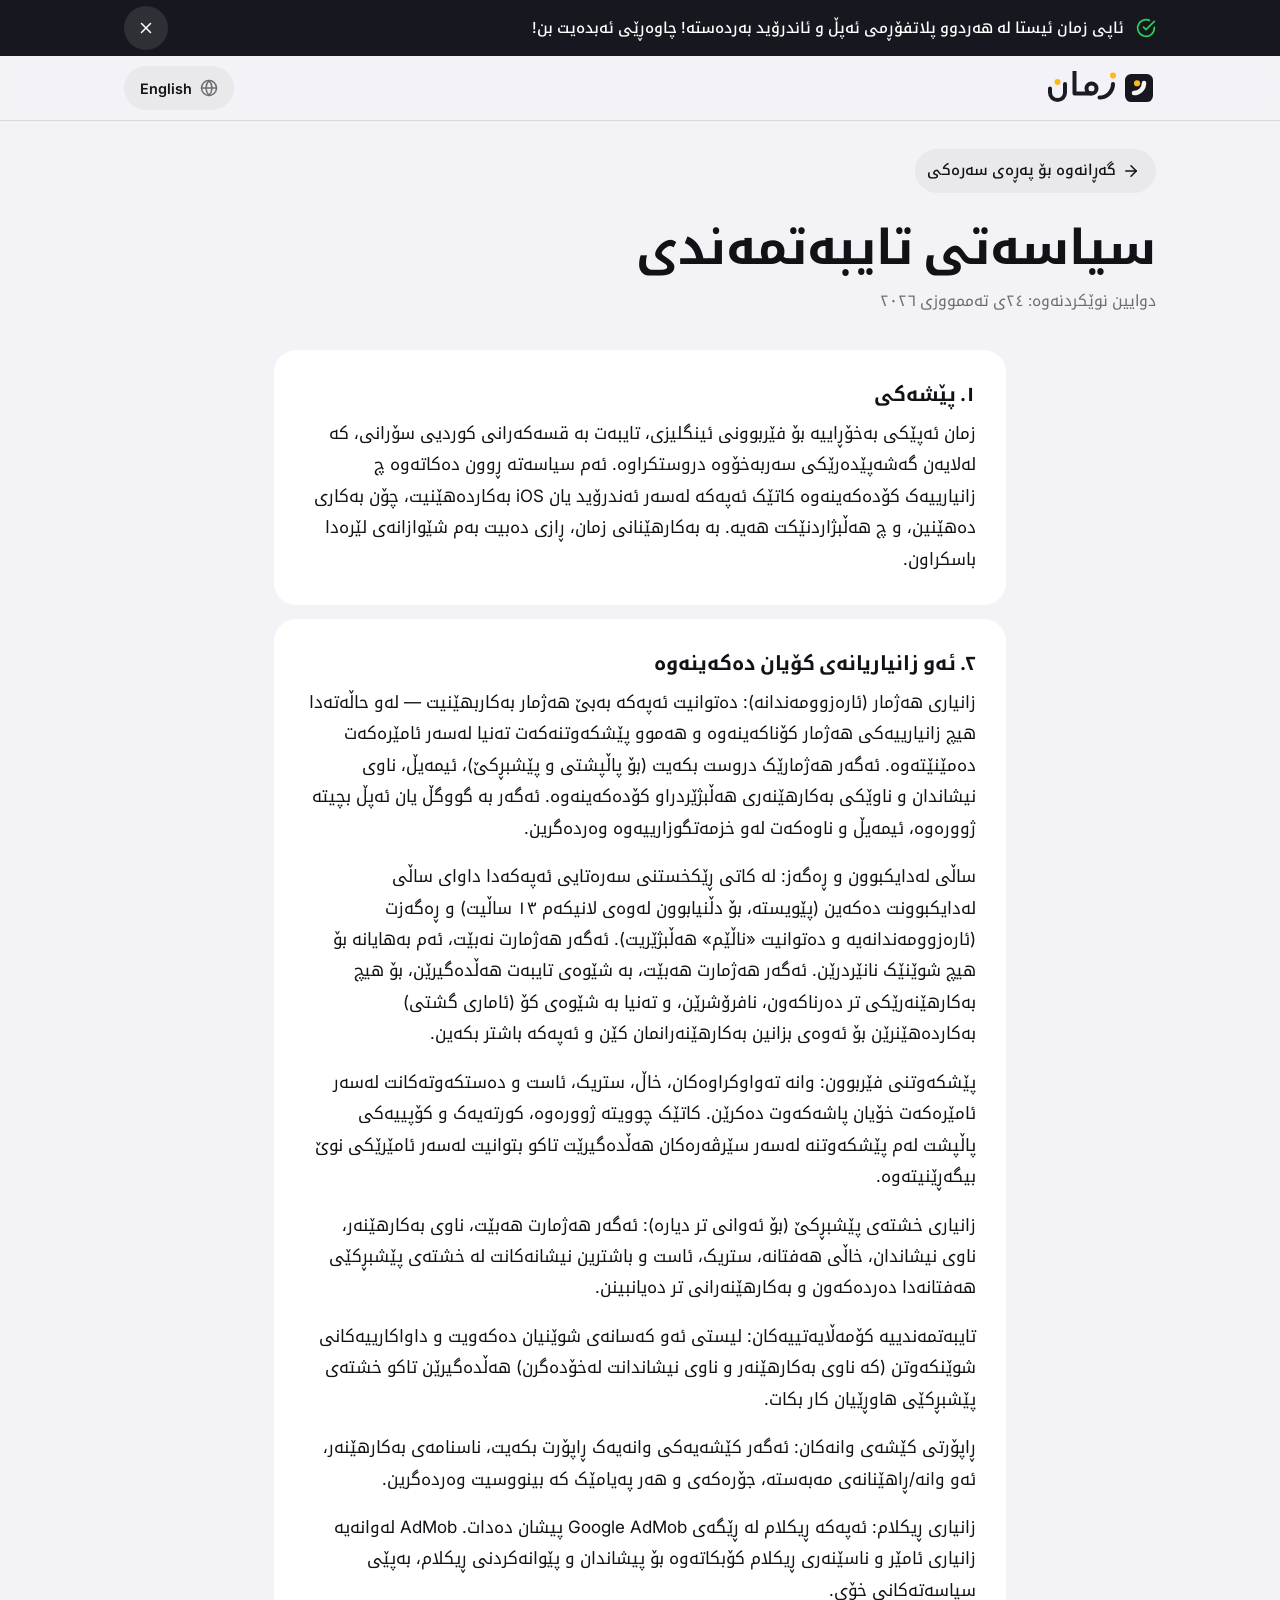
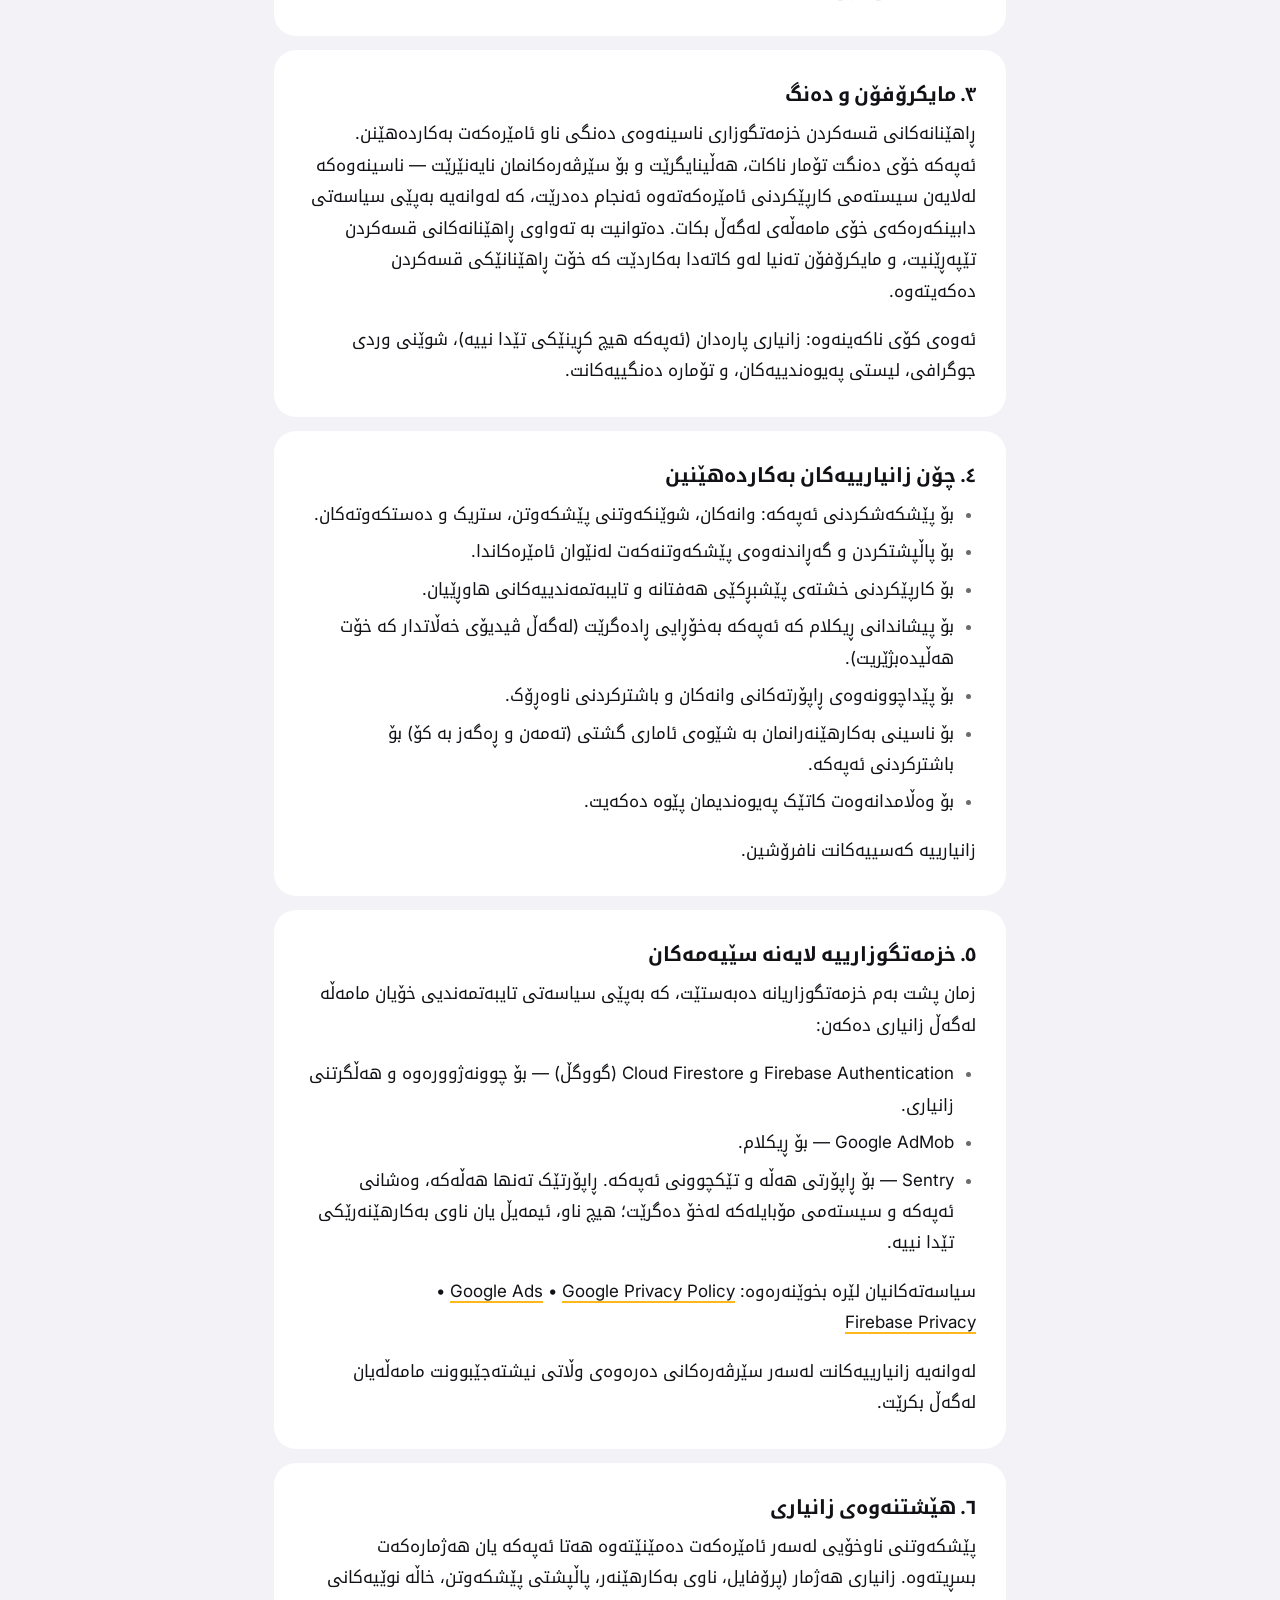
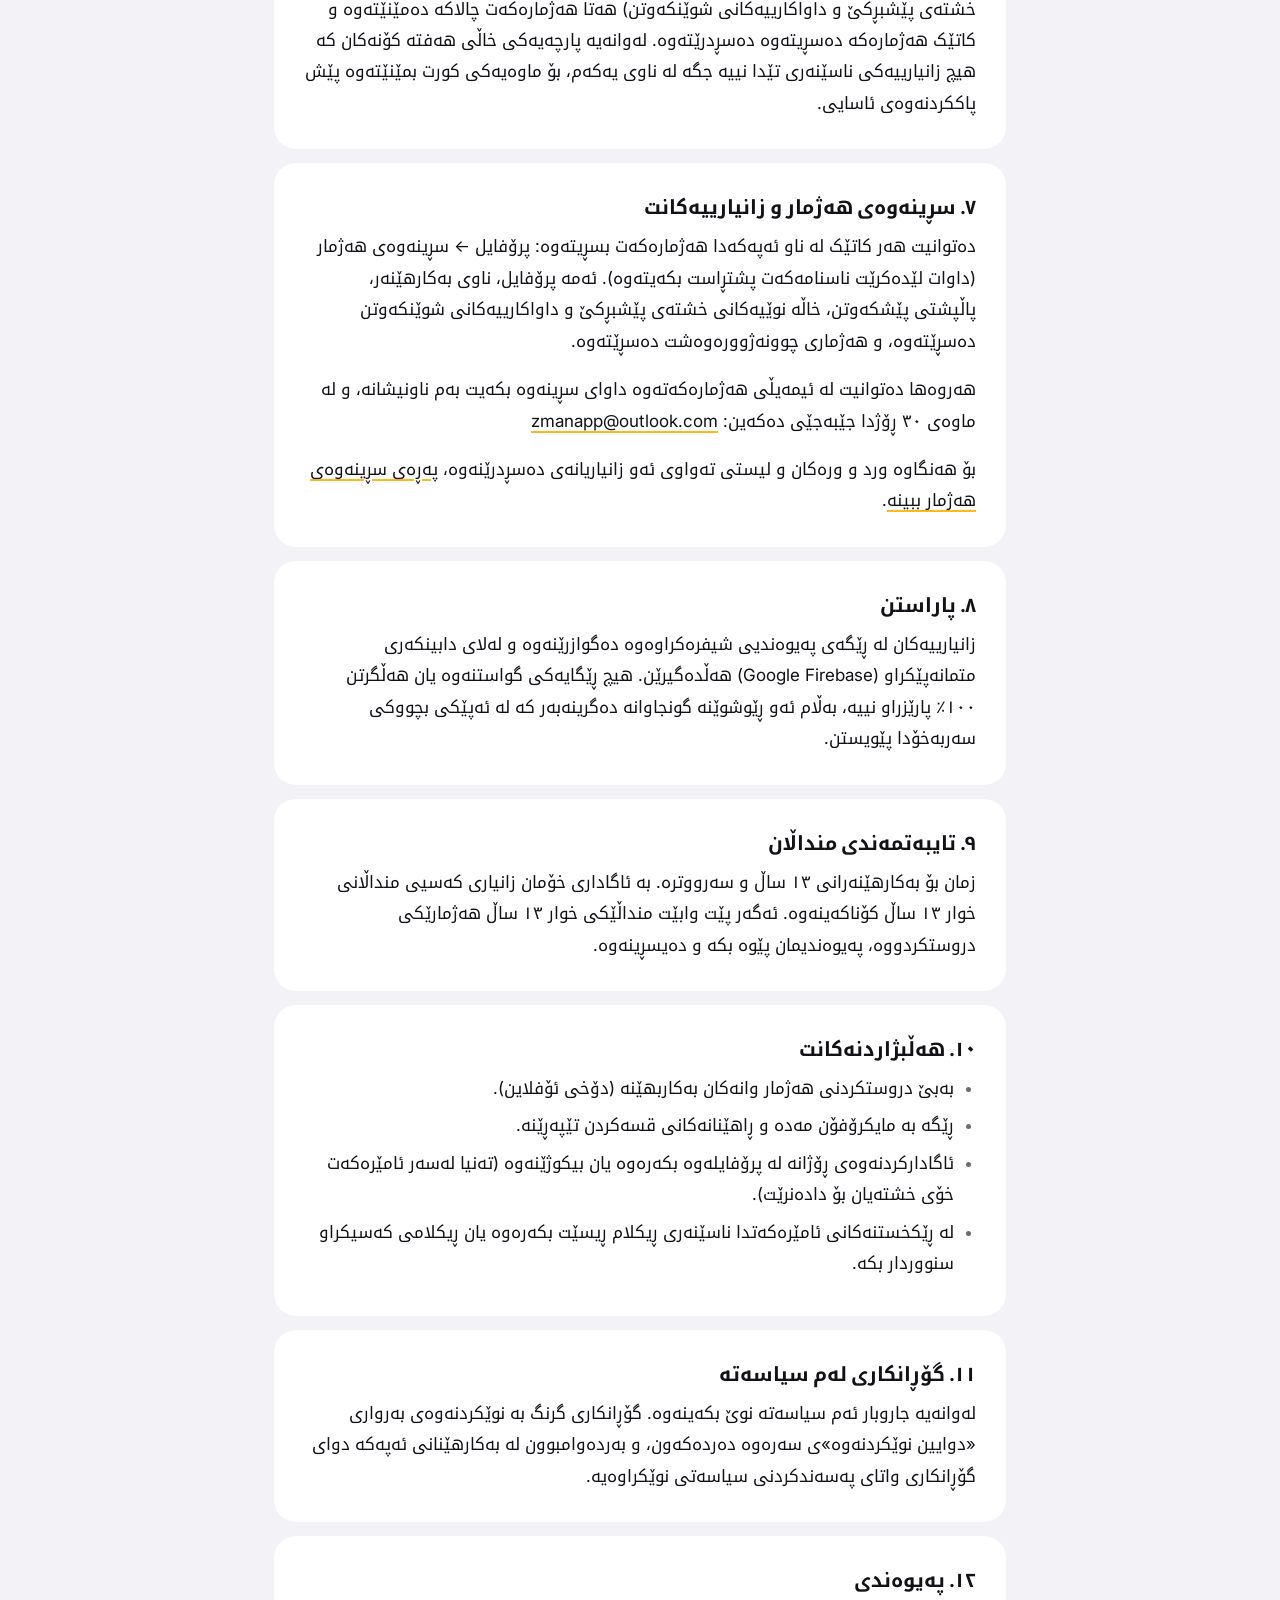
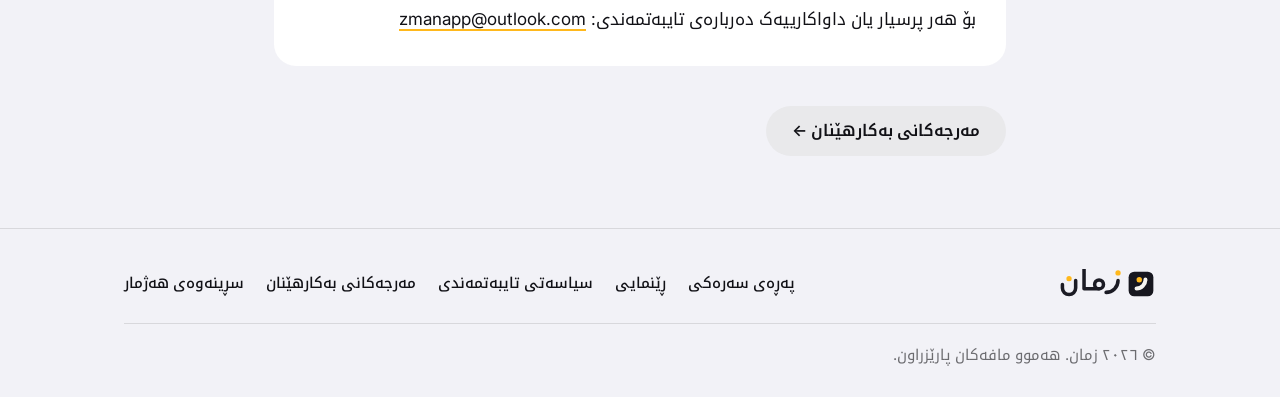
<file: privacy.html>
<!DOCTYPE html>
<html lang="ckb" dir="rtl">
<head>
  <meta charset="UTF-8">
  <script>
    (function () {
      try {
        if (localStorage.getItem('zman-lang') === 'en') {
          document.documentElement.setAttribute('lang', 'en');
          document.documentElement.setAttribute('dir', 'ltr');
        }
      } catch (e) {}
    })();
  </script>
  <meta name="viewport" content="width=device-width, initial-scale=1">
  <title>سیاسەتی تایبەتمەندی — زمان</title>
  <meta name="description" content="سیاسەتی تایبەتمەندی ئەپی زمان — فێربوونی ئینگلیزی بۆ قسەکەرانی کوردیی سۆرانی.">
  <meta name="robots" content="index,follow">
  <link rel="icon" type="image/svg+xml" href="assets/favicon.svg">
  <link rel="apple-touch-icon" href="assets/apple-touch-icon.png">
  <meta name="theme-color" content="#F2F2F7" media="(prefers-color-scheme: light)">
  <meta name="theme-color" content="#000000" media="(prefers-color-scheme: dark)">
  <link rel="preconnect" href="https://fonts.googleapis.com">
  <link rel="preconnect" href="https://fonts.gstatic.com" crossorigin>
  <link href="https://fonts.googleapis.com/css2?family=Inter:wght@400;500;600;700&family=Noto+Kufi+Arabic:wght@400;500;600;700&display=swap" rel="stylesheet">
  <link rel="stylesheet" href="styles.css">
</head>
<body
  data-title-ku="سیاسەتی تایبەتمەندی — زمان"
  data-title-en="Privacy Policy — ZMAN"
  data-desc-ku="سیاسەتی تایبەتمەندی ئەپی زمان — فێربوونی ئینگلیزی بۆ قسەکەرانی کوردیی سۆرانی."
  data-desc-en="Privacy Policy for ZMAN — the English-learning app for Sorani Kurdish speakers.">

  <a class="skip-link" href="#main" data-ku="بازدان بۆ ناوەڕۆک" data-en="Skip to content">بازدان بۆ ناوەڕۆک</a>

  <!-- Site-wide alert bar (managed at /admin/, content in content/alerts.json). -->
  <div id="site-alert" class="site-alert" role="region" data-aria-ku="ئاگاداری و ڕاگەیاندن" data-aria-en="Announcements" aria-label="ئاگاداری و ڕاگەیاندن" hidden></div>

  <header class="site-header">
    <div class="container header-inner">
      <a class="brand" href="index.html" data-aria-ku="زمان — پەڕەی سەرەکی" data-aria-en="ZMAN — home" aria-label="زمان — پەڕەی سەرەکی">
        <picture class="logo-ku">
          <source media="(prefers-color-scheme: dark)" srcset="assets/brand/lockup-kurdish-dark.svg">
          <img src="assets/brand/lockup-kurdish-light.svg" alt="" width="111" height="34">
        </picture>
        <picture class="logo-en">
          <source media="(prefers-color-scheme: dark)" srcset="assets/brand/lockup-latin-dark.svg">
          <img src="assets/brand/lockup-latin-light.svg" alt="" width="125" height="34">
        </picture>
      </a>
      <div class="header-actions">
        <button class="lang-toggle" type="button" data-aria-ku="گۆڕینی زمان بۆ ئینگلیزی" data-aria-en="Switch language to Kurdish" aria-label="گۆڕینی زمان بۆ ئینگلیزی">
          <svg width="18" height="18" viewBox="0 0 24 24" fill="none" stroke="currentColor" stroke-width="2" stroke-linecap="round" stroke-linejoin="round" aria-hidden="true"><circle cx="12" cy="12" r="10"/><line x1="2" y1="12" x2="22" y2="12"/><path d="M12 2a15.3 15.3 0 0 1 4 10 15.3 15.3 0 0 1-4 10 15.3 15.3 0 0 1-4-10 15.3 15.3 0 0 1 4-10z"/></svg>
          <span class="lang-toggle-label">English</span>
        </button>
      </div>
    </div>
  </header>

  <main id="main">
    <div class="legal-hero">
      <div class="container">
        <a class="back-link" href="index.html">
          <svg width="18" height="18" viewBox="0 0 24 24" fill="none" stroke="currentColor" stroke-width="2" stroke-linecap="round" stroke-linejoin="round" aria-hidden="true"><line x1="19" y1="12" x2="5" y2="12"/><polyline points="12 19 5 12 12 5"/></svg>
          <span data-ku="گەڕانەوە بۆ پەڕەی سەرەکی" data-en="Back to home">گەڕانەوە بۆ پەڕەی سەرەکی</span>
        </a>
        <h1 data-ku="سیاسەتی تایبەتمەندی" data-en="Privacy Policy">سیاسەتی تایبەتمەندی</h1>
        <p class="legal-updated"
           data-ku="دوایین نوێکردنەوە: ٢٤ی تەممووزی ٢٠٢٦"
           data-en="Last updated: July 24, 2026">دوایین نوێکردنەوە: ٢٤ی تەممووزی ٢٠٢٦</p>
      </div>
    </div>

    <div class="container legal-body">

      <section class="legal-section">
        <h2><span data-ku="١. پێشەکی" data-en="1. Introduction">١. پێشەکی</span></h2>
        <p data-ku="زمان ئەپێکی بەخۆڕاییە بۆ فێربوونی ئینگلیزی، تایبەت بە قسەکەرانی کوردیی سۆرانی، کە لەلایەن گەشەپێدەرێکی سەربەخۆوە دروستکراوە. ئەم سیاسەتە ڕوون دەکاتەوە چ زانیارییەک کۆدەکەینەوە کاتێک ئەپەکە لەسەر ئەندرۆید یان iOS بەکاردەهێنیت، چۆن بەکاری دەهێنین، و چ هەڵبژاردنێکت هەیە. بە بەکارهێنانی زمان، ڕازی دەبیت بەم شێوازانەی لێرەدا باسکراون."
           data-en="ZMAN is a free English-learning app for Sorani Kurdish speakers, built and operated by an independent developer. This policy explains what information we collect when you use the app on Android or iOS, how it is used, and what choices you have. By using ZMAN you agree to the practices described here.">زمان ئەپێکی بەخۆڕاییە بۆ فێربوونی ئینگلیزی، تایبەت بە قسەکەرانی کوردیی سۆرانی، کە لەلایەن گەشەپێدەرێکی سەربەخۆوە دروستکراوە. ئەم سیاسەتە ڕوون دەکاتەوە چ زانیارییەک کۆدەکەینەوە کاتێک ئەپەکە لەسەر ئەندرۆید یان iOS بەکاردەهێنیت، چۆن بەکاری دەهێنین، و چ هەڵبژاردنێکت هەیە. بە بەکارهێنانی زمان، ڕازی دەبیت بەم شێوازانەی لێرەدا باسکراون.</p>
      </section>

      <section class="legal-section">
        <h2><span data-ku="٢. ئەو زانیاریانەی کۆیان دەکەینەوە" data-en="2. Information We Collect">٢. ئەو زانیاریانەی کۆیان دەکەینەوە</span></h2>
        <p data-ku="زانیاری هەژمار (ئارەزوومەندانە): دەتوانیت ئەپەکە بەبێ هەژمار بەکاربهێنیت — لەو حاڵەتەدا هیچ زانیارییەکی هەژمار کۆناکەینەوە و هەموو پێشکەوتنەکەت تەنیا لەسەر ئامێرەکەت دەمێنێتەوە. ئەگەر هەژمارێک دروست بکەیت (بۆ پاڵپشتی و پێشبڕکێ)، ئیمەیڵ، ناوی نیشاندان و ناوێکی بەکارهێنەری هەڵبژێردراو کۆدەکەینەوە. ئەگەر بە گووگڵ یان ئەپڵ بچیتە ژوورەوە، ئیمەیڵ و ناوەکەت لەو خزمەتگوزارییەوە وەردەگرین."
           data-en="Account information (optional). You can use the app without an account — in that case we collect no account information at all and your progress stays only on your device. If you do create an account (for backup and leaderboards), we collect your email address, a display name, and a username you choose. If you sign in with Google or Apple, we receive your email address and name from that provider.">زانیاری هەژمار (ئارەزوومەندانە): دەتوانیت ئەپەکە بەبێ هەژمار بەکاربهێنیت — لەو حاڵەتەدا هیچ زانیارییەکی هەژمار کۆناکەینەوە و هەموو پێشکەوتنەکەت تەنیا لەسەر ئامێرەکەت دەمێنێتەوە. ئەگەر هەژمارێک دروست بکەیت (بۆ پاڵپشتی و پێشبڕکێ)، ئیمەیڵ، ناوی نیشاندان و ناوێکی بەکارهێنەری هەڵبژێردراو کۆدەکەینەوە. ئەگەر بە گووگڵ یان ئەپڵ بچیتە ژوورەوە، ئیمەیڵ و ناوەکەت لەو خزمەتگوزارییەوە وەردەگرین.</p>
        <p data-ku="ساڵی لەدایکبوون و ڕەگەز: لە کاتی ڕێکخستنی سەرەتایی ئەپەکەدا داوای ساڵی لەدایکبوونت دەکەین (پێویستە، بۆ دڵنیابوون لەوەی لانیکەم ١٣ ساڵیت) و ڕەگەزت (ئارەزوومەندانەیە و دەتوانیت «ناڵێم» هەڵبژێریت). ئەگەر هەژمارت نەبێت، ئەم بەهایانە بۆ هیچ شوێنێک نانێردرێن. ئەگەر هەژمارت هەبێت، بە شێوەی تایبەت هەڵدەگیرێن، بۆ هیچ بەکارهێنەرێکی تر دەرناکەون، نافرۆشرێن، و تەنیا بە شێوەی کۆ (ئاماری گشتی) بەکاردەهێنرێن بۆ ئەوەی بزانین بەکارهێنەرانمان کێن و ئەپەکە باشتر بکەین."
           data-en="Birth year and gender. During first-time setup we ask for your year of birth (required — used to confirm you are at least 13) and your gender (optional — you may choose 'prefer not to say'). If you have no account, these values are not sent anywhere. If you do have an account, they are stored privately, are never visible to other users, are never sold, and are used only in aggregate to understand our audience and improve the app.">ساڵی لەدایکبوون و ڕەگەز: لە کاتی ڕێکخستنی سەرەتایی ئەپەکەدا داوای ساڵی لەدایکبوونت دەکەین (پێویستە، بۆ دڵنیابوون لەوەی لانیکەم ١٣ ساڵیت) و ڕەگەزت (ئارەزوومەندانەیە و دەتوانیت «ناڵێم» هەڵبژێریت). ئەگەر هەژمارت نەبێت، ئەم بەهایانە بۆ هیچ شوێنێک نانێردرێن. ئەگەر هەژمارت هەبێت، بە شێوەی تایبەت هەڵدەگیرێن، بۆ هیچ بەکارهێنەرێکی تر دەرناکەون، نافرۆشرێن، و تەنیا بە شێوەی کۆ (ئاماری گشتی) بەکاردەهێنرێن بۆ ئەوەی بزانین بەکارهێنەرانمان کێن و ئەپەکە باشتر بکەین.</p>
        <p data-ku="پێشکەوتنی فێربوون: وانە تەواوکراوەکان، خاڵ، ستریک، ئاست و دەستکەوتەکانت لەسەر ئامێرەکەت خۆیان پاشەکەوت دەکرێن. کاتێک چوویتە ژوورەوە، کورتەیەک و کۆپییەکی پاڵپشت لەم پێشکەوتنە لەسەر سێرڤەرەکان هەڵدەگیرێت تاکو بتوانیت لەسەر ئامێرێکی نوێ بیگەڕێنیتەوە."
           data-en="Learning progress. Your completed lessons, points, streaks, level, and achievements are stored on your device. When you are signed in, a summary and a backup of this progress are stored on our servers so you can restore it on a new device.">پێشکەوتنی فێربوون: وانە تەواوکراوەکان، خاڵ، ستریک، ئاست و دەستکەوتەکانت لەسەر ئامێرەکەت خۆیان پاشەکەوت دەکرێن. کاتێک چوویتە ژوورەوە، کورتەیەک و کۆپییەکی پاڵپشت لەم پێشکەوتنە لەسەر سێرڤەرەکان هەڵدەگیرێت تاکو بتوانیت لەسەر ئامێرێکی نوێ بیگەڕێنیتەوە.</p>
        <p data-ku="زانیاری خشتەی پێشبڕکێ (بۆ ئەوانی تر دیارە): ئەگەر هەژمارت هەبێت، ناوی بەکارهێنەر، ناوی نیشاندان، خاڵی هەفتانە، ستریک، ئاست و باشترین نیشانەکانت لە خشتەی پێشبڕکێی هەفتانەدا دەردەکەون و بەکارهێنەرانی تر دەیانبینن."
           data-en="Leaderboard data (visible to others). If you use an account, your username, display name, weekly points, streak, level, and top achievement badges appear on the weekly leaderboards and can be seen by other users.">زانیاری خشتەی پێشبڕکێ (بۆ ئەوانی تر دیارە): ئەگەر هەژمارت هەبێت، ناوی بەکارهێنەر، ناوی نیشاندان، خاڵی هەفتانە، ستریک، ئاست و باشترین نیشانەکانت لە خشتەی پێشبڕکێی هەفتانەدا دەردەکەون و بەکارهێنەرانی تر دەیانبینن.</p>
        <p data-ku="تایبەتمەندییە کۆمەڵایەتییەکان: لیستی ئەو کەسانەی شوێنیان دەکەویت و داواکارییەکانی شوێنکەوتن (کە ناوی بەکارهێنەر و ناوی نیشاندانت لەخۆدەگرن) هەڵدەگیرێن تاکو خشتەی پێشبڕکێی هاوڕێیان کار بکات."
           data-en="Social features. Your following list and follow requests (which include your username and display name) are stored to make friend leaderboards work.">تایبەتمەندییە کۆمەڵایەتییەکان: لیستی ئەو کەسانەی شوێنیان دەکەویت و داواکارییەکانی شوێنکەوتن (کە ناوی بەکارهێنەر و ناوی نیشاندانت لەخۆدەگرن) هەڵدەگیرێن تاکو خشتەی پێشبڕکێی هاوڕێیان کار بکات.</p>
        <p data-ku="ڕاپۆرتی کێشەی وانەکان: ئەگەر کێشەیەکی وانەیەک ڕاپۆرت بکەیت، ناسنامەی بەکارهێنەر، ئەو وانە/ڕاهێنانەی مەبەستە، جۆرەکەی و هەر پەیامێک کە بینووسیت وەردەگرین."
           data-en="Lesson issue reports. If you report a problem with a lesson, we receive your user ID, the lesson/exercise concerned, the category you chose, and any message you write.">ڕاپۆرتی کێشەی وانەکان: ئەگەر کێشەیەکی وانەیەک ڕاپۆرت بکەیت، ناسنامەی بەکارهێنەر، ئەو وانە/ڕاهێنانەی مەبەستە، جۆرەکەی و هەر پەیامێک کە بینووسیت وەردەگرین.</p>
        <p data-ku="زانیاری ڕیکلام: ئەپەکە ڕیکلام لە ڕێگەی Google AdMob پیشان دەدات. AdMob لەوانەیە زانیاری ئامێر و ناسێنەری ڕیکلام کۆبکاتەوە بۆ پیشاندان و پێوانەکردنی ڕیکلام، بەپێی سیاسەتەکانی خۆی."
           data-en="Advertising data. The app shows ads through Google AdMob. AdMob may collect device information and advertising identifiers to serve and measure ads, as described in Google's own policies.">زانیاری ڕیکلام: ئەپەکە ڕیکلام لە ڕێگەی Google AdMob پیشان دەدات. AdMob لەوانەیە زانیاری ئامێر و ناسێنەری ڕیکلام کۆبکاتەوە بۆ پیشاندان و پێوانەکردنی ڕیکلام، بەپێی سیاسەتەکانی خۆی.</p>
      </section>

      <section class="legal-section">
        <h2><span data-ku="٣. مایکرۆفۆن و دەنگ" data-en="3. Microphone &amp; Speech">٣. مایکرۆفۆن و دەنگ</span></h2>
        <p data-ku="ڕاهێنانەکانی قسەکردن خزمەتگوزاری ناسینەوەی دەنگی ناو ئامێرەکەت بەکاردەهێنن. ئەپەکە خۆی دەنگت تۆمار ناکات، هەڵینایگرێت و بۆ سێرڤەرەکانمان نایەنێرێت — ناسینەوەکە لەلایەن سیستەمی کارپێکردنی ئامێرەکەتەوە ئەنجام دەدرێت، کە لەوانەیە بەپێی سیاسەتی دابینکەرەکەی خۆی مامەڵەی لەگەڵ بکات. دەتوانیت بە تەواوی ڕاهێنانەکانی قسەکردن تێپەڕێنیت، و مایکرۆفۆن تەنیا لەو کاتەدا بەکاردێت کە خۆت ڕاهێنانێکی قسەکردن دەکەیتەوە."
           data-en="Speaking exercises use your device's built-in speech-recognition service. The app itself does not record, store, or transmit your voice audio to our servers; recognition is performed by your device's operating system, which may process audio according to its provider's policies. You can skip speaking exercises entirely, and the microphone is only used while you actively have a speaking exercise open.">ڕاهێنانەکانی قسەکردن خزمەتگوزاری ناسینەوەی دەنگی ناو ئامێرەکەت بەکاردەهێنن. ئەپەکە خۆی دەنگت تۆمار ناکات، هەڵینایگرێت و بۆ سێرڤەرەکانمان نایەنێرێت — ناسینەوەکە لەلایەن سیستەمی کارپێکردنی ئامێرەکەتەوە ئەنجام دەدرێت، کە لەوانەیە بەپێی سیاسەتی دابینکەرەکەی خۆی مامەڵەی لەگەڵ بکات. دەتوانیت بە تەواوی ڕاهێنانەکانی قسەکردن تێپەڕێنیت، و مایکرۆفۆن تەنیا لەو کاتەدا بەکاردێت کە خۆت ڕاهێنانێکی قسەکردن دەکەیتەوە.</p>
        <p data-ku="ئەوەی کۆی ناکەینەوە: زانیاری پارەدان (ئەپەکە هیچ کڕینێکی تێدا نییە)، شوێنی وردی جوگرافی، لیستی پەیوەندییەکان، و تۆمارە دەنگییەکانت."
           data-en="What we do NOT collect: we do not collect payment information (the app has no purchases), precise location, contacts, or your voice recordings.">ئەوەی کۆی ناکەینەوە: زانیاری پارەدان (ئەپەکە هیچ کڕینێکی تێدا نییە)، شوێنی وردی جوگرافی، لیستی پەیوەندییەکان، و تۆمارە دەنگییەکانت.</p>
      </section>

      <section class="legal-section">
        <h2><span data-ku="٤. چۆن زانیارییەکان بەکاردەهێنین" data-en="4. How We Use Information">٤. چۆن زانیارییەکان بەکاردەهێنین</span></h2>
        <ul>
          <li data-ku="بۆ پێشکەشکردنی ئەپەکە: وانەکان، شوێنکەوتنی پێشکەوتن، ستریک و دەستکەوتەکان."
              data-en="To provide the app: lessons, progress tracking, streaks, and achievements.">بۆ پێشکەشکردنی ئەپەکە: وانەکان، شوێنکەوتنی پێشکەوتن، ستریک و دەستکەوتەکان.</li>
          <li data-ku="بۆ پاڵپشتکردن و گەڕاندنەوەی پێشکەوتنەکەت لەنێوان ئامێرەکاندا."
              data-en="To back up and restore your learning progress across devices.">بۆ پاڵپشتکردن و گەڕاندنەوەی پێشکەوتنەکەت لەنێوان ئامێرەکاندا.</li>
          <li data-ku="بۆ کارپێکردنی خشتەی پێشبڕکێی هەفتانە و تایبەتمەندییەکانی هاوڕێیان."
              data-en="To operate weekly leaderboards and friend features.">بۆ کارپێکردنی خشتەی پێشبڕکێی هەفتانە و تایبەتمەندییەکانی هاوڕێیان.</li>
          <li data-ku="بۆ پیشاندانی ڕیکلام کە ئەپەکە بەخۆڕایی ڕادەگرێت (لەگەڵ ڤیدیۆی خەڵاتدار کە خۆت هەڵیدەبژێریت)."
              data-en="To show ads that keep the app free (including optional rewarded videos you choose to watch).">بۆ پیشاندانی ڕیکلام کە ئەپەکە بەخۆڕایی ڕادەگرێت (لەگەڵ ڤیدیۆی خەڵاتدار کە خۆت هەڵیدەبژێریت).</li>
          <li data-ku="بۆ پێداچوونەوەی ڕاپۆرتەکانی وانەکان و باشترکردنی ناوەڕۆک."
              data-en="To review reported lesson issues and improve content.">بۆ پێداچوونەوەی ڕاپۆرتەکانی وانەکان و باشترکردنی ناوەڕۆک.</li>
          <li data-ku="بۆ ناسینی بەکارهێنەرانمان بە شێوەی ئاماری گشتی (تەمەن و ڕەگەز بە کۆ) بۆ باشترکردنی ئەپەکە."
              data-en="To understand our audience in aggregate (age ranges and gender, as overall statistics) so we can improve the app.">بۆ ناسینی بەکارهێنەرانمان بە شێوەی ئاماری گشتی (تەمەن و ڕەگەز بە کۆ) بۆ باشترکردنی ئەپەکە.</li>
          <li data-ku="بۆ وەڵامدانەوەت کاتێک پەیوەندیمان پێوە دەکەیت."
              data-en="To respond when you contact us.">بۆ وەڵامدانەوەت کاتێک پەیوەندیمان پێوە دەکەیت.</li>
        </ul>
        <p data-ku="زانیارییە کەسییەکانت نافرۆشین."
           data-en="We do not sell your personal information.">زانیارییە کەسییەکانت نافرۆشین.</p>
      </section>

      <section class="legal-section">
        <h2><span data-ku="٥. خزمەتگوزارییە لایەنە سێیەمەکان" data-en="5. Third-Party Services">٥. خزمەتگوزارییە لایەنە سێیەمەکان</span></h2>
        <p data-ku="زمان پشت بەم خزمەتگوزاریانە دەبەستێت، کە بەپێی سیاسەتی تایبەتمەندیی خۆیان مامەڵە لەگەڵ زانیاری دەکەن:"
           data-en="ZMAN relies on the following services, which process data under their own privacy policies:">زمان پشت بەم خزمەتگوزاریانە دەبەستێت، کە بەپێی سیاسەتی تایبەتمەندیی خۆیان مامەڵە لەگەڵ زانیاری دەکەن:</p>
        <ul>
          <li data-ku="Firebase Authentication و Cloud Firestore (گووگڵ) — بۆ چوونەژوورەوە و هەڵگرتنی زانیاری."
              data-en="Firebase Authentication and Cloud Firestore (Google) — sign-in and data storage.">Firebase Authentication و Cloud Firestore (گووگڵ) — بۆ چوونەژوورەوە و هەڵگرتنی زانیاری.</li>
          <li data-ku="Google AdMob — بۆ ڕیکلام."
              data-en="Google AdMob — advertising.">Google AdMob — بۆ ڕیکلام.</li>
          <li data-ku="Sentry — بۆ ڕاپۆرتی هەڵە و تێکچوونی ئەپەکە. ڕاپۆرتێک تەنها هەڵەکە، وەشانی ئەپەکە و سیستەمی مۆبایلەکە لەخۆ دەگرێت؛ هیچ ناو، ئیمەیڵ یان ناوی بەکارهێنەرێکی تێدا نییە."
              data-en="Sentry — crash and error reports. A report contains only the error, the app version and the phone's operating system; no name, email or username.">Sentry — بۆ ڕاپۆرتی هەڵە و تێکچوونی ئەپەکە. ڕاپۆرتێک تەنها هەڵەکە، وەشانی ئەپەکە و سیستەمی مۆبایلەکە لەخۆ دەگرێت؛ هیچ ناو، ئیمەیڵ یان ناوی بەکارهێنەرێکی تێدا نییە.</li>
        </ul>
        <p>
          <span data-ku="سیاسەتەکانیان لێرە بخوێنەرەوە: "
                data-en="You can read their policies here: ">سیاسەتەکانیان لێرە بخوێنەرەوە: </span>
          <a class="ltr" href="https://policies.google.com/privacy" rel="noopener" target="_blank">Google Privacy Policy</a><span> • </span><a class="ltr" href="https://policies.google.com/technologies/ads" rel="noopener" target="_blank">Google Ads</a><span> • </span><a class="ltr" href="https://firebase.google.com/support/privacy" rel="noopener" target="_blank">Firebase Privacy</a>
        </p>
        <p data-ku="لەوانەیە زانیارییەکانت لەسەر سێرڤەرەکانی دەرەوەی وڵاتی نیشتەجێبوونت مامەڵەیان لەگەڵ بکرێت."
           data-en="Your data may be processed on servers located outside your country of residence.">لەوانەیە زانیارییەکانت لەسەر سێرڤەرەکانی دەرەوەی وڵاتی نیشتەجێبوونت مامەڵەیان لەگەڵ بکرێت.</p>
      </section>

      <section class="legal-section">
        <h2><span data-ku="٦. هێشتنەوەی زانیاری" data-en="6. Data Retention">٦. هێشتنەوەی زانیاری</span></h2>
        <p data-ku="پێشکەوتنی ناوخۆیی لەسەر ئامێرەکەت دەمێنێتەوە هەتا ئەپەکە یان هەژمارەکەت بسڕیتەوە. زانیاری هەژمار (پرۆفایل، ناوی بەکارهێنەر، پاڵپشتی پێشکەوتن، خاڵە نوێیەکانی خشتەی پێشبڕکێ و داواکارییەکانی شوێنکەوتن) هەتا هەژمارەکەت چالاکە دەمێنێتەوە و کاتێک هەژمارەکە دەسڕیتەوە دەسڕدرێتەوە. لەوانەیە پارچەیەکی خاڵی هەفتە کۆنەکان کە هیچ زانیارییەکی ناسێنەری تێدا نییە جگە لە ناوی یەکەم، بۆ ماوەیەکی کورت بمێنێتەوە پێش پاککردنەوەی ئاسایی."
           data-en="Local progress stays on your device until you delete the app or your account. Account data (profile, username, progress backup, recent leaderboard scores, follow requests) is kept while your account is active and is deleted when you delete your account. Fragments of old weekly leaderboard entries that contain no identifying information beyond a first name may persist temporarily before routine cleanup.">پێشکەوتنی ناوخۆیی لەسەر ئامێرەکەت دەمێنێتەوە هەتا ئەپەکە یان هەژمارەکەت بسڕیتەوە. زانیاری هەژمار (پرۆفایل، ناوی بەکارهێنەر، پاڵپشتی پێشکەوتن، خاڵە نوێیەکانی خشتەی پێشبڕکێ و داواکارییەکانی شوێنکەوتن) هەتا هەژمارەکەت چالاکە دەمێنێتەوە و کاتێک هەژمارەکە دەسڕیتەوە دەسڕدرێتەوە. لەوانەیە پارچەیەکی خاڵی هەفتە کۆنەکان کە هیچ زانیارییەکی ناسێنەری تێدا نییە جگە لە ناوی یەکەم، بۆ ماوەیەکی کورت بمێنێتەوە پێش پاککردنەوەی ئاسایی.</p>
      </section>

      <section class="legal-section">
        <h2><span data-ku="٧. سڕینەوەی هەژمار و زانیارییەکانت" data-en="7. Deleting Your Account &amp; Data">٧. سڕینەوەی هەژمار و زانیارییەکانت</span></h2>
        <p data-ku="دەتوانیت هەر کاتێک لە ناو ئەپەکەدا هەژمارەکەت بسڕیتەوە: پرۆفایل ← سڕینەوەی هەژمار (داوات لێدەکرێت ناسنامەکەت پشتڕاست بکەیتەوە). ئەمە پرۆفایل، ناوی بەکارهێنەر، پاڵپشتی پێشکەوتن، خاڵە نوێیەکانی خشتەی پێشبڕکێ و داواکارییەکانی شوێنکەوتن دەسڕێتەوە، و هەژماری چوونەژوورەوەشت دەسڕێتەوە."
           data-en="You can delete your account at any time inside the app: Profile → Delete account (you will be asked to confirm your identity). This removes your profile, username, progress backup, recent leaderboard scores, and follow requests, and deletes your sign-in account.">دەتوانیت هەر کاتێک لە ناو ئەپەکەدا هەژمارەکەت بسڕیتەوە: پرۆفایل ← سڕینەوەی هەژمار (داوات لێدەکرێت ناسنامەکەت پشتڕاست بکەیتەوە). ئەمە پرۆفایل، ناوی بەکارهێنەر، پاڵپشتی پێشکەوتن، خاڵە نوێیەکانی خشتەی پێشبڕکێ و داواکارییەکانی شوێنکەوتن دەسڕێتەوە، و هەژماری چوونەژوورەوەشت دەسڕێتەوە.</p>
        <p>
          <span data-ku="هەروەها دەتوانیت لە ئیمەیڵی هەژمارەکەتەوە داوای سڕینەوە بکەیت بەم ناونیشانە، و لە ماوەی ٣٠ ڕۆژدا جێبەجێی دەکەین: "
                data-en="You may also email us from your account email to request deletion, and we will process it within 30 days: ">هەروەها دەتوانیت لە ئیمەیڵی هەژمارەکەتەوە داوای سڕینەوە بکەیت بەم ناونیشانە، و لە ماوەی ٣٠ ڕۆژدا جێبەجێی دەکەین: </span>
          <a class="ltr" href="mailto:zmanapp@outlook.com?subject=ZMAN%20%E2%80%94%20Account%20deletion%20request">zmanapp@outlook.com</a>
        </p>
        <p>
          <span data-ku="بۆ هەنگاوە ورد و ورەکان و لیستی تەواوی ئەو زانیاریانەی دەسڕدرێنەوە، "
                data-en="For step-by-step instructions and the full list of what is deleted, see the ">بۆ هەنگاوە ورد و ورەکان و لیستی تەواوی ئەو زانیاریانەی دەسڕدرێنەوە، </span><a href="delete-account.html" data-ku="پەڕەی سڕینەوەی هەژمار ببینە" data-en="account deletion page">پەڕەی سڕینەوەی هەژمار ببینە</a><span data-ku="." data-en=".">.</span>
        </p>
      </section>

      <section class="legal-section">
        <h2><span data-ku="٨. پاراستن" data-en="8. Security">٨. پاراستن</span></h2>
        <p data-ku="زانیارییەکان لە ڕێگەی پەیوەندیی شیفرەکراوەوە دەگوازرێنەوە و لەلای دابینکەری متمانەپێکراو (Google Firebase) هەڵدەگیرێن. هیچ ڕێگایەکی گواستنەوە یان هەڵگرتن ١٠٠٪ پارێزراو نییە، بەڵام ئەو ڕێوشوێنە گونجاوانە دەگرینەبەر کە لە ئەپێکی بچووکی سەربەخۆدا پێویستن."
           data-en="Data is transmitted over encrypted connections and stored with reputable providers (Google Firebase). No method of transmission or storage is 100% secure, but we take reasonable measures appropriate for a small, independently-operated app.">زانیارییەکان لە ڕێگەی پەیوەندیی شیفرەکراوەوە دەگوازرێنەوە و لەلای دابینکەری متمانەپێکراو (Google Firebase) هەڵدەگیرێن. هیچ ڕێگایەکی گواستنەوە یان هەڵگرتن ١٠٠٪ پارێزراو نییە، بەڵام ئەو ڕێوشوێنە گونجاوانە دەگرینەبەر کە لە ئەپێکی بچووکی سەربەخۆدا پێویستن.</p>
      </section>

      <section class="legal-section">
        <h2><span data-ku="٩. تایبەتمەندی منداڵان" data-en="9. Children’s Privacy">٩. تایبەتمەندی منداڵان</span></h2>
        <p data-ku="زمان بۆ بەکارهێنەرانی ١٣ ساڵ و سەرووترە. بە ئاگاداری خۆمان زانیاری کەسیی منداڵانی خوار ١٣ ساڵ کۆناکەینەوە. ئەگەر پێت وابێت منداڵێکی خوار ١٣ ساڵ هەژمارێکی دروستکردووە، پەیوەندیمان پێوە بکە و دەیسڕینەوە."
           data-en="ZMAN is intended for users aged 13 and older. We do not knowingly collect personal information from children under 13. If you believe a child under 13 has created an account, contact us and we will delete it.">زمان بۆ بەکارهێنەرانی ١٣ ساڵ و سەرووترە. بە ئاگاداری خۆمان زانیاری کەسیی منداڵانی خوار ١٣ ساڵ کۆناکەینەوە. ئەگەر پێت وابێت منداڵێکی خوار ١٣ ساڵ هەژمارێکی دروستکردووە، پەیوەندیمان پێوە بکە و دەیسڕینەوە.</p>
      </section>

      <section class="legal-section">
        <h2><span data-ku="١٠. هەڵبژاردنەکانت" data-en="10. Your Choices">١٠. هەڵبژاردنەکانت</span></h2>
        <ul>
          <li data-ku="بەبێ دروستکردنی هەژمار وانەکان بەکاربهێنە (دۆخی ئۆفلاین)."
              data-en="Use the app's lessons without creating an account (offline mode).">بەبێ دروستکردنی هەژمار وانەکان بەکاربهێنە (دۆخی ئۆفلاین).</li>
          <li data-ku="ڕێگە بە مایکرۆفۆن مەدە و ڕاهێنانەکانی قسەکردن تێپەڕێنە."
              data-en="Decline the microphone permission and skip speaking exercises.">ڕێگە بە مایکرۆفۆن مەدە و ڕاهێنانەکانی قسەکردن تێپەڕێنە.</li>
          <li data-ku="ئاگادارکردنەوەی ڕۆژانە لە پرۆفایلەوە بکەرەوە یان بیکوژێنەوە (تەنیا لەسەر ئامێرەکەت خۆی خشتەیان بۆ دادەنرێت)."
              data-en="Turn daily reminder notifications on or off in Profile (they are scheduled on-device only).">ئاگادارکردنەوەی ڕۆژانە لە پرۆفایلەوە بکەرەوە یان بیکوژێنەوە (تەنیا لەسەر ئامێرەکەت خۆی خشتەیان بۆ دادەنرێت).</li>
          <li data-ku="لە ڕێکخستنەکانی ئامێرەکەتدا ناسێنەری ڕیکلام ڕیسێت بکەرەوە یان ڕیکلامی کەسیکراو سنووردار بکە."
              data-en="Reset your device advertising identifier or limit ad personalization in your device settings.">لە ڕێکخستنەکانی ئامێرەکەتدا ناسێنەری ڕیکلام ڕیسێت بکەرەوە یان ڕیکلامی کەسیکراو سنووردار بکە.</li>
        </ul>
      </section>

      <section class="legal-section">
        <h2><span data-ku="١١. گۆڕانکاری لەم سیاسەتە" data-en="11. Changes to This Policy">١١. گۆڕانکاری لەم سیاسەتە</span></h2>
        <p data-ku="لەوانەیە جاروبار ئەم سیاسەتە نوێ بکەینەوە. گۆڕانکاری گرنگ بە نوێکردنەوەی بەرواری «دوایین نوێکردنەوە»ی سەرەوە دەردەکەون، و بەردەوامبوون لە بەکارهێنانی ئەپەکە دوای گۆڕانکاری واتای پەسەندکردنی سیاسەتی نوێکراوەیە."
           data-en="We may update this Privacy Policy from time to time. Material changes will be reflected by the “Last updated” date above, and continued use of the app after changes means you accept the updated policy.">لەوانەیە جاروبار ئەم سیاسەتە نوێ بکەینەوە. گۆڕانکاری گرنگ بە نوێکردنەوەی بەرواری «دوایین نوێکردنەوە»ی سەرەوە دەردەکەون، و بەردەوامبوون لە بەکارهێنانی ئەپەکە دوای گۆڕانکاری واتای پەسەندکردنی سیاسەتی نوێکراوەیە.</p>
      </section>

      <section class="legal-section">
        <h2><span data-ku="١٢. پەیوەندی" data-en="12. Contact">١٢. پەیوەندی</span></h2>
        <p>
          <span data-ku="بۆ هەر پرسیار یان داواکارییەک دەربارەی تایبەتمەندی: "
                data-en="For any privacy question or request: ">بۆ هەر پرسیار یان داواکارییەک دەربارەی تایبەتمەندی: </span>
          <a class="ltr" href="mailto:zmanapp@outlook.com">zmanapp@outlook.com</a>
        </p>
      </section>

      <nav class="legal-footer-nav" data-aria-ku="بەستەری پەیوەندیدار" data-aria-en="Related links" aria-label="بەستەری پەیوەندیدار">
        <a class="btn btn-ghost" href="terms.html" data-ku="مەرجەکانی بەکارهێنان ←" data-en="Terms of Service →">مەرجەکانی بەکارهێنان ←</a>
      </nav>
    </div>
  </main>

  <footer class="site-footer">
    <div class="container">
      <div class="footer-inner">
        <div class="footer-brand">
          <picture class="logo-ku">
            <source media="(prefers-color-scheme: dark)" srcset="assets/brand/lockup-kurdish-dark.svg">
            <img src="assets/brand/lockup-kurdish-light.svg" width="98" height="30" data-alt-ku="زمان" data-alt-en="ZMAN" alt="زمان">
          </picture>
          <picture class="logo-en">
            <source media="(prefers-color-scheme: dark)" srcset="assets/brand/lockup-latin-dark.svg">
            <img src="assets/brand/lockup-latin-light.svg" width="110" height="30" data-alt-ku="زمان" data-alt-en="ZMAN" alt="ZMAN">
          </picture>
        </div>
        <nav class="footer-nav" data-aria-ku="بەستەرەکانی خوارەوە" data-aria-en="Footer links" aria-label="بەستەرەکانی خوارەوە">
          <a href="index.html" data-ku="پەڕەی سەرەکی" data-en="Home">پەڕەی سەرەکی</a>
          <a href="guide.html" data-ku="ڕێنمایی" data-en="Guide">ڕێنمایی</a>
          <a href="privacy.html" data-ku="سیاسەتی تایبەتمەندی" data-en="Privacy Policy">سیاسەتی تایبەتمەندی</a>
          <a href="terms.html" data-ku="مەرجەکانی بەکارهێنان" data-en="Terms of Service">مەرجەکانی بەکارهێنان</a>
          <a href="delete-account.html" data-ku="سڕینەوەی هەژمار" data-en="Delete account">سڕینەوەی هەژمار</a>
        </nav>
      </div>
      <div class="footer-meta">
        <span data-ku="© ٢٠٢٦ زمان. هەموو مافەکان پارێزراون."
              data-en="© 2026 ZMAN. All rights reserved.">© ٢٠٢٦ زمان. هەموو مافەکان پارێزراون.</span>
      </div>
    </div>
  </footer>

  <script src="script.js" defer></script>
</body>
</html>
</file>
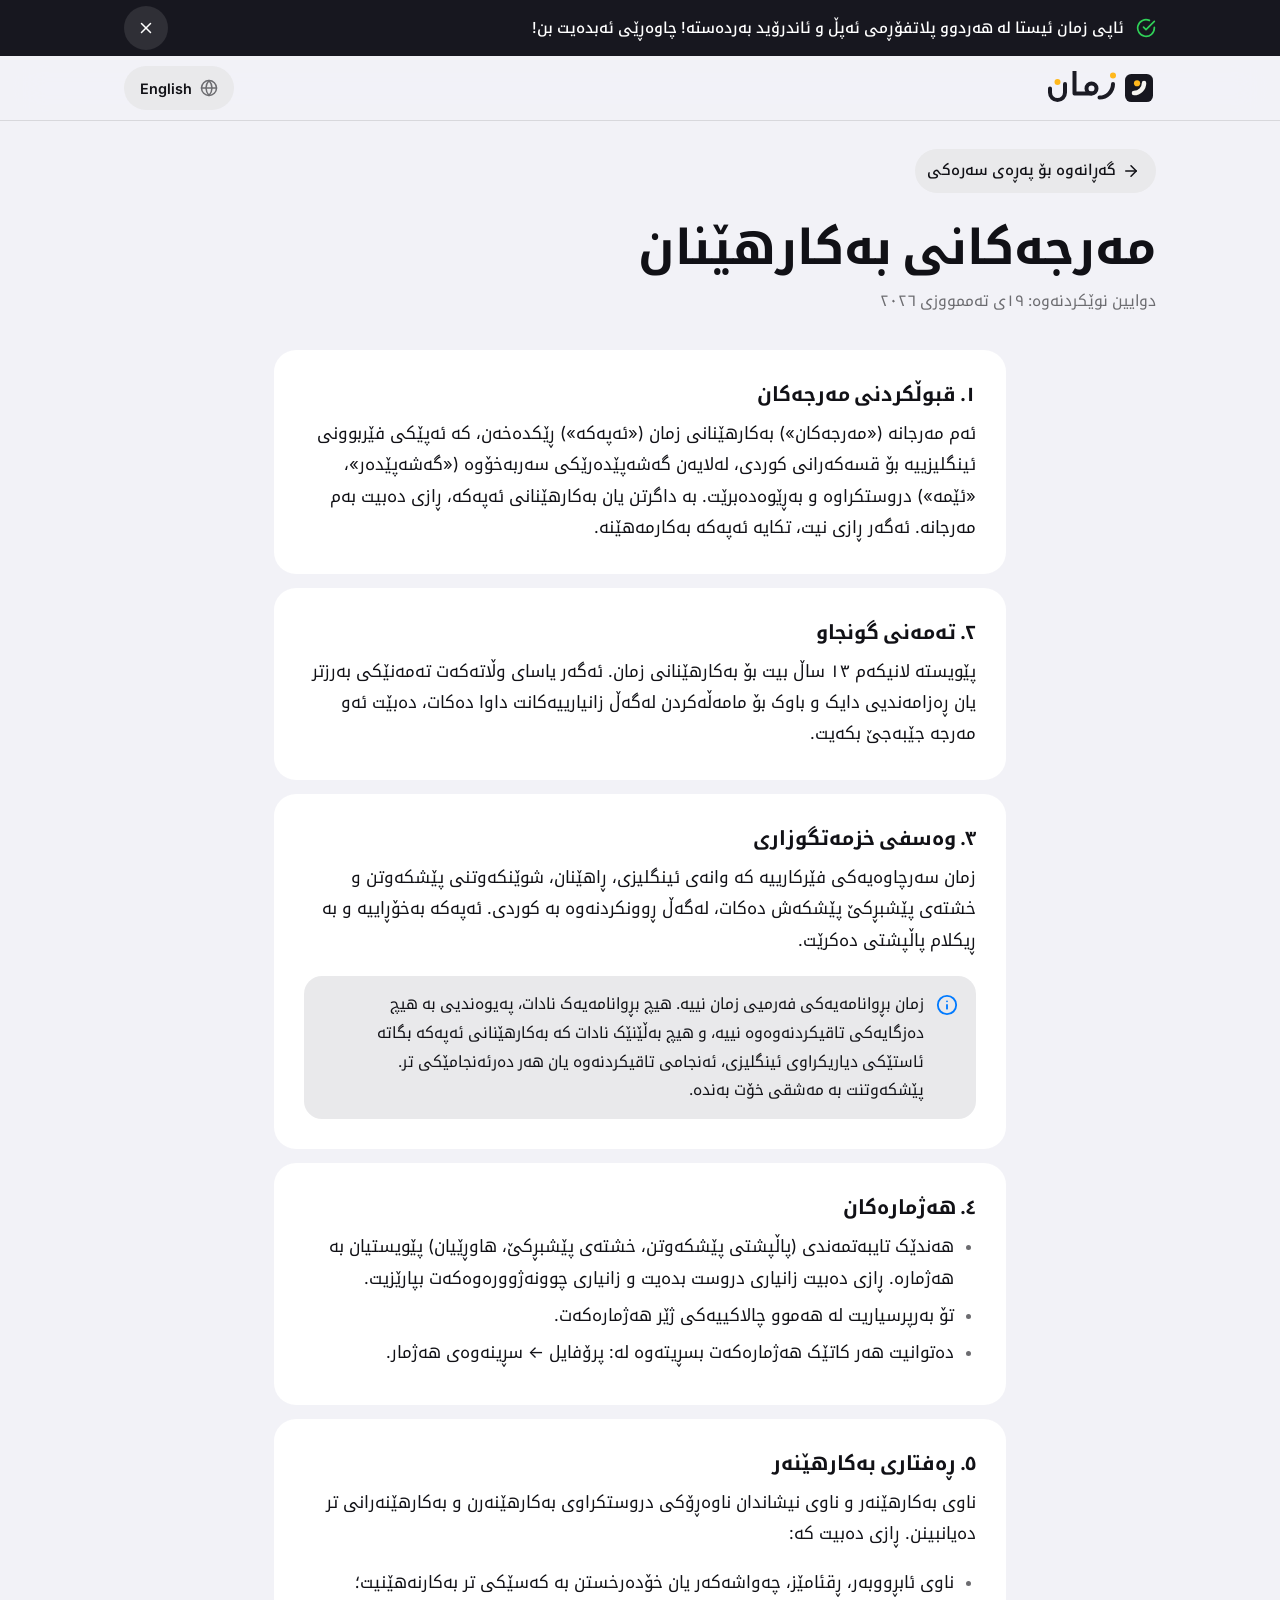
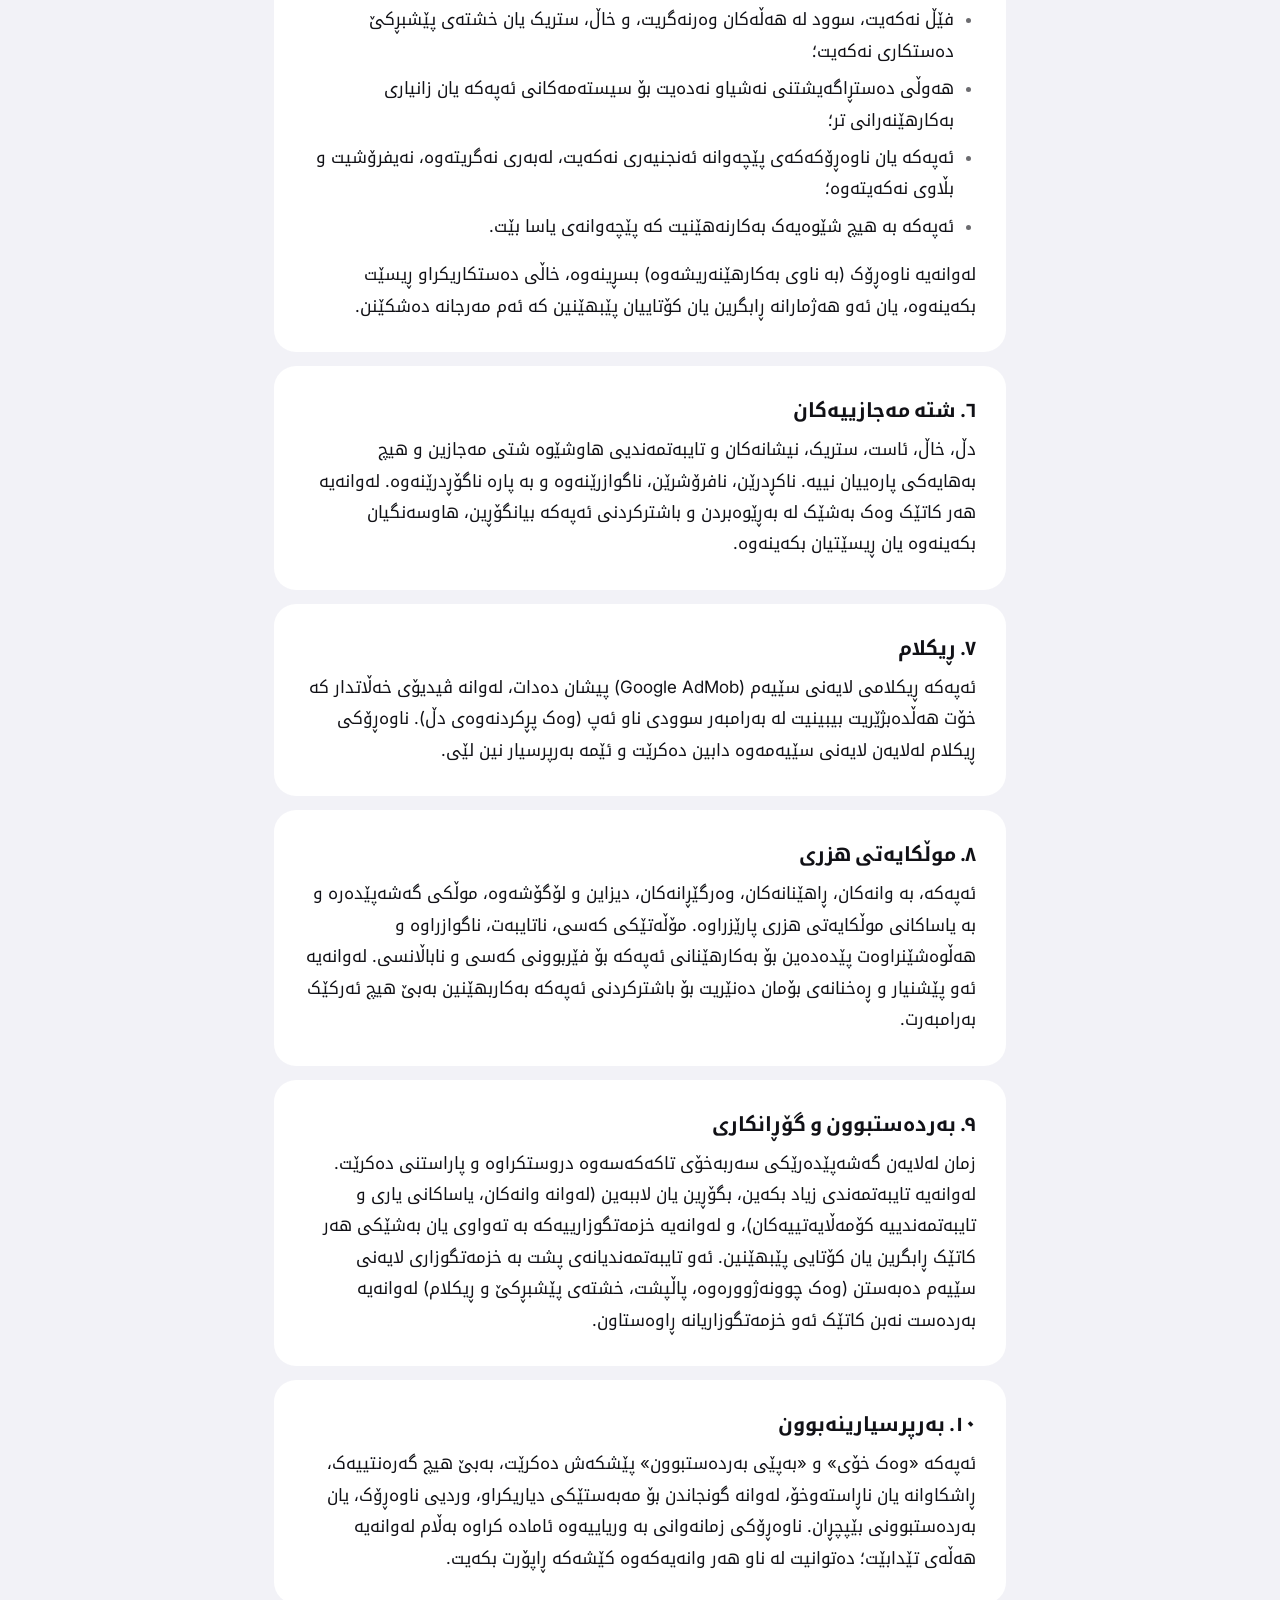
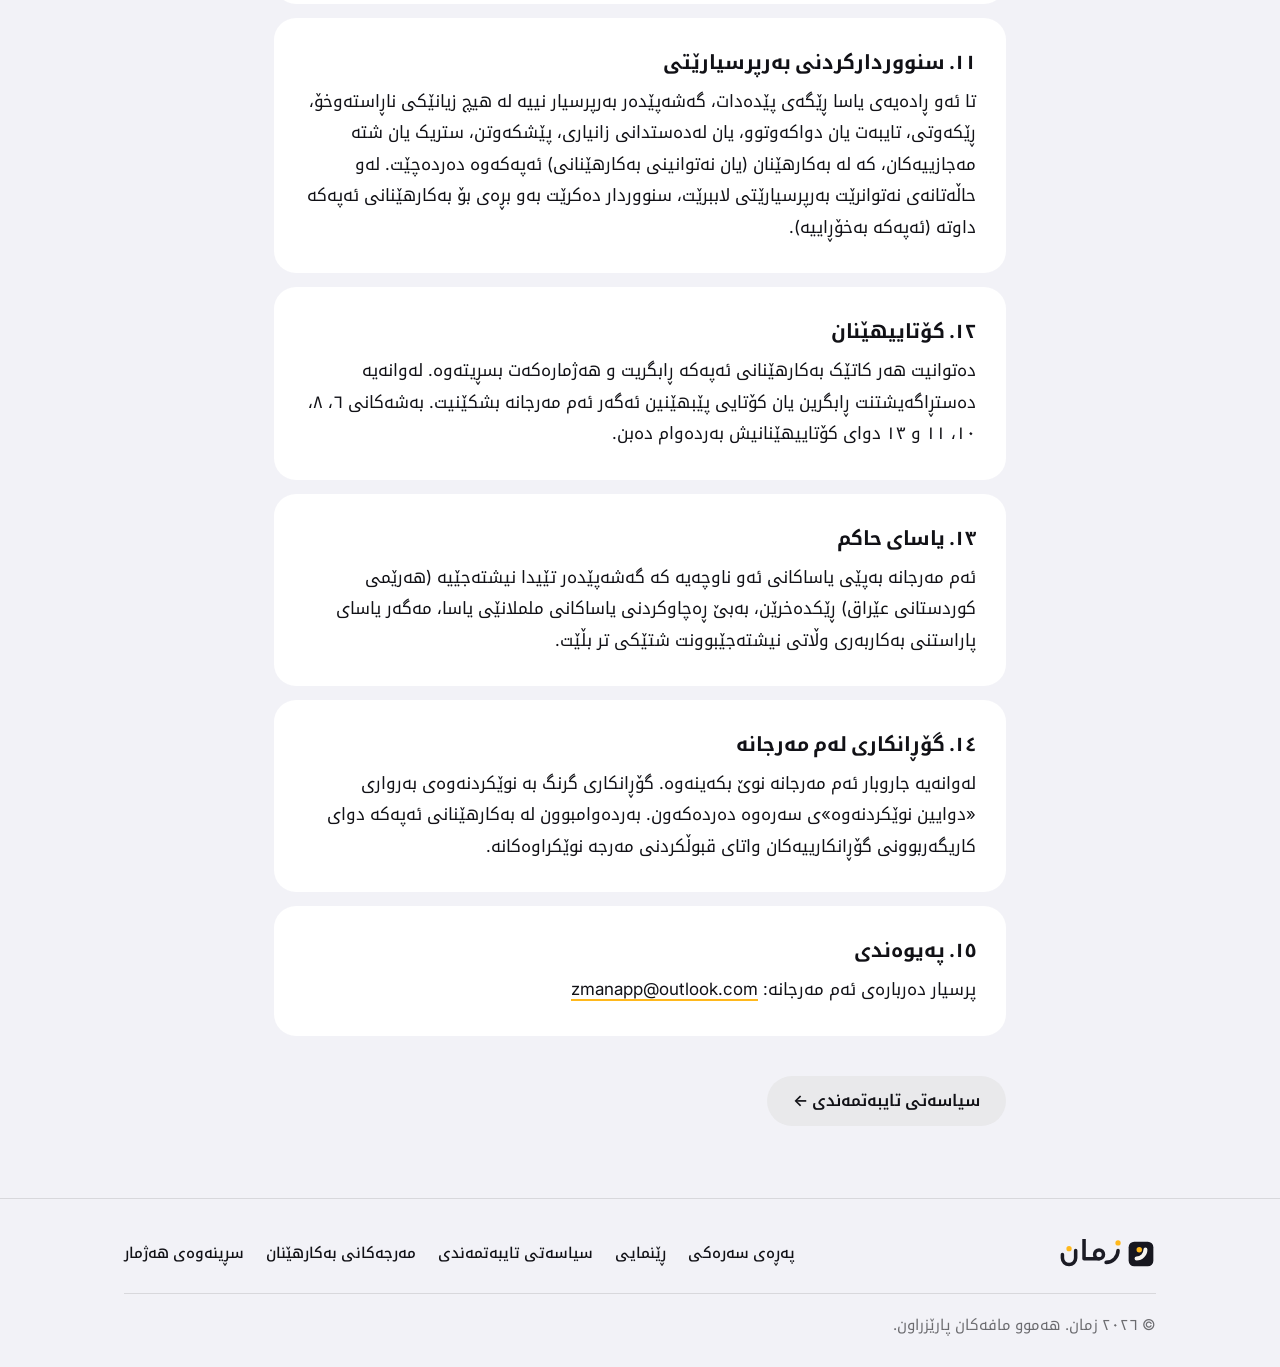
<file: terms.html>
<!DOCTYPE html>
<html lang="ckb" dir="rtl">
<head>
  <meta charset="UTF-8">
  <script>
    (function () {
      try {
        if (localStorage.getItem('zman-lang') === 'en') {
          document.documentElement.setAttribute('lang', 'en');
          document.documentElement.setAttribute('dir', 'ltr');
        }
      } catch (e) {}
    })();
  </script>
  <meta name="viewport" content="width=device-width, initial-scale=1">
  <title>مەرجەکانی بەکارهێنان — زمان</title>
  <meta name="description" content="مەرجەکانی بەکارهێنانی ئەپی زمان — فێربوونی ئینگلیزی بۆ قسەکەرانی کوردیی سۆرانی.">
  <meta name="robots" content="index,follow">
  <link rel="icon" type="image/svg+xml" href="assets/favicon.svg">
  <link rel="apple-touch-icon" href="assets/apple-touch-icon.png">
  <meta name="theme-color" content="#F2F2F7" media="(prefers-color-scheme: light)">
  <meta name="theme-color" content="#000000" media="(prefers-color-scheme: dark)">
  <link rel="preconnect" href="https://fonts.googleapis.com">
  <link rel="preconnect" href="https://fonts.gstatic.com" crossorigin>
  <link href="https://fonts.googleapis.com/css2?family=Inter:wght@400;500;600;700&family=Noto+Kufi+Arabic:wght@400;500;600;700&display=swap" rel="stylesheet">
  <link rel="stylesheet" href="styles.css">
</head>
<body
  data-title-ku="مەرجەکانی بەکارهێنان — زمان"
  data-title-en="Terms of Service — ZMAN"
  data-desc-ku="مەرجەکانی بەکارهێنانی ئەپی زمان — فێربوونی ئینگلیزی بۆ قسەکەرانی کوردیی سۆرانی."
  data-desc-en="Terms of Service for ZMAN — the English-learning app for Sorani Kurdish speakers.">

  <a class="skip-link" href="#main" data-ku="بازدان بۆ ناوەڕۆک" data-en="Skip to content">بازدان بۆ ناوەڕۆک</a>

  <!-- Site-wide alert bar (managed at /admin/, content in content/alerts.json). -->
  <div id="site-alert" class="site-alert" role="region" data-aria-ku="ئاگاداری و ڕاگەیاندن" data-aria-en="Announcements" aria-label="ئاگاداری و ڕاگەیاندن" hidden></div>

  <header class="site-header">
    <div class="container header-inner">
      <a class="brand" href="index.html" data-aria-ku="زمان — پەڕەی سەرەکی" data-aria-en="ZMAN — home" aria-label="زمان — پەڕەی سەرەکی">
        <picture class="logo-ku">
          <source media="(prefers-color-scheme: dark)" srcset="assets/brand/lockup-kurdish-dark.svg">
          <img src="assets/brand/lockup-kurdish-light.svg" alt="" width="111" height="34">
        </picture>
        <picture class="logo-en">
          <source media="(prefers-color-scheme: dark)" srcset="assets/brand/lockup-latin-dark.svg">
          <img src="assets/brand/lockup-latin-light.svg" alt="" width="125" height="34">
        </picture>
      </a>
      <div class="header-actions">
        <button class="lang-toggle" type="button" data-aria-ku="گۆڕینی زمان بۆ ئینگلیزی" data-aria-en="Switch language to Kurdish" aria-label="گۆڕینی زمان بۆ ئینگلیزی">
          <svg width="18" height="18" viewBox="0 0 24 24" fill="none" stroke="currentColor" stroke-width="2" stroke-linecap="round" stroke-linejoin="round" aria-hidden="true"><circle cx="12" cy="12" r="10"/><line x1="2" y1="12" x2="22" y2="12"/><path d="M12 2a15.3 15.3 0 0 1 4 10 15.3 15.3 0 0 1-4 10 15.3 15.3 0 0 1-4-10 15.3 15.3 0 0 1 4-10z"/></svg>
          <span class="lang-toggle-label">English</span>
        </button>
      </div>
    </div>
  </header>

  <main id="main">
    <div class="legal-hero">
      <div class="container">
        <a class="back-link" href="index.html">
          <svg width="18" height="18" viewBox="0 0 24 24" fill="none" stroke="currentColor" stroke-width="2" stroke-linecap="round" stroke-linejoin="round" aria-hidden="true"><line x1="19" y1="12" x2="5" y2="12"/><polyline points="12 19 5 12 12 5"/></svg>
          <span data-ku="گەڕانەوە بۆ پەڕەی سەرەکی" data-en="Back to home">گەڕانەوە بۆ پەڕەی سەرەکی</span>
        </a>
        <h1 data-ku="مەرجەکانی بەکارهێنان" data-en="Terms of Service">مەرجەکانی بەکارهێنان</h1>
        <p class="legal-updated"
           data-ku="دوایین نوێکردنەوە: ١٩ی تەممووزی ٢٠٢٦"
           data-en="Last updated: July 19, 2026">دوایین نوێکردنەوە: ١٩ی تەممووزی ٢٠٢٦</p>
      </div>
    </div>

    <div class="container legal-body">

      <section class="legal-section">
        <h2><span data-ku="١. قبوڵکردنی مەرجەکان" data-en="1. Acceptance of Terms">١. قبوڵکردنی مەرجەکان</span></h2>
        <p data-ku="ئەم مەرجانە («مەرجەکان») بەکارهێنانی زمان («ئەپەکە») ڕێکدەخەن، کە ئەپێکی فێربوونی ئینگلیزییە بۆ قسەکەرانی کوردی، لەلایەن گەشەپێدەرێکی سەربەخۆوە («گەشەپێدەر»، «ئێمە») دروستکراوە و بەڕێوەدەبرێت. بە داگرتن یان بەکارهێنانی ئەپەکە، ڕازی دەبیت بەم مەرجانە. ئەگەر ڕازی نیت، تکایە ئەپەکە بەکارمەهێنە."
           data-en="These Terms of Service (“Terms”) govern your use of ZMAN (“the App”), an English-learning application for Kurdish speakers, developed and operated by an independent developer (“the Developer”, “we”, “us”). By downloading or using the App you agree to these Terms. If you do not agree, please do not use the App.">ئەم مەرجانە («مەرجەکان») بەکارهێنانی زمان («ئەپەکە») ڕێکدەخەن، کە ئەپێکی فێربوونی ئینگلیزییە بۆ قسەکەرانی کوردی، لەلایەن گەشەپێدەرێکی سەربەخۆوە («گەشەپێدەر»، «ئێمە») دروستکراوە و بەڕێوەدەبرێت. بە داگرتن یان بەکارهێنانی ئەپەکە، ڕازی دەبیت بەم مەرجانە. ئەگەر ڕازی نیت، تکایە ئەپەکە بەکارمەهێنە.</p>
      </section>

      <section class="legal-section">
        <h2><span data-ku="٢. تەمەنی گونجاو" data-en="2. Eligibility">٢. تەمەنی گونجاو</span></h2>
        <p data-ku="پێویستە لانیکەم ١٣ ساڵ بیت بۆ بەکارهێنانی زمان. ئەگەر یاسای وڵاتەکەت تەمەنێکی بەرزتر یان ڕەزامەندیی دایک و باوک بۆ مامەڵەکردن لەگەڵ زانیارییەکانت داوا دەکات، دەبێت ئەو مەرجە جێبەجێ بکەیت."
           data-en="You must be at least 13 years old to use ZMAN. If your local law requires a higher minimum age or parental consent for the processing of your data, you must meet that requirement.">پێویستە لانیکەم ١٣ ساڵ بیت بۆ بەکارهێنانی زمان. ئەگەر یاسای وڵاتەکەت تەمەنێکی بەرزتر یان ڕەزامەندیی دایک و باوک بۆ مامەڵەکردن لەگەڵ زانیارییەکانت داوا دەکات، دەبێت ئەو مەرجە جێبەجێ بکەیت.</p>
      </section>

      <section class="legal-section">
        <h2><span data-ku="٣. وەسفی خزمەتگوزاری" data-en="3. The Service">٣. وەسفی خزمەتگوزاری</span></h2>
        <p data-ku="زمان سەرچاوەیەکی فێرکارییە کە وانەی ئینگلیزی، ڕاهێنان، شوێنکەوتنی پێشکەوتن و خشتەی پێشبڕکێ پێشکەش دەکات، لەگەڵ ڕوونکردنەوە بە کوردی. ئەپەکە بەخۆڕاییە و بە ڕیکلام پاڵپشتی دەکرێت."
           data-en="ZMAN is an educational learning resource that offers English lessons, practice exercises, progress tracking, and community leaderboards, with explanations in Kurdish. The App is provided free of charge and is supported by advertising.">زمان سەرچاوەیەکی فێرکارییە کە وانەی ئینگلیزی، ڕاهێنان، شوێنکەوتنی پێشکەوتن و خشتەی پێشبڕکێ پێشکەش دەکات، لەگەڵ ڕوونکردنەوە بە کوردی. ئەپەکە بەخۆڕاییە و بە ڕیکلام پاڵپشتی دەکرێت.</p>
        <div class="callout info" role="note">
          <svg width="22" height="22" viewBox="0 0 24 24" fill="none" stroke="currentColor" stroke-width="2" stroke-linecap="round" stroke-linejoin="round" aria-hidden="true"><circle cx="12" cy="12" r="10"/><line x1="12" y1="16" x2="12" y2="12"/><line x1="12" y1="8" x2="12.01" y2="8"/></svg>
          <p data-ku="زمان بڕوانامەیەکی فەرمیی زمان نییە. هیچ بڕوانامەیەک نادات، پەیوەندیی بە هیچ دەزگایەکی تاقیکردنەوەوە نییە، و هیچ بەڵێنێک نادات کە بەکارهێنانی ئەپەکە بگاتە ئاستێکی دیاریکراوی ئینگلیزی، ئەنجامی تاقیکردنەوە یان هەر دەرئەنجامێکی تر. پێشکەوتنت بە مەشقی خۆت بەندە."
             data-en="ZMAN is not an official language qualification. It does not issue certificates, is not affiliated with any examination body, and makes no promise that use of the App will result in any particular level of English proficiency, exam result, or other outcome. Your progress depends on your own practice.">زمان بڕوانامەیەکی فەرمیی زمان نییە. هیچ بڕوانامەیەک نادات، پەیوەندیی بە هیچ دەزگایەکی تاقیکردنەوەوە نییە، و هیچ بەڵێنێک نادات کە بەکارهێنانی ئەپەکە بگاتە ئاستێکی دیاریکراوی ئینگلیزی، ئەنجامی تاقیکردنەوە یان هەر دەرئەنجامێکی تر. پێشکەوتنت بە مەشقی خۆت بەندە.</p>
        </div>
      </section>

      <section class="legal-section">
        <h2><span data-ku="٤. هەژمارەکان" data-en="4. Accounts">٤. هەژمارەکان</span></h2>
        <ul>
          <li data-ku="هەندێک تایبەتمەندی (پاڵپشتی پێشکەوتن، خشتەی پێشبڕکێ، هاوڕێیان) پێویستیان بە هەژمارە. ڕازی دەبیت زانیاری دروست بدەیت و زانیاری چوونەژوورەوەکەت بپارێزیت."
              data-en="Some features (progress backup, leaderboards, friends) require an account. You agree to provide accurate information and to keep your sign-in credentials secure.">هەندێک تایبەتمەندی (پاڵپشتی پێشکەوتن، خشتەی پێشبڕکێ، هاوڕێیان) پێویستیان بە هەژمارە. ڕازی دەبیت زانیاری دروست بدەیت و زانیاری چوونەژوورەوەکەت بپارێزیت.</li>
          <li data-ku="تۆ بەرپرسیاریت لە هەموو چالاکییەکی ژێر هەژمارەکەت."
              data-en="You are responsible for all activity under your account.">تۆ بەرپرسیاریت لە هەموو چالاکییەکی ژێر هەژمارەکەت.</li>
          <li data-ku="دەتوانیت هەر کاتێک هەژمارەکەت بسڕیتەوە لە: پرۆفایل ← سڕینەوەی هەژمار."
              data-en="You may delete your account at any time in Profile → Delete account.">دەتوانیت هەر کاتێک هەژمارەکەت بسڕیتەوە لە: پرۆفایل ← سڕینەوەی هەژمار.</li>
        </ul>
      </section>

      <section class="legal-section">
        <h2><span data-ku="٥. ڕەفتاری بەکارهێنەر" data-en="5. User Conduct">٥. ڕەفتاری بەکارهێنەر</span></h2>
        <p data-ku="ناوی بەکارهێنەر و ناوی نیشاندان ناوەڕۆکی دروستکراوی بەکارهێنەرن و بەکارهێنەرانی تر دەیانبینن. ڕازی دەبیت کە:"
           data-en="Usernames and display names are user-generated content that other users can see. You agree NOT to:">ناوی بەکارهێنەر و ناوی نیشاندان ناوەڕۆکی دروستکراوی بەکارهێنەرن و بەکارهێنەرانی تر دەیانبینن. ڕازی دەبیت کە:</p>
        <ul>
          <li data-ku="ناوی ئابڕووبەر، ڕقئامێز، چەواشەکەر یان خۆدەرخستن بە کەسێکی تر بەکارنەهێنیت؛"
              data-en="use names that are offensive, hateful, misleading, or that impersonate another person;">ناوی ئابڕووبەر، ڕقئامێز، چەواشەکەر یان خۆدەرخستن بە کەسێکی تر بەکارنەهێنیت؛</li>
          <li data-ku="فێڵ نەکەیت، سوود لە هەڵەکان وەرنەگریت، و خاڵ، ستریک یان خشتەی پێشبڕکێ دەستکاری نەکەیت؛"
              data-en="cheat, exploit bugs, use automation, or otherwise manipulate points, streaks, or leaderboards;">فێڵ نەکەیت، سوود لە هەڵەکان وەرنەگریت، و خاڵ، ستریک یان خشتەی پێشبڕکێ دەستکاری نەکەیت؛</li>
          <li data-ku="هەوڵی دەستڕاگەیشتنی نەشیاو نەدەیت بۆ سیستەمەکانی ئەپەکە یان زانیاری بەکارهێنەرانی تر؛"
              data-en="attempt to gain unauthorized access to the App's systems or other users' data;">هەوڵی دەستڕاگەیشتنی نەشیاو نەدەیت بۆ سیستەمەکانی ئەپەکە یان زانیاری بەکارهێنەرانی تر؛</li>
          <li data-ku="ئەپەکە یان ناوەڕۆکەکەی پێچەوانە ئەنجنیەری نەکەیت، لەبەری نەگریتەوە، نەیفرۆشیت و بڵاوی نەکەیتەوە؛"
              data-en="reverse engineer, copy, resell, or redistribute the App or its content;">ئەپەکە یان ناوەڕۆکەکەی پێچەوانە ئەنجنیەری نەکەیت، لەبەری نەگریتەوە، نەیفرۆشیت و بڵاوی نەکەیتەوە؛</li>
          <li data-ku="ئەپەکە بە هیچ شێوەیەک بەکارنەهێنیت کە پێچەوانەی یاسا بێت."
              data-en="use the App in any way that violates applicable law.">ئەپەکە بە هیچ شێوەیەک بەکارنەهێنیت کە پێچەوانەی یاسا بێت.</li>
        </ul>
        <p data-ku="لەوانەیە ناوەڕۆک (بە ناوی بەکارهێنەریشەوە) بسڕینەوە، خاڵی دەستکاریکراو ڕیسێت بکەینەوە، یان ئەو هەژمارانە ڕابگرین یان کۆتاییان پێبهێنین کە ئەم مەرجانە دەشکێنن."
           data-en="We may remove content (including usernames), reset manipulated scores, or suspend or terminate accounts that violate these Terms.">لەوانەیە ناوەڕۆک (بە ناوی بەکارهێنەریشەوە) بسڕینەوە، خاڵی دەستکاریکراو ڕیسێت بکەینەوە، یان ئەو هەژمارانە ڕابگرین یان کۆتاییان پێبهێنین کە ئەم مەرجانە دەشکێنن.</p>
      </section>

      <section class="legal-section">
        <h2><span data-ku="٦. شتە مەجازییەکان" data-en="6. Virtual Items">٦. شتە مەجازییەکان</span></h2>
        <p data-ku="دڵ، خاڵ، ئاست، ستریک، نیشانەکان و تایبەتمەندیی هاوشێوە شتی مەجازین و هیچ بەهایەکی پارەییان نییە. ناکڕدرێن، نافرۆشرێن، ناگوازرێنەوە و بە پارە ناگۆڕدرێنەوە. لەوانەیە هەر کاتێک وەک بەشێک لە بەڕێوەبردن و باشترکردنی ئەپەکە بیانگۆڕین، هاوسەنگیان بکەینەوە یان ڕیسێتیان بکەینەوە."
           data-en="Hearts, points (خاڵ), levels, streaks, badges, and similar features are virtual items with no monetary value. They cannot be purchased, sold, transferred, or redeemed for money. We may modify, rebalance, or reset virtual items at any time as part of operating and improving the App.">دڵ، خاڵ، ئاست، ستریک، نیشانەکان و تایبەتمەندیی هاوشێوە شتی مەجازین و هیچ بەهایەکی پارەییان نییە. ناکڕدرێن، نافرۆشرێن، ناگوازرێنەوە و بە پارە ناگۆڕدرێنەوە. لەوانەیە هەر کاتێک وەک بەشێک لە بەڕێوەبردن و باشترکردنی ئەپەکە بیانگۆڕین، هاوسەنگیان بکەینەوە یان ڕیسێتیان بکەینەوە.</p>
      </section>

      <section class="legal-section">
        <h2><span data-ku="٧. ڕیکلام" data-en="7. Advertising">٧. ڕیکلام</span></h2>
        <p data-ku="ئەپەکە ڕیکلامی لایەنی سێیەم (Google AdMob) پیشان دەدات، لەوانە ڤیدیۆی خەڵاتدار کە خۆت هەڵدەبژێریت بیبینیت لە بەرامبەر سوودی ناو ئەپ (وەک پڕکردنەوەی دڵ). ناوەڕۆکی ڕیکلام لەلایەن لایەنی سێیەمەوە دابین دەکرێت و ئێمە بەرپرسیار نین لێی."
           data-en="The App displays third-party advertisements (Google AdMob), including optional rewarded videos that you may choose to watch in exchange for in-app benefits (such as refilling hearts). Ad content is provided by third parties and we are not responsible for it.">ئەپەکە ڕیکلامی لایەنی سێیەم (Google AdMob) پیشان دەدات، لەوانە ڤیدیۆی خەڵاتدار کە خۆت هەڵدەبژێریت بیبینیت لە بەرامبەر سوودی ناو ئەپ (وەک پڕکردنەوەی دڵ). ناوەڕۆکی ڕیکلام لەلایەن لایەنی سێیەمەوە دابین دەکرێت و ئێمە بەرپرسیار نین لێی.</p>
      </section>

      <section class="legal-section">
        <h2><span data-ku="٨. موڵکایەتی هزری" data-en="8. Intellectual Property">٨. موڵکایەتی هزری</span></h2>
        <p data-ku="ئەپەکە، بە وانەکان، ڕاهێنانەکان، وەرگێڕانەکان، دیزاین و لۆگۆشەوە، موڵکی گەشەپێدەرە و بە یاساکانی موڵکایەتی هزری پارێزراوە. مۆڵەتێکی کەسی، ناتایبەت، ناگوازراوە و هەڵوەشێنراوەت پێدەدەین بۆ بەکارهێنانی ئەپەکە بۆ فێربوونی کەسی و ناباڵانسی. لەوانەیە ئەو پێشنیار و ڕەخنانەی بۆمان دەنێریت بۆ باشترکردنی ئەپەکە بەکاربهێنین بەبێ هیچ ئەرکێک بەرامبەرت."
           data-en="The App, including its lessons, exercises, translations, design, and logo, is owned by the Developer and protected by applicable intellectual-property laws. We grant you a personal, non-exclusive, non-transferable, revocable license to use the App for personal, non-commercial learning. Feedback and suggestions you send us may be used to improve the App without obligation to you.">ئەپەکە، بە وانەکان، ڕاهێنانەکان، وەرگێڕانەکان، دیزاین و لۆگۆشەوە، موڵکی گەشەپێدەرە و بە یاساکانی موڵکایەتی هزری پارێزراوە. مۆڵەتێکی کەسی، ناتایبەت، ناگوازراوە و هەڵوەشێنراوەت پێدەدەین بۆ بەکارهێنانی ئەپەکە بۆ فێربوونی کەسی و ناباڵانسی. لەوانەیە ئەو پێشنیار و ڕەخنانەی بۆمان دەنێریت بۆ باشترکردنی ئەپەکە بەکاربهێنین بەبێ هیچ ئەرکێک بەرامبەرت.</p>
      </section>

      <section class="legal-section">
        <h2><span data-ku="٩. بەردەستبوون و گۆڕانکاری" data-en="9. Availability &amp; Changes">٩. بەردەستبوون و گۆڕانکاری</span></h2>
        <p data-ku="زمان لەلایەن گەشەپێدەرێکی سەربەخۆی تاکەکەسەوە دروستکراوە و پاراستنی دەکرێت. لەوانەیە تایبەتمەندی زیاد بکەین، بگۆڕین یان لاببەین (لەوانە وانەکان، یاساکانی یاری و تایبەتمەندییە کۆمەڵایەتییەکان)، و لەوانەیە خزمەتگوزارییەکە بە تەواوی یان بەشێکی هەر کاتێک ڕابگرین یان کۆتایی پێبهێنین. ئەو تایبەتمەندیانەی پشت بە خزمەتگوزاری لایەنی سێیەم دەبەستن (وەک چوونەژوورەوە، پاڵپشت، خشتەی پێشبڕکێ و ڕیکلام) لەوانەیە بەردەست نەبن کاتێک ئەو خزمەتگوزاریانە ڕاوەستاون."
           data-en="ZMAN is built and maintained by a single independent developer. We may add, change, or remove features (including lessons, gamification rules, and social features), and we may suspend or discontinue the service, in whole or in part, at any time. Features that depend on third-party services (such as sign-in, backups, leaderboards, and ads) may be unavailable when those services are down.">زمان لەلایەن گەشەپێدەرێکی سەربەخۆی تاکەکەسەوە دروستکراوە و پاراستنی دەکرێت. لەوانەیە تایبەتمەندی زیاد بکەین، بگۆڕین یان لاببەین (لەوانە وانەکان، یاساکانی یاری و تایبەتمەندییە کۆمەڵایەتییەکان)، و لەوانەیە خزمەتگوزارییەکە بە تەواوی یان بەشێکی هەر کاتێک ڕابگرین یان کۆتایی پێبهێنین. ئەو تایبەتمەندیانەی پشت بە خزمەتگوزاری لایەنی سێیەم دەبەستن (وەک چوونەژوورەوە، پاڵپشت، خشتەی پێشبڕکێ و ڕیکلام) لەوانەیە بەردەست نەبن کاتێک ئەو خزمەتگوزاریانە ڕاوەستاون.</p>
      </section>

      <section class="legal-section">
        <h2><span data-ku="١٠. بەرپرسیارینەبوون" data-en="10. Disclaimer of Warranties">١٠. بەرپرسیارینەبوون</span></h2>
        <p data-ku="ئەپەکە «وەک خۆی» و «بەپێی بەردەستبوون» پێشکەش دەکرێت، بەبێ هیچ گەرەنتییەک، ڕاشکاوانە یان ناڕاستەوخۆ، لەوانە گونجاندن بۆ مەبەستێکی دیاریکراو، وردیی ناوەڕۆک، یان بەردەستبوونی بێپچڕان. ناوەڕۆکی زمانەوانی بە وریاییەوە ئامادە کراوە بەڵام لەوانەیە هەڵەی تێدابێت؛ دەتوانیت لە ناو هەر وانەیەکەوە کێشەکە ڕاپۆرت بکەیت."
           data-en="The App is provided “as is” and “as available”, without warranties of any kind, express or implied, including fitness for a particular purpose, accuracy of content, or uninterrupted availability. Language content is produced with care but may contain errors; you can report issues from inside any lesson.">ئەپەکە «وەک خۆی» و «بەپێی بەردەستبوون» پێشکەش دەکرێت، بەبێ هیچ گەرەنتییەک، ڕاشکاوانە یان ناڕاستەوخۆ، لەوانە گونجاندن بۆ مەبەستێکی دیاریکراو، وردیی ناوەڕۆک، یان بەردەستبوونی بێپچڕان. ناوەڕۆکی زمانەوانی بە وریاییەوە ئامادە کراوە بەڵام لەوانەیە هەڵەی تێدابێت؛ دەتوانیت لە ناو هەر وانەیەکەوە کێشەکە ڕاپۆرت بکەیت.</p>
      </section>

      <section class="legal-section">
        <h2><span data-ku="١١. سنووردارکردنی بەرپرسیارێتی" data-en="11. Limitation of Liability">١١. سنووردارکردنی بەرپرسیارێتی</span></h2>
        <p data-ku="تا ئەو ڕادەیەی یاسا ڕێگەی پێدەدات، گەشەپێدەر بەرپرسیار نییە لە هیچ زیانێکی ناڕاستەوخۆ، ڕێکەوتی، تایبەت یان دواکەوتوو، یان لەدەستدانی زانیاری، پێشکەوتن، ستریک یان شتە مەجازییەکان، کە لە بەکارهێنان (یان نەتوانینی بەکارهێنانی) ئەپەکەوە دەردەچێت. لەو حاڵەتانەی نەتوانرێت بەرپرسیارێتی لاببرێت، سنووردار دەکرێت بەو بڕەی بۆ بەکارهێنانی ئەپەکە داوتە (ئەپەکە بەخۆڕاییە)."
           data-en="To the maximum extent permitted by applicable law, the Developer shall not be liable for any indirect, incidental, special, consequential, or punitive damages, or for loss of data, progress, streaks, or virtual items, arising from your use of (or inability to use) the App. Where liability cannot be excluded, it is limited to the amount you paid to use the App (the App is free of charge).">تا ئەو ڕادەیەی یاسا ڕێگەی پێدەدات، گەشەپێدەر بەرپرسیار نییە لە هیچ زیانێکی ناڕاستەوخۆ، ڕێکەوتی، تایبەت یان دواکەوتوو، یان لەدەستدانی زانیاری، پێشکەوتن، ستریک یان شتە مەجازییەکان، کە لە بەکارهێنان (یان نەتوانینی بەکارهێنانی) ئەپەکەوە دەردەچێت. لەو حاڵەتانەی نەتوانرێت بەرپرسیارێتی لاببرێت، سنووردار دەکرێت بەو بڕەی بۆ بەکارهێنانی ئەپەکە داوتە (ئەپەکە بەخۆڕاییە).</p>
      </section>

      <section class="legal-section">
        <h2><span data-ku="١٢. کۆتاییهێنان" data-en="12. Termination">١٢. کۆتاییهێنان</span></h2>
        <p data-ku="دەتوانیت هەر کاتێک بەکارهێنانی ئەپەکە ڕابگریت و هەژمارەکەت بسڕیتەوە. لەوانەیە دەستڕاگەیشتنت ڕابگرین یان کۆتایی پێبهێنین ئەگەر ئەم مەرجانە بشکێنیت. بەشەکانی ٦، ٨، ١٠، ١١ و ١٣ دوای کۆتاییهێنانیش بەردەوام دەبن."
           data-en="You may stop using the App and delete your account at any time. We may suspend or terminate your access if you violate these Terms. Sections 6, 8, 10, 11, and 13 survive termination.">دەتوانیت هەر کاتێک بەکارهێنانی ئەپەکە ڕابگریت و هەژمارەکەت بسڕیتەوە. لەوانەیە دەستڕاگەیشتنت ڕابگرین یان کۆتایی پێبهێنین ئەگەر ئەم مەرجانە بشکێنیت. بەشەکانی ٦، ٨، ١٠، ١١ و ١٣ دوای کۆتاییهێنانیش بەردەوام دەبن.</p>
      </section>

      <section class="legal-section">
        <h2><span data-ku="١٣. یاسای حاکم" data-en="13. Governing Law">١٣. یاسای حاکم</span></h2>
        <p data-ku="ئەم مەرجانە بەپێی یاساکانی ئەو ناوچەیە کە گەشەپێدەر تێیدا نیشتەجێیە (هەرێمی کوردستانی عێراق) ڕێکدەخرێن، بەبێ ڕەچاوکردنی یاساکانی ململانێی یاسا، مەگەر یاسای پاراستنی بەکاربەری وڵاتی نیشتەجێبوونت شتێکی تر بڵێت."
           data-en="These Terms are governed by the laws of the jurisdiction in which the Developer resides (the Kurdistan Region of Iraq), without regard to conflict-of-law rules, unless the mandatory consumer-protection law of your country of residence provides otherwise.">ئەم مەرجانە بەپێی یاساکانی ئەو ناوچەیە کە گەشەپێدەر تێیدا نیشتەجێیە (هەرێمی کوردستانی عێراق) ڕێکدەخرێن، بەبێ ڕەچاوکردنی یاساکانی ململانێی یاسا، مەگەر یاسای پاراستنی بەکاربەری وڵاتی نیشتەجێبوونت شتێکی تر بڵێت.</p>
      </section>

      <section class="legal-section">
        <h2><span data-ku="١٤. گۆڕانکاری لەم مەرجانە" data-en="14. Changes to These Terms">١٤. گۆڕانکاری لەم مەرجانە</span></h2>
        <p data-ku="لەوانەیە جاروبار ئەم مەرجانە نوێ بکەینەوە. گۆڕانکاری گرنگ بە نوێکردنەوەی بەرواری «دوایین نوێکردنەوە»ی سەرەوە دەردەکەون. بەردەوامبوون لە بەکارهێنانی ئەپەکە دوای کاریگەربوونی گۆڕانکارییەکان واتای قبوڵکردنی مەرجە نوێکراوەکانە."
           data-en="We may update these Terms from time to time. Material changes will be reflected by the “Last updated” date above. Continued use of the App after changes take effect means you accept the updated Terms.">لەوانەیە جاروبار ئەم مەرجانە نوێ بکەینەوە. گۆڕانکاری گرنگ بە نوێکردنەوەی بەرواری «دوایین نوێکردنەوە»ی سەرەوە دەردەکەون. بەردەوامبوون لە بەکارهێنانی ئەپەکە دوای کاریگەربوونی گۆڕانکارییەکان واتای قبوڵکردنی مەرجە نوێکراوەکانە.</p>
      </section>

      <section class="legal-section">
        <h2><span data-ku="١٥. پەیوەندی" data-en="15. Contact">١٥. پەیوەندی</span></h2>
        <p>
          <span data-ku="پرسیار دەربارەی ئەم مەرجانە: "
                data-en="Questions about these Terms: ">پرسیار دەربارەی ئەم مەرجانە: </span>
          <a class="ltr" href="mailto:zmanapp@outlook.com">zmanapp@outlook.com</a>
        </p>
      </section>

      <nav class="legal-footer-nav" data-aria-ku="بەستەری پەیوەندیدار" data-aria-en="Related links" aria-label="بەستەری پەیوەندیدار">
        <a class="btn btn-ghost" href="privacy.html" data-ku="سیاسەتی تایبەتمەندی ←" data-en="Privacy Policy →">سیاسەتی تایبەتمەندی ←</a>
      </nav>
    </div>
  </main>

  <footer class="site-footer">
    <div class="container">
      <div class="footer-inner">
        <div class="footer-brand">
          <picture class="logo-ku">
            <source media="(prefers-color-scheme: dark)" srcset="assets/brand/lockup-kurdish-dark.svg">
            <img src="assets/brand/lockup-kurdish-light.svg" width="98" height="30" data-alt-ku="زمان" data-alt-en="ZMAN" alt="زمان">
          </picture>
          <picture class="logo-en">
            <source media="(prefers-color-scheme: dark)" srcset="assets/brand/lockup-latin-dark.svg">
            <img src="assets/brand/lockup-latin-light.svg" width="110" height="30" data-alt-ku="زمان" data-alt-en="ZMAN" alt="ZMAN">
          </picture>
        </div>
        <nav class="footer-nav" data-aria-ku="بەستەرەکانی خوارەوە" data-aria-en="Footer links" aria-label="بەستەرەکانی خوارەوە">
          <a href="index.html" data-ku="پەڕەی سەرەکی" data-en="Home">پەڕەی سەرەکی</a>
          <a href="guide.html" data-ku="ڕێنمایی" data-en="Guide">ڕێنمایی</a>
          <a href="privacy.html" data-ku="سیاسەتی تایبەتمەندی" data-en="Privacy Policy">سیاسەتی تایبەتمەندی</a>
          <a href="terms.html" data-ku="مەرجەکانی بەکارهێنان" data-en="Terms of Service">مەرجەکانی بەکارهێنان</a>
          <a href="delete-account.html" data-ku="سڕینەوەی هەژمار" data-en="Delete account">سڕینەوەی هەژمار</a>
        </nav>
      </div>
      <div class="footer-meta">
        <span data-ku="© ٢٠٢٦ زمان. هەموو مافەکان پارێزراون."
              data-en="© 2026 ZMAN. All rights reserved.">© ٢٠٢٦ زمان. هەموو مافەکان پارێزراون.</span>
      </div>
    </div>
  </footer>

  <script src="script.js" defer></script>
</body>
</html>
</file>
<file: styles.css>
/* ==========================================================================
   ZMAN — bilingual marketing site · brand v2.0
   Static CSS, no framework. Mobile-first, RTL-first (Sorani Kurdish default).

   Brand v2 (matches the iOS-native app):
   - Ink #17171F is the ground: primary buttons, the hero card, key text.
   - Sun #FFB81C is the ONE accent: the dot, rings, progress, one highlight.
     Never a text colour on white (use --sun-text for that).
   - White grouped cards on iOS system grey, hairline separators, NO card
     shadows. Capsule buttons. Apple system colours carry game meaning on
     icons only — text stays Ink or system grey.
   - Kurdish: Noto Kufi Arabic. Latin: system font (SF Pro) / Inter.
   - Dark mode follows the OS, like the app.
   Tokens mirror ../ZMANX-main design tokens (zman-tokens.json).
   ========================================================================== */

/* ---------- Design tokens ---------- */
:root {
  color-scheme: light dark;

  /* Brand */
  --ink:        #17171F;
  --sun:        #FFB81C;
  --on-sun:     #1A1300;
  --chalk:      #F6F5F1;

  /* Surfaces & labels (light) */
  --bg:         #F2F2F7;
  --card:       #FFFFFF;
  --sep:        #D8D8DC;
  --fill:       #E9E9EB;
  --label:      #111116;
  --label-2:    #6C6C70;
  --label-3:    #AEAEB2;
  --sun-text:   #9A6700;   /* sun-toned text that passes on white */
  --sun-soft:   #FFF6DE;   /* "you" highlight */

  /* Primary (Ink capsule) and the hero card */
  --primary:    var(--ink);
  --on-primary: #FFFFFF;
  --hero:       var(--ink);
  --on-hero-2:  #9B9BA3;
  --hero-line:  rgba(255, 255, 255, 0.10);
  --header-bg:  rgba(242, 242, 247, 0.82);

  /* Apple system colours — icons and rings only */
  --green:  #34C759;
  --red:    #FF3B30;
  --pink:   #FF2D55;
  --orange: #FF9500;
  --teal:   #30B0C7;
  --indigo: #5856D6;
  --blue:   #007AFF;
  --gray:   #8E8E93;

  /* Shape (radius tokens from the app) */
  --r-chip:   12px;
  --r-answer: 18px;
  --r-card:   22px;
  --r-hero:   26px;
  --r-sheet:  36px;

  /* Type */
  --font-ku: "Inter", "Noto Kufi Arabic", "Segoe UI", Tahoma, sans-serif;
  --font-en: -apple-system, BlinkMacSystemFont, "SF Pro Text", "Inter", "Noto Kufi Arabic", "Segoe UI", sans-serif;
  --font-body: var(--font-ku);

  /* Motion: short, system-like */
  --ease: cubic-bezier(0.25, 0.9, 0.3, 1);
  --spring: cubic-bezier(0.34, 1.36, 0.64, 1);   /* gentle overshoot, like an iOS spring */
}

@media (prefers-color-scheme: dark) {
  :root {
    --bg:         #000000;
    --card:       #1C1C1E;
    --sep:        #38383A;
    --fill:       #2C2C2E;
    --label:      #FFFFFF;
    --label-2:    #98989F;
    --label-3:    #636366;
    --sun-text:   #FFB81C;
    --sun-soft:   #3D331A;

    --primary:    #FFFFFF;
    --on-primary: var(--ink);
    --hero:       #1C1C24;
    --header-bg:  rgba(0, 0, 0, 0.72);

    --green:  #30D158;
    --red:    #FF453A;
    --pink:   #FF375F;
    --orange: #FF9F0A;
    --teal:   #40C8E0;
    --indigo: #5E5CE6;
    --blue:   #0A84FF;
  }
}

html[lang="ckb"] { --font-body: var(--font-ku); }
html[lang="en"]  { --font-body: var(--font-en); }

/* ---------- Base ---------- */
*, *::before, *::after { box-sizing: border-box; }

html {
  scroll-behavior: smooth;
  -webkit-text-size-adjust: 100%;
}

body {
  margin: 0;
  font-family: var(--font-body);
  font-size: 1.0625rem;          /* 17px, the iOS body size */
  line-height: 1.7;
  color: var(--label);
  background: var(--bg);
  -webkit-font-smoothing: antialiased;
  -moz-osx-font-smoothing: grayscale;
}
html[lang="ckb"] body { line-height: 1.85; } /* Kufi needs room above and below */

h1, h2, h3, h4 {
  color: var(--label);
  line-height: 1.3;
  margin: 0 0 0.45em;
  font-weight: 700;
  letter-spacing: -0.01em;
  overflow-wrap: break-word;
}
html[lang="ckb"] :is(h1, h2, h3, h4) { letter-spacing: 0; line-height: 1.5; }

p { margin: 0 0 1em; }

img { max-width: 100%; height: auto; display: block; }

/* Links stay Ink — the Sun underline is the brand's one warm dot of colour */
a {
  color: var(--label);
  text-decoration: underline;
  text-decoration-color: var(--sun);
  text-decoration-thickness: 2px;
  text-underline-offset: 4px;
}
a:hover { text-decoration-color: currentColor; }

:focus-visible {
  outline: 2.5px solid var(--label);
  outline-offset: 3px;
  border-radius: 8px;
}

::selection { background: var(--sun-soft); color: var(--label); }

.container {
  max-width: 1080px;
  margin-inline: auto;
  padding-inline: 16px;
}
@media (min-width: 640px) { .container { padding-inline: 24px; } }

/* Latin snippets embedded in Kurdish text keep LTR shaping */
.ltr { direction: ltr; unicode-bidi: isolate; display: inline-block; }

.skip-link {
  position: absolute;
  inset-inline-start: 12px;
  top: -60px;
  z-index: 200;
  padding: 10px 18px;
  background: var(--primary);
  color: var(--on-primary);
  border-radius: 999px;
  text-decoration: none;
  transition: top 0.2s var(--ease);
}
.skip-link:focus { top: 12px; }

.visually-hidden {
  position: absolute;
  width: 1px; height: 1px;
  margin: -1px; padding: 0;
  overflow: hidden;
  clip: rect(0 0 0 0);
  white-space: nowrap;
  border: 0;
}

/* Logo lockups: one <picture> per script, swapped by the page language.
   Each <picture> switches to the dark lockup (mark without its tile) in dark mode. */
html[lang="ckb"] .logo-en,
html[lang="en"]  .logo-ku { display: none; }

/* ---------- Buttons (capsules, 50pt) ---------- */
.btn {
  display: inline-flex;
  align-items: center;
  justify-content: center;
  gap: 10px;
  min-height: 50px;
  padding: 8px 26px;
  border: 0;
  border-radius: 999px;
  font-family: inherit;
  font-size: 1rem;
  font-weight: 600;
  cursor: pointer;
  text-decoration: none;
  transition: transform 0.15s var(--ease), opacity 0.15s var(--ease), background-color 0.15s var(--ease);
  touch-action: manipulation;
}
.btn:active { transform: scale(0.97); }
.btn svg { flex: none; }

.btn-primary { background: var(--primary); color: var(--on-primary); }
.btn-primary:hover { opacity: 0.88; }

.btn-ghost { background: var(--fill); color: var(--label); }
.btn-ghost:hover { background: var(--sep); }

/* Official store badges. Apple's and Google's brand rules require their own
   artwork, unaltered and at the same height when shown side by side. */
.store-badges {
  display: flex;
  flex-wrap: wrap;
  gap: 12px;
  align-items: center;
}
.store-badge {
  display: inline-flex;
  border-radius: 10px;
  text-decoration: none;
  transition: transform 0.3s var(--spring);
}
.store-badge img { height: 52px; width: auto; }
.store-badge:hover { transform: translateY(-2px) scale(1.03); }
.store-badge:active { transform: scale(0.97); transition-duration: 0.1s; }
/* Ink cards need a light focus ring */
.hero-card :focus-visible,
.download-card :focus-visible { outline-color: #fff; }

/* ---------- Site alert / status bar (content managed via Sveltia CMS) ----------
   Brand rule: no text sits on a coloured background — the bar is always Ink
   and the MEANING lives in the coloured icon. */
.site-alert[hidden] { display: none; }
.site-alert-bar {
  background: var(--ink);
  color: #fff;
  font-size: 0.95rem;
  font-weight: 500;
}
@media (prefers-color-scheme: dark) {
  .site-alert-bar { background: var(--card); border-bottom: 1px solid var(--sep); }
}
.site-alert-bar + .site-alert-bar { border-top: 1px solid rgba(255, 255, 255, 0.12); }
.site-alert-bar.sev-info     .site-alert-icon { color: #0A84FF; }
.site-alert-bar.sev-success  .site-alert-icon { color: #30D158; }
.site-alert-bar.sev-warning  .site-alert-icon { color: #FF9F0A; }
.site-alert-bar.sev-critical .site-alert-icon { color: #FF453A; }

.site-alert-inner {
  display: flex;
  align-items: center;
  gap: 12px;
  min-height: 52px;
  padding-block: 6px;
}
.site-alert-icon { display: inline-flex; flex: none; }
.site-alert-msg { flex: 1 1 auto; line-height: 1.5; }
.site-alert-link {
  flex: none;
  color: var(--on-sun);
  background: var(--sun);
  padding: 6px 16px;
  border-radius: 999px;
  font-weight: 600;
  font-size: 0.9rem;
  text-decoration: none;
  white-space: nowrap;
}
.site-alert-link:hover { opacity: 0.9; }
.site-alert-close {
  flex: none;
  display: inline-flex;
  align-items: center;
  justify-content: center;
  width: 44px;
  height: 44px;
  border: 0;
  border-radius: 50%;
  background: rgba(255, 255, 255, 0.10);
  color: #fff;
  cursor: pointer;
  transition: background-color 0.15s var(--ease);
}
.site-alert-close:hover { background: rgba(255, 255, 255, 0.2); }

.site-alert-more {
  flex: none;
  min-height: 44px;
  padding: 0 4px;
  border: 0;
  background: none;
  color: #fff;
  font: inherit;
  font-weight: 600;
  text-decoration: underline;
  text-decoration-color: var(--sun);
  text-decoration-thickness: 2px;
  text-underline-offset: 4px;
  cursor: pointer;
}

/* Phones: the message gets the full width (clamped to 3 lines until "More"),
   and the actions drop to their own row — a long CMS message can no longer
   push the whole page below the fold. */
@media (max-width: 640px) {
  .site-alert-inner {
    display: grid;
    grid-template-columns: auto 1fr auto auto;
    column-gap: 10px;
    row-gap: 2px;
    padding-block: 10px 6px;
  }
  .site-alert-icon  { grid-row: 1; grid-column: 1; align-self: start; margin-top: 2px; }
  .site-alert-msg   {
    grid-row: 1;
    grid-column: 2 / -1;
    display: -webkit-box;
    -webkit-box-orient: vertical;
    -webkit-line-clamp: 3;
    line-clamp: 3;
    overflow: hidden;
  }
  .site-alert-bar.is-expanded .site-alert-msg { -webkit-line-clamp: unset; line-clamp: none; }
  .site-alert-more  { grid-row: 2; grid-column: 2; justify-self: start; }
  .site-alert-link  { grid-row: 2; grid-column: 3; }
  .site-alert-close { grid-row: 2; grid-column: 4; }
}

/* ---------- Header (translucent like an iOS nav bar) ---------- */
.site-header {
  position: sticky;
  top: 0;
  z-index: 100;
  background: var(--header-bg);
  -webkit-backdrop-filter: saturate(180%) blur(20px);
  backdrop-filter: saturate(180%) blur(20px);
  border-bottom: 0.5px solid var(--sep);
}

.header-inner {
  display: flex;
  align-items: center;
  justify-content: space-between;
  gap: 16px;
  min-height: 64px;
}

.brand {
  display: inline-flex;
  align-items: center;
  flex: none;
  text-decoration: none;
}
.brand img { height: 34px; width: auto; }

.site-nav {
  display: none;
  align-items: center;
  gap: 2px;
}
.site-nav a {
  padding: 8px 14px;
  border-radius: 999px;
  color: var(--label);
  font-weight: 500;
  font-size: 0.95rem;
  text-decoration: none;
  transition: background-color 0.15s var(--ease);
}
.site-nav a:hover { background: var(--fill); }

.header-actions {
  display: flex;
  align-items: center;
  gap: 8px;
}

.lang-toggle {
  display: inline-flex;
  align-items: center;
  gap: 8px;
  min-height: 44px;
  padding: 6px 16px;
  border: 0;
  border-radius: 999px;
  background: var(--fill);
  color: var(--label);
  font-family: "Inter", "Noto Kufi Arabic", sans-serif; /* label is always the OTHER language */
  font-size: 0.9rem;
  font-weight: 600;
  cursor: pointer;
  transition: background-color 0.15s var(--ease);
}
.lang-toggle:hover { background: var(--sep); }
.lang-toggle svg { color: var(--label-2); }

/* Glass circular button, as in the app */
.nav-toggle {
  display: inline-flex;
  align-items: center;
  justify-content: center;
  width: 44px;
  height: 44px;
  border: 0;
  border-radius: 50%;
  background: var(--fill);
  color: var(--label);
  cursor: pointer;
}
.nav-toggle .icon-close { display: none; }
.nav-toggle[aria-expanded="true"] .icon-menu { display: none; }
.nav-toggle[aria-expanded="true"] .icon-close { display: block; }

/* Mobile nav panel: a grouped card, one hairline between rows */
.site-nav.is-open {
  display: flex;
  position: absolute;
  top: calc(100% + 8px);
  inset-inline: 16px;
  flex-direction: column;
  align-items: stretch;
  padding: 6px 0;
  gap: 0;
  background: var(--card);
  border-radius: var(--r-card);
  box-shadow: 0 12px 40px rgba(0, 0, 0, 0.16); /* sheets may float */
}
.site-nav.is-open a {
  padding: 13px 20px;
  border-radius: 0;
  font-size: 1rem;
}
.site-nav.is-open a + a { border-top: 0.5px solid var(--sep); }

@media (min-width: 900px) {
  .site-nav { display: flex; position: static; }
  .nav-toggle { display: none; }
}

/* ---------- Hero: the Ink "continue card" ---------- */
.hero { padding-block: 20px 8px; }
@media (min-width: 900px) { .hero { padding-block: 32px 8px; } }

.hero-card {
  position: relative;
  overflow: hidden;
  isolation: isolate;
  display: grid;
  gap: 32px;
  background: var(--hero);
  color: #fff;
  border-radius: var(--r-sheet);
  padding: 36px 24px 0;
}
/* One warm point of light on a night ground */
.hero-card::before {
  content: "";
  position: absolute;
  z-index: -1;
  inset-block-start: -30%;
  inset-inline-start: -20%;
  width: 80%;
  aspect-ratio: 1;
  background: radial-gradient(circle, rgba(255, 184, 28, 0.20), rgba(255, 184, 28, 0) 62%);
  pointer-events: none;
}
/* Faint orbit lines, as on the app's hero card */
.hero-card::after {
  content: "";
  position: absolute;
  z-index: -1;
  inset-block-end: -60%;
  inset-inline-end: -25%;
  width: 95%;
  aspect-ratio: 1;
  border-radius: 50%;
  border: 1px solid rgba(255, 255, 255, 0.06);
  box-shadow: 0 0 0 70px transparent, 0 0 0 71px rgba(255, 255, 255, 0.04);
  pointer-events: none;
}

.hero-copy { align-self: center; }

.hero-badge {
  display: inline-flex;
  align-items: center;
  gap: 10px;
  padding: 6px 14px 6px 12px;
  border-radius: 999px;
  background: rgba(255, 255, 255, 0.08);
  color: #fff;
  font-size: 0.88rem;
  font-weight: 500;
  margin-bottom: 20px;
}
.hero-badge .dot {
  width: 9px;
  height: 9px;
  border-radius: 50%;
  background: var(--sun);
  flex: none;
}

.hero h1 {
  color: #fff;
  font-size: clamp(2.2rem, 6.4vw, 3.6rem);
  line-height: 1.2;
  margin-bottom: 14px;
}
/* Kufi glyphs are taller and wider than Latin — a step smaller keeps the same visual weight */
html[lang="ckb"] .hero h1 { font-size: clamp(2rem, 5.4vw, 3.1rem); line-height: 1.5; }
.hero h1 .sun { color: var(--sun); }

.hero-sub {
  font-size: clamp(1.02rem, 2.1vw, 1.18rem);
  color: var(--on-hero-2);
  max-width: 32em;
  margin-bottom: 26px;
}

/* Stats strip: hairline-divided, like the day ticks under the continue button */
.hero-stats {
  display: grid;
  grid-template-columns: repeat(3, 1fr);
  max-width: 440px;
  padding-block: 16px;
  margin-bottom: 28px;
  border-block: 1px solid var(--hero-line);
}
.hero-stat { text-align: center; padding-inline: 8px; }
.hero-stat + .hero-stat { border-inline-start: 1px solid var(--hero-line); }
.hero-stat strong {
  display: block;
  font-variant-numeric: tabular-nums;
  font-size: clamp(1.4rem, 3.4vw, 1.8rem);
  font-weight: 700;
  line-height: 1.3;
  color: #fff;
}
.hero-stat span { font-size: 0.85rem; color: var(--on-hero-2); }


.hero-note {
  margin: 14px 0 0;
  font-size: 0.9rem;
  color: var(--on-hero-2);
}

/* The phone peeks up from the bottom edge of the card */
.hero-visual {
  justify-self: center;
  align-self: end;
  height: 430px;
  overflow: hidden;
}

.device {
  width: min(290px, 76vw);
  padding: 9px;
  border-radius: 48px;
  background: #0B0B0F;
  box-shadow: inset 0 0 0 1.5px rgba(255, 255, 255, 0.12);
}
.device img { width: 100%; border-radius: 39px; }

@media (min-width: 900px) {
  .hero-card {
    grid-template-columns: 1.1fr 0.9fr;
    gap: 40px;
    padding: 56px 56px 0;
    min-height: 600px;
  }
  .hero-copy { padding-bottom: 56px; }
  .hero-visual { height: 560px; }
  .device { width: 310px; }
}

/* ---------- Sections ---------- */
.section { padding-block: clamp(52px, 8vw, 88px); }

.section-head {
  max-width: 660px;
  margin-bottom: clamp(24px, 4vw, 36px);
}
.section-head .kicker {
  display: block;
  color: var(--label-2);
  font-size: 0.92rem;
  font-weight: 600;
  margin-bottom: 4px;
}
.section-head h2 { font-size: clamp(1.75rem, 4.4vw, 2.5rem); }
.section-head p { color: var(--label-2); font-size: 1.05rem; margin: 0; }

/* Settings-style coloured tile (white glyph on an Apple system colour) */
.tile {
  display: inline-flex;
  align-items: center;
  justify-content: center;
  flex: none;
  width: 40px;
  height: 40px;
  border-radius: 10px;
  color: #fff;
  background: var(--gray);
}
.tile svg { width: 22px; height: 22px; }
.tile-blue   { background: var(--blue); }
.tile-teal   { background: var(--teal); }
.tile-orange { background: var(--orange); }
.tile-indigo { background: var(--indigo); }
.tile-green  { background: var(--green); }
.tile-pink   { background: var(--pink); }
.tile-red    { background: var(--red); }
.tile-gray   { background: var(--gray); }
.tile-sun    { background: var(--sun); color: var(--on-sun); }
.tile-ink    { background: var(--ink); }
@media (prefers-color-scheme: dark) { .tile-ink { background: #3A3A44; } }

/* Grouped list (one white card, rows separated by inset hairlines) */
.group {
  background: var(--card);
  border-radius: var(--r-card);
  overflow: hidden;
}
.group-row {
  display: flex;
  align-items: flex-start;
  gap: 16px;
  padding: 18px 20px;
  position: relative;
}
.group-row + .group-row::before {
  content: "";
  position: absolute;
  top: 0;
  inset-inline-start: 76px;     /* inset past the tile, as in iOS */
  inset-inline-end: 0;
  border-top: 0.5px solid var(--sep);
}
.group-row h3 { font-size: 1.08rem; margin-bottom: 2px; }
.group-row p { margin: 0; color: var(--label-2); }

/* About */
.about-grid { display: grid; gap: 16px; }
.about-lead {
  font-size: clamp(1.15rem, 2.6vw, 1.35rem);
  font-weight: 500;
  line-height: 1.7;
  color: var(--label);
  margin: 0;
}
html[lang="ckb"] .about-lead { line-height: 1.9; }
.about-lead .sun-dot {
  display: inline-block;
  width: 0.42em;
  height: 0.42em;
  border-radius: 50%;
  background: var(--sun);
  vertical-align: 0.15em;
  margin-inline: 0.15em;
}
.about-quote {
  background: var(--card);
  border-radius: var(--r-card);
  padding: clamp(24px, 4vw, 36px);
}
.about-mark { width: 56px; height: auto; margin-bottom: 14px; overflow: visible; }
.mark-stroke { fill: #1B1B24; }
.mark-dot { fill: var(--sun); transform-box: fill-box; transform-origin: center; }
@media (prefers-color-scheme: dark) { .mark-stroke { fill: var(--chalk); } }
@media (min-width: 900px) { .about-grid { grid-template-columns: 1fr 1fr; align-items: start; } }

/* Features */
.features-grid { display: grid; gap: 12px; }
.feature-card {
  background: var(--card);
  border-radius: var(--r-card);
  padding: 22px;
}
.feature-card .tile { margin-bottom: 14px; }
.feature-card h3 { font-size: 1.1rem; margin-bottom: 4px; }
.feature-card p { color: var(--label-2); font-size: 0.97rem; margin: 0; }

@media (min-width: 640px)  { .features-grid { grid-template-columns: repeat(2, 1fr); } }
@media (min-width: 960px)  { .features-grid { grid-template-columns: repeat(3, 1fr); } }

/* Screenshots: real device screens, no shadows, a hairline frame */
.shots-row {
  display: grid;
  grid-auto-flow: column;
  grid-auto-columns: min(232px, 62vw);
  gap: 16px;
  overflow-x: auto;
  padding-block: 4px 18px;
  padding-inline: 2px;
  scroll-snap-type: x mandatory;
  scroll-padding-inline: 2px;
  -webkit-overflow-scrolling: touch;
  scrollbar-width: thin;
}
.shots-row figure { margin: 0; scroll-snap-align: start; }
.shots-row img {
  width: 100%;
  border-radius: 30px;
  outline: 0.5px solid var(--sep);
  outline-offset: -0.5px;
  background: var(--card);
}
.shots-row figcaption {
  margin-top: 10px;
  text-align: center;
  font-size: 0.9rem;
  font-weight: 500;
  color: var(--label-2);
}

/* Download: a second Ink card */
.download-card {
  position: relative;
  overflow: hidden;
  isolation: isolate;
  background: var(--hero);
  border-radius: var(--r-sheet);
  color: #fff;
  padding: clamp(36px, 7vw, 64px) 24px;
  text-align: center;
}
.download-card::before {
  content: "";
  position: absolute;
  z-index: -1;
  inset-block-start: -55%;
  left: 50%;
  translate: -50% 0;
  width: 90%;
  aspect-ratio: 1;
  background: radial-gradient(circle, rgba(255, 184, 28, 0.18), rgba(255, 184, 28, 0) 60%);
}
.download-card .app-icon {
  width: 88px;
  height: 88px;
  margin: 0 auto 22px;
  border-radius: 22.4%;
  box-shadow: inset 0 0 0 1px rgba(255, 255, 255, 0.08);
}
.download-card h2 { color: #fff; font-size: clamp(1.75rem, 4.4vw, 2.5rem); }
.download-card > p { color: var(--on-hero-2); max-width: 34em; margin-inline: auto; }

.stores {
  display: grid;
  gap: 12px;
  max-width: 820px;
  margin: 30px auto 0;
  text-align: start;
}
@media (min-width: 720px) { .stores { grid-template-columns: 1fr 1fr; } }

.store-card {
  display: flex;
  flex-direction: column;
  gap: 14px;
  padding: 20px;
  border-radius: var(--r-card);
  background: rgba(255, 255, 255, 0.06);
  transition: background-color 0.25s var(--ease), transform 0.35s var(--spring);
}
@media (hover: hover) {
  .store-card:hover { background: rgba(255, 255, 255, 0.09); transform: translateY(-3px); }
}
.store-head { display: flex; align-items: center; gap: 14px; }
.store-glyph {
  display: inline-flex;
  align-items: center;
  justify-content: center;
  flex: none;
  width: 44px;
  height: 44px;
  border-radius: 12px;
  background: #fff;
  color: var(--ink);
}
.store-glyph svg { width: 22px; height: 22px; }
.store-head h3 {
  margin: 0;
  color: #fff;
  font-family: var(--font-en);
  font-size: 1.15rem;
  line-height: 1.25;
}
.store-head span { color: var(--on-hero-2); font-size: 0.9rem; }

.store-facts { margin: 0; }
.store-facts > div {
  display: flex;
  justify-content: space-between;
  gap: 12px;
  padding: 9px 0;
  border-top: 1px solid var(--hero-line);
}
.store-facts dt { color: var(--on-hero-2); }
.store-facts dd { margin: 0; color: #fff; font-weight: 600; }

.store-cta {
  display: flex;
  align-items: center;
  justify-content: space-between;
  gap: 16px;
  margin-top: auto;
}
/* QR codes only where there's a separate phone to scan with: desktops */
.store-qr { display: none; margin: 0; text-align: center; }
.store-qr img {
  width: 96px;
  height: 96px;
  padding: 6px;
  border-radius: 12px;
  background: #fff;
}
.store-qr figcaption { margin-top: 6px; font-size: 0.78rem; color: var(--on-hero-2); }
@media (min-width: 900px) and (hover: hover) { .store-qr { display: block; } }

/* Contact */
.contact-grid { display: grid; gap: 12px; }
.contact-card {
  background: var(--card);
  border-radius: var(--r-card);
  padding: 24px;
}
.contact-card h3 {
  font-size: 1.15rem;
  display: flex;
  align-items: center;
  gap: 14px;
  margin-bottom: 12px;
}
.contact-card p { color: var(--label-2); }
.contact-card p:last-child { margin-bottom: 0; }
.contact-card .email-link,
.email-link { font-weight: 600; color: var(--label); direction: ltr; unicode-bidi: isolate; }
@media (min-width: 900px) { .contact-grid { grid-template-columns: 1fr 1fr; } }

/* ---------- Guide page ---------- */
.guide-body { max-width: 860px; padding-block: 8px 72px; }

/* Table of contents: grouped list */
.guide-toc {
  background: var(--card);
  border-radius: var(--r-card);
  padding: 8px 0;
  margin-top: 8px;
}
.guide-toc h2 {
  font-size: 0.92rem;
  font-weight: 600;
  color: var(--label-2);
  margin: 10px 20px 4px;
}
.guide-toc ol {
  list-style: none;
  margin: 0;
  padding: 0;
  display: grid;
}
.guide-toc a {
  display: flex;
  align-items: center;
  gap: 14px;
  padding: 13px 20px;
  color: var(--label);
  font-weight: 500;
  text-decoration: none;
  transition: background-color 0.15s var(--ease);
}
.guide-toc li + li { position: relative; }
.guide-toc li + li::before {
  content: "";
  position: absolute;
  top: 0;
  inset-inline-start: 54px;
  inset-inline-end: 0;
  border-top: 0.5px solid var(--sep);
}
.guide-toc a:hover { background: var(--fill); }
.guide-toc a svg { flex: none; color: var(--label-2); }
.guide-toc a::after {
  content: "";
  margin-inline-start: auto;
  width: 8px;
  height: 8px;
  border-inline-end: 2px solid var(--label-3);
  border-block-start: 2px solid var(--label-3);
  transform: rotate(45deg);
  flex: none;
}
[dir="rtl"] .guide-toc a::after { transform: rotate(-45deg); }

/* Section blocks */
.guide-section {
  background: var(--card);
  border-radius: var(--r-card);
  padding: clamp(22px, 4vw, 32px);
  margin-top: 16px;
  scroll-margin-top: 84px; /* clears the sticky header when jumping via anchor */
}
.guide-section > h2 {
  display: flex;
  align-items: center;
  gap: 14px;
  font-size: clamp(1.2rem, 3vw, 1.45rem);
  margin-bottom: 8px;
}
.guide-section > h2 .guide-icon {
  display: inline-flex;
  align-items: center;
  justify-content: center;
  width: 40px;
  height: 40px;
  border-radius: 10px;
  background: var(--primary);
  color: var(--on-primary);
  flex: none;
}
.guide-section > h2 .guide-icon.tint-red { background: var(--red); color: #fff; }
.guide-section h3 { font-size: 1.05rem; margin-top: 8px; }
.guide-section .lead { color: var(--label-2); margin-bottom: 20px; }

/* Numbered steps */
.steps {
  counter-reset: step;
  list-style: none;
  margin: 0;
  padding: 0;
}
.steps > li {
  position: relative;
  counter-increment: step;
  padding-inline-start: 46px;
  padding-block: 2px 18px;
  min-height: 34px;
}
.steps > li::before {
  content: counter(step);
  position: absolute;
  inset-inline-start: 0;
  top: 2px;
  width: 30px;
  height: 30px;
  border-radius: 50%;
  background: var(--primary);
  color: var(--on-primary);
  font-family: var(--font-en);
  font-size: 0.88rem;
  font-weight: 600;
  display: flex;
  align-items: center;
  justify-content: center;
  /* No `direction` override here: it would flip this badge's logical
     inset to the wrong side in RTL. Single digits need no bidi help. */
}
.steps > li:not(:last-child)::after {
  content: "";
  position: absolute;
  inset-inline-start: 14px;
  top: 36px;
  bottom: 4px;
  width: 2px;
  border-radius: 1px;
  background: var(--fill);
}
.steps > li:last-child { padding-bottom: 0; }
.steps p { margin: 0; }
.steps strong { color: var(--label); }

/* Sign-in method cards */
.methods {
  display: grid;
  gap: 12px;
  margin-bottom: 24px;
}
@media (min-width: 720px) { .methods { grid-template-columns: repeat(3, 1fr); } }

.method-card {
  border-radius: var(--r-answer);
  padding: 18px;
  background: var(--fill);
  border: 1.5px solid transparent;
}
.method-card.recommended {
  background: var(--card);
  border-color: var(--label);
}
.method-card h3 {
  display: flex;
  align-items: center;
  gap: 10px;
  font-size: 1rem;
  margin-bottom: 6px;
}
.method-card h3 svg { flex: none; }
.method-card p { font-size: 0.93rem; color: var(--label-2); margin: 0; }
.method-card .rec-pill {
  display: inline-block;
  margin-bottom: 10px;
  padding: 2px 12px;
  border-radius: 999px;
  background: var(--sun-soft);
  color: var(--sun-text);
  font-size: 0.75rem;
  font-weight: 700;
}

/* Callouts: neutral surface, the coloured icon carries the meaning */
.callout {
  display: flex;
  gap: 12px;
  align-items: flex-start;
  border-radius: var(--r-answer);
  padding: 14px 18px;
  margin-top: 20px;
  font-size: 0.97rem;
  background: var(--fill);
  color: var(--label);
}
.callout svg { flex: none; margin-top: 4px; }
.callout p { margin: 0; }
.callout.info svg { color: var(--blue); }
.callout.warn { background: color-mix(in srgb, var(--red) 10%, var(--card)); }
.callout.warn svg { color: var(--red); }
.callout .email-link { color: inherit; }

/* FAQ */
.faq details {
  border-radius: var(--r-answer);
  padding: 0 18px;
  margin-bottom: 10px;
  background: var(--fill);
}
.faq details[open] { background: var(--card); outline: 0.5px solid var(--sep); }
.faq summary {
  padding: 15px 0;
  font-weight: 600;
  color: var(--label);
  cursor: pointer;
  list-style: none;
  display: flex;
  align-items: center;
  justify-content: space-between;
  gap: 12px;
}
.faq summary::-webkit-details-marker { display: none; }
.faq summary::after {
  content: "";
  flex: none;
  width: 9px;
  height: 9px;
  border-inline-end: 2px solid var(--label-2);
  border-block-end: 2px solid var(--label-2);
  transform: rotate(45deg);
  transition: transform 0.2s var(--ease);
}
.faq details[open] summary::after { transform: rotate(-135deg); }
.faq details p { padding-bottom: 16px; margin: 0; color: var(--label-2); }

/* ---------- Footer ---------- */
.site-footer {
  border-top: 0.5px solid var(--sep);
  padding-block: 40px 28px;
  font-size: 0.93rem;
  color: var(--label-2);
}
.footer-inner {
  display: flex;
  flex-direction: column;
  gap: 20px;
}
.footer-brand img { height: 30px; width: auto; }
.footer-nav { display: flex; flex-wrap: wrap; gap: 6px 22px; }
.footer-nav a { color: var(--label); font-weight: 500; text-decoration: none; }
.footer-nav a:hover { text-decoration: underline; text-decoration-color: var(--sun); }
.footer-meta {
  margin-top: 24px;
  border-top: 0.5px solid var(--sep);
  padding-top: 18px;
  display: flex;
  flex-wrap: wrap;
  gap: 6px 20px;
  justify-content: space-between;
  color: var(--label-2);
}
@media (min-width: 900px) {
  .footer-inner { flex-direction: row; justify-content: space-between; align-items: center; }
}

/* ---------- Legal / inner pages: iOS large title on system grey ---------- */
.legal-hero { padding-block: 28px 8px; }
.legal-hero h1 { font-size: clamp(2rem, 5.6vw, 3rem); margin-bottom: 4px; }
.legal-hero .legal-updated { color: var(--label-2); margin: 0; font-size: 0.97rem; }

.back-link {
  display: inline-flex;
  align-items: center;
  gap: 6px;
  min-height: 44px;
  padding: 6px 16px 6px 12px;
  border-radius: 999px;
  background: var(--fill);
  color: var(--label);
  font-weight: 500;
  font-size: 0.93rem;
  text-decoration: none;
  margin-bottom: 18px;
}
.back-link:hover { background: var(--sep); }
[dir="rtl"] .back-link svg { transform: scaleX(-1); }

.draft-banner {
  display: flex;
  gap: 12px;
  align-items: flex-start;
  background: var(--sun-soft);
  border-radius: var(--r-answer);
  padding: 14px 18px;
  color: var(--label);
  font-weight: 500;
  margin-block: 20px 8px;
}
.draft-banner svg { flex: none; color: var(--sun-text); margin-top: 4px; }

.legal-body { max-width: 780px; padding-block: 12px 72px; }
.legal-section {
  background: var(--card);
  border-radius: var(--r-card);
  padding: clamp(20px, 4vw, 30px);
  margin-top: 14px;
}
.legal-section h2 {
  font-size: 1.22rem;
  display: flex;
  align-items: center;
  gap: 10px;
  flex-wrap: wrap;
}
.legal-section h3 { font-size: 1.05rem; margin-top: 18px; }
.legal-section p, .legal-section li { color: var(--label); }
.legal-section p:last-child, .legal-section ul:last-child { margin-bottom: 0; }
.legal-section ul, .legal-section ol { padding-inline-start: 22px; margin: 0 0 1em; }
.legal-section li { margin-bottom: 6px; }
.legal-section li::marker { color: var(--label-2); }

.draft-chip {
  display: inline-block;
  padding: 2px 10px;
  border-radius: 999px;
  background: var(--sun-soft);
  color: var(--sun-text);
  font-size: 0.7rem;
  font-weight: 700;
  letter-spacing: 0.04em;
  vertical-align: middle;
}

.legal-footer-nav { margin-top: 40px; }

/* ---------- Motion ----------
   Restrained, system-like: only transform/opacity, short springs, nothing that
   loops loudly. All of it switches off under prefers-reduced-motion. */

/* Scroll reveals; script.js staggers siblings via --i */
.reveal {
  opacity: 0;
  transform: translateY(14px);
  transition: opacity 0.55s var(--ease), transform 0.65s var(--spring);
  transition-delay: calc(var(--i, 0) * 70ms);
}
.reveal.is-visible { opacity: 1; transform: none; }

@keyframes rise {
  from { opacity: 0; transform: translateY(18px); }
  to   { opacity: 1; transform: none; }
}
@keyframes phone-rise {
  from { opacity: 0; transform: translateY(90px); }
  to   { opacity: 1; transform: none; }
}

/* Hero entrance: the copy staggers up, the phone rises out of the card */
.hero-copy > * { animation: rise 0.7s var(--ease) both; }
.hero-copy > :nth-child(2) { animation-delay: 0.08s; }
.hero-copy > :nth-child(3) { animation-delay: 0.16s; }
.hero-copy > :nth-child(4) { animation-delay: 0.24s; }
.hero-copy > :nth-child(5) { animation-delay: 0.32s; }
.hero-copy > :nth-child(6) { animation-delay: 0.40s; }
.hero-visual .device {
  animation: phone-rise 1.1s var(--spring) 0.2s both;
  /* scroll parallax uses the separate `translate` property (set in script.js),
     so it never fights the entrance animation's `transform` */
  translate: 0 var(--py, 0px);
  will-change: transform;
}

/* The Sun dot breathes — the one warm point of light */
@keyframes sun-pulse {
  0%   { box-shadow: 0 0 0 0 rgba(255, 184, 28, 0.55); }
  70%  { box-shadow: 0 0 0 9px rgba(255, 184, 28, 0); }
  100% { box-shadow: 0 0 0 0 rgba(255, 184, 28, 0); }
}
.hero-badge .dot { animation: sun-pulse 2.6s ease-out 1.2s infinite; }

/* The warm glow drifts very slowly */
@keyframes glow-drift {
  from { opacity: 0.7; transform: scale(1); }
  to   { opacity: 1;   transform: scale(1.12) translate(3%, 4%); }
}
.hero-card::before,
.download-card::before { animation: glow-drift 10s ease-in-out infinite alternate; }

/* «ز» ⇄ «ر»: the dot drops in, then now and then lifts off and comes back */
@keyframes dot-drop {
  0%   { opacity: 0; transform: translateY(-24px) scale(0.6); }
  60%  { opacity: 1; transform: translateY(2px) scale(1.06); }
  100% { opacity: 1; transform: none; }
}
@keyframes dot-lift {
  0%, 72%, 100% { opacity: 1; transform: none; }
  78%, 86%      { opacity: 0; transform: translateY(-14px) scale(0.7); }
  93%           { opacity: 1; transform: translateY(1px) scale(1.04); }
}
.about-quote .mark-dot { opacity: 0; }
.about-quote.is-visible .mark-dot {
  animation: dot-drop 0.9s var(--ease) 0.25s both, dot-lift 7s ease-in-out 2s infinite;
}

/* Store cards follow their Ink card in */
.download-card .store-card { opacity: 0; }
.download-card.is-visible .store-card { animation: rise 0.6s var(--ease) both; }
.download-card.is-visible .store-card:nth-child(1) { animation-delay: 0.15s; }
.download-card.is-visible .store-card:nth-child(2) { animation-delay: 0.27s; }

/* The announcement slides down into place */
@keyframes alert-in {
  from { opacity: 0; transform: translateY(-100%); }
  to   { opacity: 1; transform: none; }
}
.site-alert-bar { animation: alert-in 0.5s var(--ease) both; }

/* Pointer-only flourishes */
@media (hover: hover) {
  .feature-card .tile { transition: transform 0.4s var(--spring); }
  .feature-card:hover .tile { transform: scale(1.1) rotate(-6deg); }
  [dir="rtl"] .feature-card:hover .tile { transform: scale(1.1) rotate(6deg); }
  /* specific enough to beat .reveal.is-visible's transform:none */
  .shots-row figure.reveal.is-visible:hover {
    transform: translateY(-6px);
    transition-delay: 0s;
  }
}

@media (prefers-reduced-motion: reduce) {
  html { scroll-behavior: auto; }
  *, *::before, *::after {
    animation-duration: 0.01ms !important;
    animation-iteration-count: 1 !important;
    animation-delay: 0s !important;
    transition-duration: 0.01ms !important;
    transition-delay: 0s !important;
  }
  .reveal { opacity: 1; transform: none; }
  .hero-visual .device { translate: none; }
}
</file>
